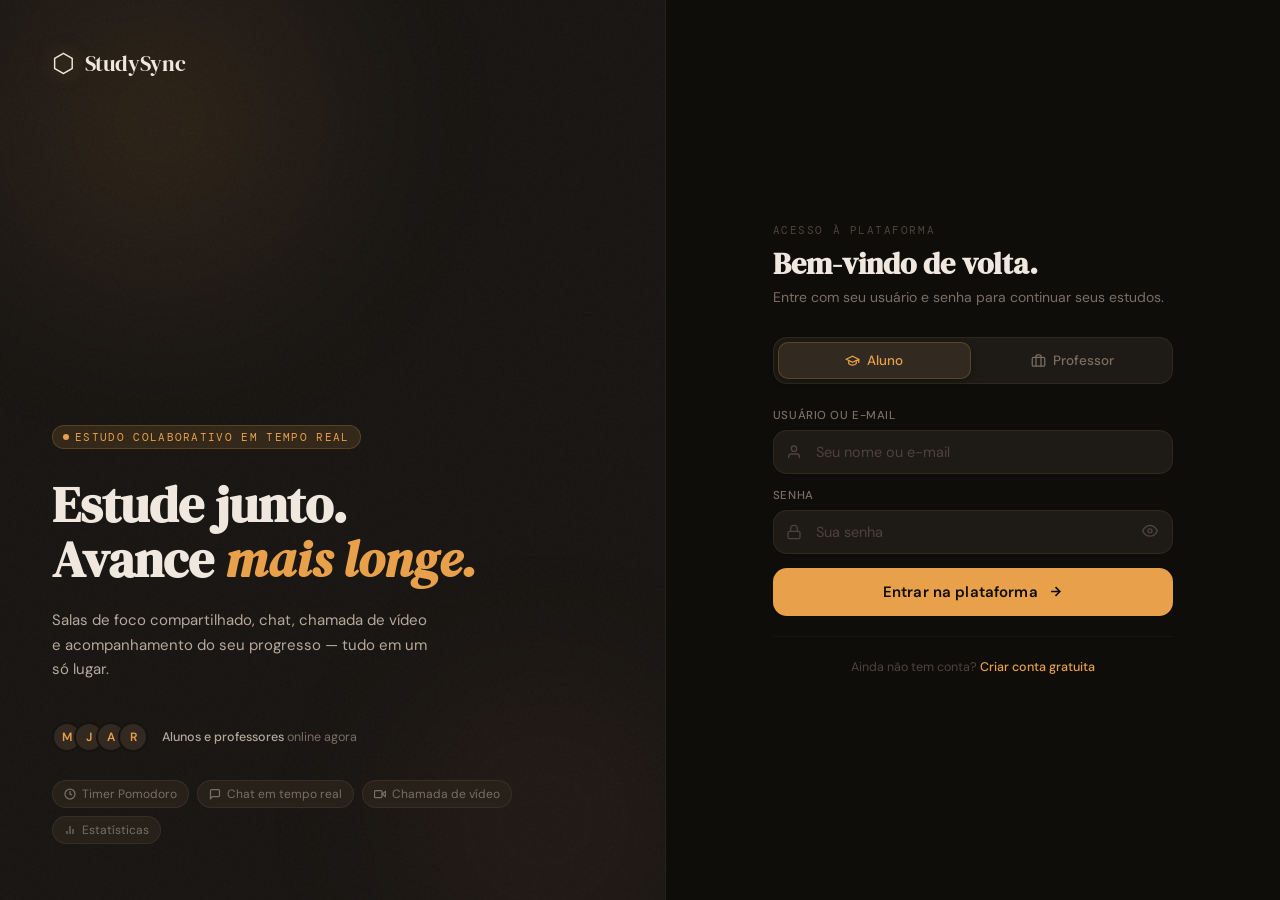
<file: static/html/auth.html>
<!DOCTYPE html>
<html lang="pt-BR">
<head>
  <meta charset="UTF-8"/>
  <meta name="viewport" content="width=device-width, initial-scale=1.0"/>
  <title>Lorac — Entrar</title>
  <link rel="preconnect" href="https://fonts.googleapis.com"/>
  <link rel="preconnect" href="https://fonts.gstatic.com" crossorigin/>
  <link href="https://fonts.googleapis.com/css2?family=DM+Serif+Display:ital@0;1&family=DM+Mono:ital,wght@0,300;0,400;0,500;1,300&family=DM+Sans:ital,opsz,wght@0,9..40,300;0,9..40,400;0,9..40,500;0,9..40,600;1,9..40,300&display=swap" rel="stylesheet"/>
  <style>
    :root {
      --bg-0:#0f0d0a; --bg-1:#161310; --bg-2:#1e1a15; --bg-3:#27211a;
      --bg-4:#322a21; --bg-5:#3d342a;
      --accent:#e8a04a; --accent-soft:rgba(232,160,74,.13); --accent-glow:0 0 32px rgba(232,160,74,.25);
      --accent-dim:rgba(232,160,74,.08); --border-warm:rgba(232,160,74,.22);
      --terracotta:#c96a4a; --sage:#7a9e7e; --dust:#b8a89a;
      --text-0:#f0e8de; --text-1:#b8a89a; --text-2:#7a6e65; --text-3:#4d433c;
      --border:rgba(255,220,170,.07); --border-subtle:rgba(255,220,170,.04);
      --font-display:'DM Serif Display',Georgia,serif;
      --font-body:'DM Sans',system-ui,sans-serif;
      --font-mono:'DM Mono','Courier New',monospace;
      --radius-sm:8px; --radius-md:14px; --radius-lg:22px;
      --ease-out:cubic-bezier(.16,1,.3,1); --ease-spring:cubic-bezier(.34,1.56,.64,1);
      --t-fast:.12s; --t-base:.22s; --t-slow:.4s;
      --shadow-md:0 4px 16px rgba(0,0,0,.5),0 1px 3px rgba(0,0,0,.4);
      --shadow-lg:0 12px 40px rgba(0,0,0,.6),0 4px 12px rgba(0,0,0,.4);
    }
    *,*::before,*::after{box-sizing:border-box;margin:0;padding:0}
    html,body{height:100%;font-family:var(--font-body);background:var(--bg-0);color:var(--text-0);-webkit-font-smoothing:antialiased}
    body{overflow:hidden}

    .page{position:fixed;inset:0;display:flex;opacity:0;pointer-events:none;transition:opacity var(--t-slow) var(--ease-out)}
    .page.active{opacity:1;pointer-events:all}

    
    .split-left{
      position:relative;width:52%;background:var(--bg-1);overflow:hidden;
      border-right:1px solid var(--border);flex-shrink:0;
    }
    .split-right{
      flex:1;display:flex;align-items:center;justify-content:center;
      background:var(--bg-0);overflow-y:auto;padding:40px 48px;
    }

    .glow{position:absolute;border-radius:50%;filter:blur(80px);pointer-events:none}
    .glow-1{width:480px;height:480px;top:-120px;left:-80px;background:radial-gradient(circle,rgba(232,160,74,.15) 0%,transparent 70%);animation:glowDrift 8s ease-in-out infinite alternate}
    .glow-2{width:360px;height:360px;bottom:-100px;right:-60px;background:radial-gradient(circle,rgba(201,106,74,.12) 0%,transparent 70%);animation:glowDrift 12s ease-in-out infinite alternate-reverse}
    @keyframes glowDrift{from{transform:translate(0,0) scale(1)}to{transform:translate(30px,20px) scale(1.08)}}

   
    .split-left::before{content:'';position:absolute;inset:0;background-image:url("data:image/svg+xml,%3Csvg viewBox='0 0 256 256' xmlns='http://www.w3.org/2000/svg'%3E%3Cfilter id='noise'%3E%3CfeTurbulence type='fractalNoise' baseFrequency='0.9' numOctaves='4' stitchTiles='stitch'/%3E%3C/filter%3E%3Crect width='100%25' height='100%25' filter='url(%23noise)' opacity='0.04'/%3E%3C/svg%3E");pointer-events:none;z-index:1}

    .panel-inner{position:relative;z-index:2;height:100%;display:flex;flex-direction:column;padding:48px 52px}


    .logo{display:flex;align-items:center;gap:10px}
    .logo-icon{font-size:26px;line-height:1;filter:drop-shadow(0 0 8px rgba(232,160,74,.5))}
    .logo-text{font-family:var(--font-display);font-size:22px;color:var(--text-0);letter-spacing:-.01em}

    
    .hero{margin-top:auto;padding-bottom:8px}
    .tag{display:inline-flex;align-items:center;gap:6px;font-family:var(--font-mono);font-size:11px;letter-spacing:.12em;text-transform:uppercase;color:var(--accent);background:var(--accent-soft);border:1px solid var(--border-warm);padding:4px 10px;border-radius:100px;margin-bottom:28px}
    .tag-dot{width:6px;height:6px;background:var(--accent);border-radius:50%;animation:pulse 2s ease-in-out infinite}
    @keyframes pulse{0%,100%{opacity:1;transform:scale(1)}50%{opacity:.5;transform:scale(.8)}}
    .headline{font-family:var(--font-display);font-size:clamp(36px,4vw,54px);line-height:1.08;color:var(--text-0);margin-bottom:20px}
    .headline em{font-style:italic;color:var(--accent)}
    .subtitle{font-size:15px;line-height:1.65;color:var(--text-1);max-width:380px}

  
    .social-proof{margin-top:40px;display:flex;align-items:center;gap:14px}
    .avatars{display:flex}
    .av{width:30px;height:30px;border-radius:50%;border:2px solid var(--bg-1);background:var(--bg-4);display:flex;align-items:center;justify-content:center;font-size:12px;font-weight:600;color:var(--accent);margin-left:-8px}
    .av:first-child{margin-left:0}
    .social-text{font-size:12.5px;color:var(--text-2)}
    .social-text strong{color:var(--text-1);font-weight:500}

    
    .pills{margin-top:28px;display:flex;flex-wrap:wrap;gap:8px}
    .pill{display:flex;align-items:center;gap:6px;font-size:12px;color:var(--text-2);background:var(--bg-3);border:1px solid var(--border);padding:5px 11px;border-radius:100px}

   
    .form-card{width:100%;max-width:400px}

    .form-eyebrow{font-family:var(--font-mono);font-size:11px;letter-spacing:.14em;text-transform:uppercase;color:var(--text-3);margin-bottom:10px}
    .form-title{font-family:var(--font-display);font-size:30px;line-height:1.1;color:var(--text-0);margin-bottom:6px}
    .form-desc{font-size:14px;color:var(--text-2);margin-bottom:28px;line-height:1.6}

   
    .role-tabs{display:flex;gap:6px;margin-bottom:24px;background:var(--bg-2);border:1px solid var(--border);border-radius:var(--radius-md);padding:4px}
    .role-tab{flex:1;display:flex;align-items:center;justify-content:center;gap:7px;padding:9px 12px;border-radius:10px;cursor:pointer;font-size:13.5px;font-weight:500;color:var(--text-2);border:none;background:transparent;transition:all var(--t-base);font-family:var(--font-body)}
    .role-tab svg{flex-shrink:0}
    .role-tab:hover{color:var(--text-1);background:var(--bg-3)}
    .role-tab.active{background:var(--bg-4);color:var(--accent);border:1px solid var(--border-warm);box-shadow:0 2px 8px rgba(0,0,0,.3)}


    .field{margin-bottom:14px}
    .label{display:flex;align-items:center;justify-content:space-between;font-size:11.5px;font-weight:500;letter-spacing:.05em;text-transform:uppercase;color:var(--text-2);margin-bottom:7px}
    .input-wrap{position:relative}
    .input-icon{position:absolute;left:13px;top:50%;transform:translateY(-50%);color:var(--text-3);pointer-events:none;transition:color var(--t-base)}
    .input-wrap:focus-within .input-icon{color:var(--accent)}
    .input{width:100%;background:var(--bg-2);border:1px solid var(--border);border-radius:var(--radius-md);padding:12px 13px 12px 42px;font-family:var(--font-body);font-size:14.5px;color:var(--text-0);outline:none;transition:border-color var(--t-base),background var(--t-base),box-shadow var(--t-base)}
    .input::placeholder{color:var(--text-3)}
    .input:focus{border-color:var(--border-warm);background:var(--bg-3);box-shadow:0 0 0 3px rgba(232,160,74,.1)}
    .input.err{border-color:rgba(192,57,43,.55);box-shadow:0 0 0 3px rgba(192,57,43,.1)}
    .input.ok{border-color:rgba(122,158,126,.4)}
    .field-hint{font-size:11px;margin-top:4px;padding-left:2px;color:var(--text-3);min-height:15px;transition:color var(--t-fast)}
    .field-hint.err{color:#e07060}.field-hint.ok{color:var(--sage)}

    .pw-toggle{position:absolute;right:13px;top:50%;transform:translateY(-50%);background:none;border:none;color:var(--text-3);cursor:pointer;padding:2px;line-height:1;transition:color var(--t-fast)}
    .pw-toggle:hover{color:var(--text-1)}

    
    .input-check{position:absolute;right:13px;top:50%;transform:translateY(-50%);color:var(--sage);opacity:0;transition:opacity var(--t-base);pointer-events:none}
    .input.ok~.input-check{opacity:1}

   
    .pw-strength{display:flex;gap:4px;margin-top:6px}
    .pw-seg{flex:1;height:3px;border-radius:2px;background:var(--bg-4);transition:background var(--t-base)}
    .pw-seg.weak{background:#c9444a}.pw-seg.mid{background:#e8a04a}.pw-seg.strong{background:var(--sage)}

    .avatar-row{display:flex;gap:8px;flex-wrap:wrap;margin-top:4px}
    .av-opt{width:40px;height:40px;border-radius:50%;background:var(--bg-3);border:2px solid var(--border);cursor:pointer;font-size:18px;display:flex;align-items:center;justify-content:center;transition:all var(--t-base);user-select:none}
    .av-opt:hover{border-color:var(--border-warm);background:var(--bg-4)}
    .av-opt.sel{border-color:var(--accent);background:var(--accent-soft);box-shadow:0 0 0 3px rgba(232,160,74,.15)}

    
    .btn{width:100%;display:flex;align-items:center;justify-content:center;gap:10px;padding:14px 20px;background:var(--accent);color:var(--bg-0);border:none;border-radius:var(--radius-md);font-family:var(--font-body);font-size:15px;font-weight:600;cursor:pointer;transition:all var(--t-base);position:relative;overflow:hidden;letter-spacing:.01em;margin-top:6px}
    .btn:hover:not(:disabled){background:#f0b060;box-shadow:var(--accent-glow),0 4px 12px rgba(0,0,0,.4)}
    .btn:active:not(:disabled){transform:scale(.99)}
    .btn:disabled{opacity:.6;cursor:not-allowed}
    .btn-spinner{display:none;width:16px;height:16px;border:2.5px solid rgba(0,0,0,.25);border-top-color:var(--bg-0);border-radius:50%;animation:spin .8s linear infinite;flex-shrink:0}
    .btn.loading .btn-spinner{display:block}
    .btn.loading .btn-label{opacity:.4}
    .btn.loading svg{display:none}
    @keyframes spin{to{transform:rotate(360deg)}}

    
    .btn-sec{width:100%;display:flex;align-items:center;justify-content:center;gap:8px;padding:12px 20px;background:transparent;color:var(--text-1);border:1px solid var(--border);border-radius:var(--radius-md);font-family:var(--font-body);font-size:14px;cursor:pointer;transition:all var(--t-base);margin-top:6px}
    .btn-sec:hover{background:var(--bg-3);border-color:var(--border-warm);color:var(--text-0)}

    
    .err-box{display:none;align-items:center;gap:8px;padding:10px 13px;background:rgba(192,57,43,.1);border:1px solid rgba(192,57,43,.3);border-radius:var(--radius-sm);font-size:13px;color:#e07060;margin-top:10px}
    .err-box.show{display:flex}

  
    .success-box{display:none;flex-direction:column;align-items:center;text-align:center;padding:32px 20px}
    .success-box.show{display:flex}
    .success-icon{width:64px;height:64px;border-radius:50%;background:rgba(122,158,126,.15);border:2px solid rgba(122,158,126,.4);display:flex;align-items:center;justify-content:center;font-size:28px;color:var(--sage);margin-bottom:20px}
    .success-box h3{font-family:var(--font-display);font-size:24px;color:var(--text-0);margin-bottom:8px}
    .success-box p{font-size:14px;color:var(--text-2);line-height:1.6;margin-bottom:20px}

   
    hr.rule{border:none;border-top:1px solid var(--border-subtle);margin:20px 0}

   
    .foot{font-size:12.5px;color:var(--text-3);text-align:center;margin-top:18px;line-height:1.6}
    .foot a{color:var(--accent);text-decoration:none;font-weight:500}
    .foot a:hover{text-decoration:underline}

    
    .steps{display:flex;align-items:center;gap:0;margin-bottom:24px}
    .step-ind{display:flex;align-items:center;gap:7px;font-size:11.5px;color:var(--text-3);font-family:var(--font-mono)}
    .step-ind.active{color:var(--accent)}
    .step-ind.done{color:var(--sage)}
    .step-num{width:21px;height:21px;border-radius:50%;border:1.5px solid currentColor;display:flex;align-items:center;justify-content:center;font-size:10.5px;font-weight:600;flex-shrink:0;transition:all var(--t-base)}
    .step-ind.active .step-num{background:var(--accent);border-color:var(--accent);color:var(--bg-0)}
    .step-ind.done .step-num{background:var(--sage);border-color:var(--sage);color:var(--bg-0)}
    .step-line{flex:1;height:1px;background:var(--border);margin:0 8px;max-width:36px;transition:background var(--t-base)}
    .step-line.done{background:var(--sage)}

   
    .select{width:100%;background:var(--bg-2);border:1px solid var(--border);border-radius:var(--radius-md);padding:12px 13px 12px 42px;font-family:var(--font-body);font-size:14.5px;color:var(--text-0);outline:none;transition:border-color var(--t-base),background var(--t-base),box-shadow var(--t-base);appearance:none;cursor:pointer}
    .select:focus{border-color:var(--border-warm);background:var(--bg-3);box-shadow:0 0 0 3px rgba(232,160,74,.1)}

    
    .textarea{resize:vertical;min-height:80px;padding-top:11px;line-height:1.5}

    
    .range{width:100%;accent-color:var(--accent)}

    
    .teacher-badge{display:inline-flex;align-items:center;gap:5px;font-size:11px;font-family:var(--font-mono);letter-spacing:.1em;text-transform:uppercase;background:rgba(201,106,74,.12);border:1px solid rgba(201,106,74,.3);color:var(--terracotta);padding:3px 9px;border-radius:100px;margin-bottom:16px}

 
    .deco-panel{width:48%;background:var(--bg-1);position:relative;overflow:hidden;border-left:1px solid var(--border);display:flex;flex-direction:column;align-items:center;justify-content:center;padding:60px 52px}
    .deco-panel::before{content:'';position:absolute;inset:0;background-image:url("data:image/svg+xml,%3Csvg viewBox='0 0 256 256' xmlns='http://www.w3.org/2000/svg'%3E%3Cfilter id='noise'%3E%3CfeTurbulence type='fractalNoise' baseFrequency='0.9' numOctaves='4' stitchTiles='stitch'/%3E%3C/filter%3E%3Crect width='100%25' height='100%25' filter='url(%23noise)' opacity='0.04'/%3E%3C/svg%3E");pointer-events:none;z-index:1}
    .deco-inner{position:relative;z-index:2;width:100%;max-width:340px}
    .deco-tag{font-family:var(--font-mono);font-size:10.5px;letter-spacing:.14em;text-transform:uppercase;color:var(--text-3);margin-bottom:32px}
    .stat-cards{display:grid;grid-template-columns:1fr 1fr;gap:12px;margin-bottom:32px}
    .stat-card{background:var(--bg-3);border:1px solid var(--border);border-radius:var(--radius-md);padding:16px}
    .stat-num{font-family:var(--font-display);font-size:28px;color:var(--accent);margin-bottom:4px}
    .stat-lbl{font-size:12px;color:var(--text-2);line-height:1.4}
    .testimonial{background:var(--bg-3);border:1px solid var(--border);border-radius:var(--radius-md);padding:18px;margin-bottom:20px}
    .testimonial p{font-size:13px;color:var(--text-1);line-height:1.65;font-style:italic;margin-bottom:14px}
    .test-author{display:flex;align-items:center;gap:10px}
    .test-av{width:32px;height:32px;border-radius:50%;background:var(--bg-4);display:flex;align-items:center;justify-content:center;font-size:14px;color:var(--accent);font-weight:600;border:1.5px solid var(--border-warm)}
    .test-name{font-size:13px;font-weight:500;color:var(--text-0)}
    .test-role{font-size:11.5px;color:var(--text-2)}
    .progress-area{}
    .prog-lbl{display:flex;justify-content:space-between;font-size:12px;color:var(--text-2);margin-bottom:6px}
    .prog-lbl span:last-child{color:var(--accent)}
    .prog-track{height:4px;background:var(--bg-4);border-radius:4px;overflow:hidden}
    .prog-fill{height:100%;width:72%;background:linear-gradient(90deg,var(--terracotta),var(--accent));border-radius:4px;animation:fillIn 1.2s var(--ease-out) .5s both}
    @keyframes fillIn{from{width:0}to{width:72%}}

    
    @media(max-width:860px){
      body{overflow-y:auto}
      .page{position:relative;flex-direction:column;height:auto;min-height:100vh}
      .page.active{display:flex}
      .split-left,.split-right{width:100%}
      .split-left{min-height:220px}
      .split-right{padding:32px 24px 60px}
      .panel-inner{padding:32px 28px}
      .hero{margin-top:20px}
      .headline{font-size:32px}
      .deco-panel{display:none}
      body{overflow:auto}
    }
  </style>
</head>
<body>


<div id="page-login" class="page active">
 
  <div class="split-left">
    <div class="glow glow-1"></div>
    <div class="glow glow-2"></div>
    <div class="panel-inner">
      <div class="logo">
        <span class="logo-icon">⬡</span>
        <span class="logo-text">StudySync</span>
      </div>
      <div class="hero">
        <div class="tag"><span class="tag-dot"></span>Estudo colaborativo em tempo real</div>
        <h1 class="headline">Estude junto.<br>Avance <em>mais longe.</em></h1>
        <p class="subtitle">Salas de foco compartilhado, chat, chamada de vídeo e acompanhamento do seu progresso — tudo em um só lugar.</p>
        <div class="social-proof">
          <div class="avatars">
            <div class="av">M</div><div class="av">J</div><div class="av">A</div><div class="av">R</div>
          </div>
          <p class="social-text"><strong>Alunos e professores</strong> online agora</p>
        </div>
        <div class="pills">
          <span class="pill">
            <svg width="12" height="12" viewBox="0 0 24 24" fill="none" stroke="currentColor" stroke-width="2.5"><circle cx="12" cy="12" r="10"/><polyline points="12 6 12 12 16 14"/></svg>
            Timer Pomodoro
          </span>
          <span class="pill">
            <svg width="12" height="12" viewBox="0 0 24 24" fill="none" stroke="currentColor" stroke-width="2.5"><path d="M21 15a2 2 0 01-2 2H7l-4 4V5a2 2 0 012-2h14a2 2 0 012 2z"/></svg>
            Chat em tempo real
          </span>
          <span class="pill">
            <svg width="12" height="12" viewBox="0 0 24 24" fill="none" stroke="currentColor" stroke-width="2.5"><polygon points="23 7 16 12 23 17 23 7"/><rect x="1" y="5" width="15" height="14" rx="2"/></svg>
            Chamada de vídeo
          </span>
          <span class="pill">
            <svg width="12" height="12" viewBox="0 0 24 24" fill="none" stroke="currentColor" stroke-width="2.5"><path d="M18 20V10M12 20V4M6 20v-6"/></svg>
            Estatísticas
          </span>
        </div>
      </div>
    </div>
  </div>


  <div class="split-right">
    <div class="form-card">
      <p class="form-eyebrow">Acesso à plataforma</p>
      <h2 class="form-title">Bem-vindo de volta.</h2>
      <p class="form-desc">Entre com seu usuário e senha para continuar seus estudos.</p>

    
      <div class="role-tabs" id="login-role-tabs">
        <button class="role-tab active" id="login-tab-aluno" onclick="setLoginRole('aluno')">
          <svg width="15" height="15" viewBox="0 0 24 24" fill="none" stroke="currentColor" stroke-width="2"><path d="M22 10v6M2 10l10-5 10 5-10 5z"/><path d="M6 12v5c3 3 9 3 12 0v-5"/></svg>
          Aluno
        </button>
        <button class="role-tab" id="login-tab-professor" onclick="setLoginRole('professor')">
          <svg width="15" height="15" viewBox="0 0 24 24" fill="none" stroke="currentColor" stroke-width="2"><rect x="2" y="7" width="20" height="14" rx="2"/><path d="M16 21V5a2 2 0 00-2-2h-4a2 2 0 00-2 2v16"/></svg>
          Professor
        </button>
      </div>

      <div class="field">
        <label class="label" for="login-username">Usuário ou e-mail</label>
        <div class="input-wrap">
          <svg class="input-icon" width="16" height="16" viewBox="0 0 24 24" fill="none" stroke="currentColor" stroke-width="2"><path d="M20 21v-2a4 4 0 00-4-4H8a4 4 0 00-4 4v2"/><circle cx="12" cy="7" r="4"/></svg>
          <input id="login-username" class="input" type="text" placeholder="Seu nome ou e-mail" autocomplete="username" oninput="clearLoginErr()" onkeydown="if(event.key==='Enter')doLogin()"/>
        </div>
      </div>

  
      <div class="field">
        <label class="label" for="login-password">Senha</label>
        <div class="input-wrap">
          <svg class="input-icon" width="16" height="16" viewBox="0 0 24 24" fill="none" stroke="currentColor" stroke-width="2"><rect x="3" y="11" width="18" height="11" rx="2"/><path d="M7 11V7a5 5 0 0110 0v4"/></svg>
          <input id="login-password" class="input" type="password" placeholder="Sua senha" autocomplete="current-password" oninput="clearLoginErr()" onkeydown="if(event.key==='Enter')doLogin()"/>
          <button class="pw-toggle" type="button" onclick="togglePw('login-password', this)" title="Mostrar/ocultar senha">
            <svg width="16" height="16" viewBox="0 0 24 24" fill="none" stroke="currentColor" stroke-width="2"><path d="M1 12s4-8 11-8 11 8 11 8-4 8-11 8-11-8-11-8z"/><circle cx="12" cy="12" r="3"/></svg>
          </button>
        </div>
      </div>

      <button class="btn" id="login-btn" onclick="doLogin()">
        <span class="btn-spinner"></span>
        <span class="btn-label">Entrar na plataforma</span>
        <svg width="15" height="15" viewBox="0 0 24 24" fill="none" stroke="currentColor" stroke-width="2.5"><path d="M5 12h14M12 5l7 7-7 7"/></svg>
      </button>

      <div class="err-box" id="login-err">
        <svg width="14" height="14" viewBox="0 0 24 24" fill="none" stroke="currentColor" stroke-width="2.5"><circle cx="12" cy="12" r="10"/><line x1="12" y1="8" x2="12" y2="12"/><line x1="12" y1="16" x2="12.01" y2="16"/></svg>
        <span id="login-err-text">Usuário ou senha incorretos.</span>
      </div>

      <hr class="rule"/>
      <p class="foot">Ainda não tem conta? <a href="#" onclick="goSignup();return false;">Criar conta gratuita</a></p>
    </div>
  </div>
</div>


<div id="page-signup" class="page">
  <!-- LEFT FORM -->
  <div class="split-right" style="width:52%;border-right:1px solid var(--border)">
    <div class="form-card">
      <div class="logo" style="margin-bottom:28px">
        <span class="logo-icon">⬡</span>
        <span class="logo-text">StudySync</span>
      </div>

     
      <div class="steps" id="signup-steps">
        <div class="step-ind active" id="s-ind-1"><div class="step-num">1</div><span>Conta</span></div>
        <div class="step-line" id="s-line-1"></div>
        <div class="step-ind" id="s-ind-2"><div class="step-num">2</div><span>Perfil</span></div>
        <div class="step-line" id="s-line-2"></div>
        <div class="step-ind" id="s-ind-3"><div class="step-num">3</div><span>Pronto!</span></div>
      </div>


      <div id="signup-s1">
        <p class="form-eyebrow">Criar conta gratuita</p>
        <h2 class="form-title">Quem é você?</h2>
        <p class="form-desc">Escolha seu perfil e configure seu acesso.</p>

        <!-- Role tabs -->
        <div class="role-tabs">
          <button class="role-tab active" id="tab-aluno" onclick="setRole('aluno')">
            <svg width="15" height="15" viewBox="0 0 24 24" fill="none" stroke="currentColor" stroke-width="2"><path d="M22 10v6M2 10l10-5 10 5-10 5z"/><path d="M6 12v5c3 3 9 3 12 0v-5"/></svg>
            Aluno
          </button>
          <button class="role-tab" id="tab-professor" onclick="setRole('professor')">
            <svg width="15" height="15" viewBox="0 0 24 24" fill="none" stroke="currentColor" stroke-width="2"><rect x="2" y="7" width="20" height="14" rx="2"/><path d="M16 21V5a2 2 0 00-2-2h-4a2 2 0 00-2 2v16"/></svg>
            Professor
          </button>
        </div>

        <div class="field">
          <label class="label" for="su-username">
            Nome de usuário
            <span class="label" id="su-user-avail" style="text-transform:none;letter-spacing:0;font-size:11px"></span>
          </label>
          <div class="input-wrap">
            <svg class="input-icon" width="16" height="16" viewBox="0 0 24 24" fill="none" stroke="currentColor" stroke-width="2"><path d="M20 21v-2a4 4 0 00-4-4H8a4 4 0 00-4 4v2"/><circle cx="12" cy="7" r="4"/></svg>
            <input id="su-username" class="input" type="text" placeholder="Ex.: Maria, Joao123…" maxlength="40" autocomplete="off" oninput="debounceCheckUsername()"/>
            <svg class="input-check" width="14" height="14" viewBox="0 0 24 24" fill="none" stroke="currentColor" stroke-width="2.5"><polyline points="20 6 9 17 4 12"/></svg>
          </div>
          <div class="field-hint" id="h-username">Mínimo 2 caracteres.</div>
        </div>

        <div class="field">
          <label class="label" for="su-email">
            E-mail <span style="color:var(--text-3);font-size:10px;text-transform:none;letter-spacing:0">(opcional)</span>
          </label>
          <div class="input-wrap">
            <svg class="input-icon" width="16" height="16" viewBox="0 0 24 24" fill="none" stroke="currentColor" stroke-width="2"><path d="M4 4h16c1.1 0 2 .9 2 2v12c0 1.1-.9 2-2 2H4c-1.1 0-2-.9-2-2V6c0-1.1.9-2 2-2z"/><polyline points="22,6 12,13 2,6"/></svg>
            <input id="su-email" class="input" type="email" placeholder="voce@email.com" autocomplete="email" oninput="validateEmail()"/>
            <svg class="input-check" width="14" height="14" viewBox="0 0 24 24" fill="none" stroke="currentColor" stroke-width="2.5"><polyline points="20 6 9 17 4 12"/></svg>
          </div>
          <div class="field-hint" id="h-email">Usado para recuperação de conta.</div>
        </div>

        <div class="field">
          <label class="label" for="su-pw">Senha</label>
          <div class="input-wrap">
            <svg class="input-icon" width="16" height="16" viewBox="0 0 24 24" fill="none" stroke="currentColor" stroke-width="2"><rect x="3" y="11" width="18" height="11" rx="2"/><path d="M7 11V7a5 5 0 0110 0v4"/></svg>
            <input id="su-pw" class="input" type="password" placeholder="Mínimo 6 caracteres" autocomplete="new-password" oninput="checkPwStrength()"/>
            <button class="pw-toggle" type="button" onclick="togglePw('su-pw',this)">
              <svg width="16" height="16" viewBox="0 0 24 24" fill="none" stroke="currentColor" stroke-width="2"><path d="M1 12s4-8 11-8 11 8 11 8-4 8-11 8-11-8-11-8z"/><circle cx="12" cy="12" r="3"/></svg>
            </button>
          </div>
          <div class="pw-strength" id="pw-strength">
            <div class="pw-seg" id="ps1"></div><div class="pw-seg" id="ps2"></div><div class="pw-seg" id="ps3"></div>
          </div>
          <div class="field-hint" id="h-pw">Mínimo 6 caracteres.</div>
        </div>

        <div class="field">
          <label class="label" for="su-pw2">Confirmar senha</label>
          <div class="input-wrap">
            <svg class="input-icon" width="16" height="16" viewBox="0 0 24 24" fill="none" stroke="currentColor" stroke-width="2"><rect x="3" y="11" width="18" height="11" rx="2"/><path d="M7 11V7a5 5 0 0110 0v4"/></svg>
            <input id="su-pw2" class="input" type="password" placeholder="Repita a senha" autocomplete="new-password" oninput="checkPw2()"/>
            <button class="pw-toggle" type="button" onclick="togglePw('su-pw2',this)">
              <svg width="16" height="16" viewBox="0 0 24 24" fill="none" stroke="currentColor" stroke-width="2"><path d="M1 12s4-8 11-8 11 8 11 8-4 8-11 8-11-8-11-8z"/><circle cx="12" cy="12" r="3"/></svg>
            </button>
          </div>
          <div class="field-hint" id="h-pw2"></div>
        </div>

        <button class="btn" onclick="goS2()">
          <span class="btn-spinner"></span>
          <span class="btn-label">Continuar</span>
          <svg width="15" height="15" viewBox="0 0 24 24" fill="none" stroke="currentColor" stroke-width="2.5"><path d="M5 12h14M12 5l7 7-7 7"/></svg>
        </button>

        <div class="err-box" id="err-s1">
          <svg width="14" height="14" viewBox="0 0 24 24" fill="none" stroke="currentColor" stroke-width="2.5"><circle cx="12" cy="12" r="10"/><line x1="12" y1="8" x2="12" y2="12"/><line x1="12" y1="16" x2="12.01" y2="16"/></svg>
          <span id="err-s1-text">Preencha os campos corretamente.</span>
        </div>

        <hr class="rule"/>
        <p class="foot">Já tem conta? <a href="#" onclick="goLogin();return false;">Entrar agora</a></p>
      </div>

      
      <div id="signup-s2" style="display:none">
        <p class="form-eyebrow">Personalizar perfil</p>
        <h2 class="form-title" id="s2-title">Olá, <span id="s2-name"></span>!</h2>
        <p class="form-desc">Conte um pouco sobre você para personalizar sua experiência.</p>

        
        <div class="field">
          <div class="label">Escolha seu avatar</div>
          <div class="avatar-row" id="avatar-row">
            <div class="av-opt sel" data-e="🦊" onclick="selAvatar(this)">🦊</div>
            <div class="av-opt" data-e="🐻" onclick="selAvatar(this)">🐻</div>
            <div class="av-opt" data-e="🐨" onclick="selAvatar(this)">🐨</div>
            <div class="av-opt" data-e="🦁" onclick="selAvatar(this)">🦁</div>
            <div class="av-opt" data-e="🐙" onclick="selAvatar(this)">🐙</div>
            <div class="av-opt" data-e="🦅" onclick="selAvatar(this)">🦅</div>
            <div class="av-opt" data-e="🌿" onclick="selAvatar(this)">🌿</div>
            <div class="av-opt" data-e="⚡" onclick="selAvatar(this)">⚡</div>
          </div>
        </div>

        <div class="field">
          <label class="label" id="area-label" for="su-area">Área de estudo</label>
          <div class="input-wrap">
            <svg class="input-icon" width="16" height="16" viewBox="0 0 24 24" fill="none" stroke="currentColor" stroke-width="2"><path d="M2 3h6a4 4 0 014 4v14a3 3 0 00-3-3H2z"/><path d="M22 3h-6a4 4 0 00-4 4v14a3 3 0 013-3h7z"/></svg>
            <select id="su-area" class="select">
              <option value="">Selecionar…</option>
              <option>Matemática</option>
              <option>Português</option>
              <option>Ciências Naturais</option>
              <option>História &amp; Geografia</option>
              <option>Programação &amp; Tecnologia</option>
              <option>Artes &amp; Design</option>
              <option>Idiomas</option>
              <option>Concursos Públicos</option>
              <option>Outro</option>
            </select>
          </div>
        </div>

   
        <div class="field">
          <label class="label">Meta diária: <span id="goal-val" style="color:var(--accent)">60 min</span></label>
          <input id="su-goal" class="range" type="range" min="15" max="480" step="15" value="60" oninput="document.getElementById('goal-val').textContent=this.value+' min'"/>
        </div>

     
        <div class="field">
          <label class="label" for="su-bio">Bio <span style="color:var(--text-3);font-size:10px;text-transform:none;letter-spacing:0">(opcional)</span></label>
          <div class="input-wrap">
            <svg class="input-icon" style="top:14px;transform:none" width="16" height="16" viewBox="0 0 24 24" fill="none" stroke="currentColor" stroke-width="2"><line x1="21" y1="10" x2="3" y2="10"/><line x1="21" y1="6" x2="3" y2="6"/><line x1="21" y1="14" x2="3" y2="14"/><line x1="21" y1="18" x2="3" y2="18"/></svg>
            <textarea id="su-bio" class="input textarea" placeholder="Fale um pouco sobre você…" maxlength="160" oninput="document.getElementById('h-bio').textContent=this.value.length+'/160'"></textarea>
          </div>
          <div class="field-hint" id="h-bio">0/160</div>
        </div>

        <button class="btn" id="s2-btn" onclick="submitSignup()">
          <span class="btn-spinner"></span>
          <span class="btn-label">Criar minha conta</span>
          <svg width="15" height="15" viewBox="0 0 24 24" fill="none" stroke="currentColor" stroke-width="2.5"><path d="M5 12h14M12 5l7 7-7 7"/></svg>
        </button>
        <button class="btn-sec" onclick="goS1Back()">
          <svg width="14" height="14" viewBox="0 0 24 24" fill="none" stroke="currentColor" stroke-width="2.5"><path d="M19 12H5M12 19l-7-7 7-7"/></svg>
          Voltar
        </button>

        <div class="err-box" id="err-s2">
          <svg width="14" height="14" viewBox="0 0 24 24" fill="none" stroke="currentColor" stroke-width="2.5"><circle cx="12" cy="12" r="10"/><line x1="12" y1="8" x2="12" y2="12"/><line x1="12" y1="16" x2="12.01" y2="16"/></svg>
          <span id="err-s2-text">Erro ao criar conta. Tente novamente.</span>
        </div>
      </div>

     
      <div id="signup-s3" style="display:none">
        <div class="success-box show">
          <div class="success-icon">✓</div>
          <h3 id="s3-title">Bem-vindo!</h3>
          <p id="s3-desc">Sua conta foi criada com sucesso.<br>Você já pode entrar nas salas de estudo.</p>
          <button class="btn" style="width:auto;padding:12px 32px" onclick="enterApp()">
            <span class="btn-label">Entrar na plataforma</span>
            <svg width="15" height="15" viewBox="0 0 24 24" fill="none" stroke="currentColor" stroke-width="2.5"><path d="M5 12h14M12 5l7 7-7 7"/></svg>
          </button>
        </div>
      </div>

    </div>
  </div>

 
  <div class="deco-panel">
    <div class="glow glow-1"></div>
    <div class="glow glow-2"></div>
    <div class="deco-inner">
      <p class="deco-tag">Por que entrar agora</p>
      <div class="stat-cards">
        <div class="stat-card"><div class="stat-num">3.2×</div><div class="stat-lbl">mais produtivo estudando em grupo</div></div>
        <div class="stat-card"><div class="stat-num">47%</div><div class="stat-lbl">mais retenção com foco ativo</div></div>
        <div class="stat-card"><div class="stat-num">12k+</div><div class="stat-lbl">sessões de estudo registradas</div></div>
        <div class="stat-card"><div class="stat-num">98%</div><div class="stat-lbl">dos usuários voltam no dia seguinte</div></div>
      </div>
      <div class="testimonial">
        <p>"Finalmente mantive uma rotina de estudos de verdade. A sala de foco compartilhado faz toda a diferença — não tem como desistir quando todo mundo está junto."</p>
        <div class="test-author">
          <div class="test-av">C</div>
          <div><div class="test-name">Carolina M.</div><div class="test-role">Medicina • 3º ano</div></div>
        </div>
      </div>
      <div class="progress-area">
        <div class="prog-lbl"><span>Usuários ativos hoje</span><span>72%</span></div>
        <div class="prog-track"><div class="prog-fill"></div></div>
      </div>
    </div>
  </div>
</div>


<script>

const S = {
  loginRole: 'aluno',
  signupRole: 'aluno',
  username: '',
  email: '',
  password: '',
  avatar: '🦊',
  area: '',
  bio: '',
  goal: 60,
  createdUser: null,
};

function goSignup() {
  document.getElementById('page-login').classList.remove('active');
  document.getElementById('page-signup').classList.add('active');
  setTimeout(() => document.getElementById('su-username')?.focus(), 300);
}
function goLogin() {
  document.getElementById('page-signup').classList.remove('active');
  document.getElementById('page-login').classList.add('active');
  setTimeout(() => document.getElementById('login-id')?.focus(), 300);
}


function setLoginRole(r) {
  S.loginRole = r;
  document.getElementById('login-tab-aluno').classList.toggle('active', r === 'aluno');
  document.getElementById('login-tab-professor').classList.toggle('active', r === 'professor');
}

function setRole(r) {
  S.signupRole = r;
  document.getElementById('tab-aluno').classList.toggle('active', r === 'aluno');
  document.getElementById('tab-professor').classList.toggle('active', r === 'professor');
  // Update area label
  const lbl = document.getElementById('area-label');
  lbl.textContent = r === 'professor' ? 'Área de ensino' : 'Área de estudo';
}



function togglePw(id, btn) {
  const inp = document.getElementById(id);
  const showing = inp.type === 'text';
  inp.type = showing ? 'password' : 'text';
  btn.innerHTML = showing
    ? `<svg width="16" height="16" viewBox="0 0 24 24" fill="none" stroke="currentColor" stroke-width="2"><path d="M1 12s4-8 11-8 11 8 11 8-4 8-11 8-11-8-11-8z"/><circle cx="12" cy="12" r="3"/></svg>`
    : `<svg width="16" height="16" viewBox="0 0 24 24" fill="none" stroke="currentColor" stroke-width="2"><path d="M17.94 17.94A10.07 10.07 0 0112 20c-7 0-11-8-11-8a18.45 18.45 0 015.06-5.94M9.9 4.24A9.12 9.12 0 0112 4c7 0 11 8 11 8a18.5 18.5 0 01-2.16 3.19m-6.72-1.07a3 3 0 11-4.24-4.24"/><line x1="1" y1="1" x2="23" y2="23"/></svg>`;
}


function clearLoginErr() {
  document.getElementById('login-err').classList.remove('show');
}

async function doLogin() {
    const identifier = document.getElementById('login-username').value.trim();
    const password   = document.getElementById('login-password').value;
  const btn        = document.getElementById('login-btn');
  const errBox     = document.getElementById('login-err');
  const errTxt     = document.getElementById('login-err-text');

  if (!identifier) { showLoginErr('Informe seu usuário ou e-mail.'); document.getElementById('login-username').focus(); return; }
  if (!password)   { showLoginErr('Informe sua senha.'); document.getElementById('login-password').focus(); return; }

  btn.classList.add('loading'); btn.disabled = true; clearLoginErr();

  try {
    const res = await fetch('/api/auth/login', {
      method: 'POST',
      headers: {'Content-Type':'application/json'},
      body: JSON.stringify({ identifier, password, role: S.loginRole })
    });

    const data = await res.json();

    if (!res.ok) {
      showLoginErr(data.detail || 'Usuário ou senha incorretos.');
      return;
    }

   
    if (data.user.role && data.user.role !== S.loginRole) {
      const label = data.user.role === 'professor' ? 'professor' : 'aluno';
      showLoginErr(`Esta conta é de ${label}. Selecione o perfil correto.`);
      return;
    }

    localStorage.setItem('studysync_user', JSON.stringify(data.user));
    enterApp(data.user);

  } catch(e) {
    showLoginErr('Não foi possível conectar ao servidor.');
    console.error(e);
  } finally {
    btn.classList.remove('loading'); btn.disabled = false;
  }
}

function showLoginErr(msg) {
  document.getElementById('login-err-text').textContent = msg;
  document.getElementById('login-err').classList.add('show');
}


let usernameTimer = null;
let usernameAvailable = null;

function debounceCheckUsername() {
  clearTimeout(usernameTimer);
  usernameTimer = setTimeout(checkUsername, 500);
 
  const val = document.getElementById('su-username').value.trim();
  const inp = document.getElementById('su-username');
  const hint = document.getElementById('h-username');
  if (val.length === 0) { inp.classList.remove('ok','err'); hint.textContent='Mínimo 2 caracteres.'; hint.className='field-hint'; usernameAvailable=null; return; }
  if (val.length < 2)   { inp.classList.add('err'); inp.classList.remove('ok'); hint.textContent='Muito curto.'; hint.className='field-hint err'; usernameAvailable=false; return; }
}

async function checkUsername() {
  const val = document.getElementById('su-username').value.trim();
  const inp = document.getElementById('su-username');
  const hint = document.getElementById('h-username');
  const avail = document.getElementById('su-user-avail');
  if (val.length < 2) return;
  try {
    const r = await fetch(`/api/auth/check-username?username=${encodeURIComponent(val)}`);
    const d = await r.json();
    usernameAvailable = d.available;
    if (d.available) {
      inp.classList.add('ok'); inp.classList.remove('err');
      hint.textContent = '✓ Disponível'; hint.className='field-hint ok';
      avail.textContent = '✓'; avail.style.color='var(--sage)';
    } else {
      inp.classList.add('err'); inp.classList.remove('ok');
      hint.textContent = 'Nome já em uso. Escolha outro.'; hint.className='field-hint err';
      avail.textContent = '✗ Em uso'; avail.style.color='#e07060';
    }
  } catch(e) { usernameAvailable = true; }
}

function validateEmail() {
  const inp = document.getElementById('su-email');
  const hint = document.getElementById('h-email');
  const val = inp.value.trim();
  if (!val) { inp.classList.remove('ok','err'); hint.textContent='Usado para recuperação de conta.'; hint.className='field-hint'; return true; }
  const ok = /^[^\s@]+@[^\s@]+\.[^\s@]+$/.test(val);
  inp.classList.toggle('ok',ok); inp.classList.toggle('err',!ok);
  hint.textContent = ok ? '✓ E-mail válido' : 'Formato inválido. Ex.: voce@email.com';
  hint.className = 'field-hint '+(ok?'ok':'err');
  return ok || val === '';
}

function checkPwStrength() {
  const val = document.getElementById('su-pw').value;
  const hint = document.getElementById('h-pw');
  const segs = [document.getElementById('ps1'),document.getElementById('ps2'),document.getElementById('ps3')];
  segs.forEach(s => { s.className='pw-seg'; });
  if (val.length === 0) { hint.textContent='Mínimo 6 caracteres.'; hint.className='field-hint'; return; }
  let score = 0;
  if (val.length >= 6) score++;
  if (val.length >= 10) score++;
  if (/[A-Z]/.test(val) && /[0-9!@#$%^&*]/.test(val)) score++;
  const cls = ['weak','mid','strong'];
  const labels = ['Fraca','Média','Forte'];
  for (let i=0;i<score;i++) segs[i].classList.add(cls[score-1]);
  hint.textContent = labels[score-1]||''; hint.className='field-hint '+(score<2?'err':score===2?'':' ok');
  checkPw2();
}

function checkPw2() {
  const pw1 = document.getElementById('su-pw').value;
  const pw2 = document.getElementById('su-pw2').value;
  const inp = document.getElementById('su-pw2');
  const hint = document.getElementById('h-pw2');
  if (!pw2) { inp.classList.remove('ok','err'); hint.textContent=''; return; }
  const match = pw1===pw2;
  inp.classList.toggle('ok',match); inp.classList.toggle('err',!match);
  hint.textContent = match ? '✓ Senhas coincidem' : 'Senhas não coincidem.';
  hint.className='field-hint '+(match?'ok':'err');
}


function showErr1(msg) { document.getElementById('err-s1-text').textContent=msg; document.getElementById('err-s1').classList.add('show'); }
function hideErr1() { document.getElementById('err-s1').classList.remove('show'); }

function goS2() {
  hideErr1();
  const username = document.getElementById('su-username').value.trim();
  const email    = document.getElementById('su-email').value.trim();
  const pw       = document.getElementById('su-pw').value;
  const pw2      = document.getElementById('su-pw2').value;

  if (username.length < 2)       { showErr1('Nome de usuário deve ter pelo menos 2 caracteres.'); return; }
  if (usernameAvailable === false){ showErr1('Nome de usuário já está em uso.'); return; }
  if (pw.length < 6)             { showErr1('Senha deve ter pelo menos 6 caracteres.'); return; }
  if (pw !== pw2)                { showErr1('As senhas não coincidem.'); return; }
  if (email && !/^[^\s@]+@[^\s@]+\.[^\s@]+$/.test(email)) { showErr1('E-mail inválido.'); return; }

  S.username = username; S.email = email; S.password = pw;

  document.getElementById('signup-s1').style.display = 'none';
  document.getElementById('signup-s2').style.display = '';
  document.getElementById('s2-name').textContent = username;

  setStepInd(2);
}

function goS1Back() {
  document.getElementById('signup-s2').style.display = 'none';
  document.getElementById('signup-s1').style.display = '';
  setStepInd(1);
}

function setStepInd(n) {
  [1,2,3].forEach(i => {
    const el = document.getElementById('s-ind-'+i);
    el.classList.remove('active','done');
    if (i < n)  el.classList.add('done');
    if (i === n) el.classList.add('active');
    if (i < n) el.querySelector('.step-num').textContent = '✓';
    else el.querySelector('.step-num').textContent = i;
  });
  [1,2].forEach(i => {
    document.getElementById('s-line-'+i).classList.toggle('done', i < n);
  });
  document.getElementById('s-ind-3').style.display = n < 3 ? '' : '';
}


function selAvatar(el) {
  document.querySelectorAll('.av-opt').forEach(o => o.classList.remove('sel'));
  el.classList.add('sel');
  S.avatar = el.dataset.e;
}


async function submitSignup() {
  S.area = document.getElementById('su-area').value;
  S.goal = parseInt(document.getElementById('su-goal').value)||60;
  S.bio  = document.getElementById('su-bio').value.trim();

  const btn  = document.getElementById('s2-btn');
  const errB = document.getElementById('err-s2');
  const errT = document.getElementById('err-s2-text');
  errB.classList.remove('show');
  btn.classList.add('loading'); btn.disabled = true;

  try {
    const res = await fetch('/api/auth/register', {
      method:'POST',
      headers:{'Content-Type':'application/json'},
      body: JSON.stringify({
        username: S.username,
        password: S.password,
        role:     S.signupRole,
        email:    S.email,
        avatar:   S.avatar,
        area:     S.area,
        bio:      S.bio,
        goal_minutes: S.goal,
      })
    });

    const data = await res.json();

    if (!res.ok) {
      errT.textContent = data.detail || 'Erro ao criar conta.';
      errB.classList.add('show');
      return;
    }

    S.createdUser = data.user;
    localStorage.setItem('studysync_user', JSON.stringify(data.user));

    document.getElementById('signup-s2').style.display = 'none';
    document.getElementById('signup-s3').style.display = '';
    setStepInd(3);

    const roleLabel = S.signupRole === 'professor' ? 'Professor' : 'Aluno';
    document.getElementById('s3-title').textContent = `Bem-vindo, ${S.username}!`;
    document.getElementById('s3-desc').innerHTML = `Sua conta de <strong>${roleLabel}</strong> foi criada com sucesso.<br>Você já pode entrar nas salas de estudo.`;

  } catch(e) {
    errT.textContent = 'Não foi possível conectar ao servidor.';
    errB.classList.add('show');
    console.error(e);
  } finally {
    btn.classList.remove('loading'); btn.disabled = false;
  }
}


function enterApp(user) {
  const u = user || S.createdUser || JSON.parse(localStorage.getItem('studysync_user')||'null');
  if (!u) return;

  if (typeof App !== 'undefined' && typeof App.loginWithUser === 'function') {
    App.loginWithUser(u);
  } else if (typeof App !== 'undefined' && typeof App.showRoomsScreen === 'function') {
    App.showRoomsScreen();
  }
}


document.addEventListener('DOMContentLoaded', () => {

  setTimeout(() => document.getElementById('login-id')?.focus(), 400);
});
</script>
</body>
</html>
</file>
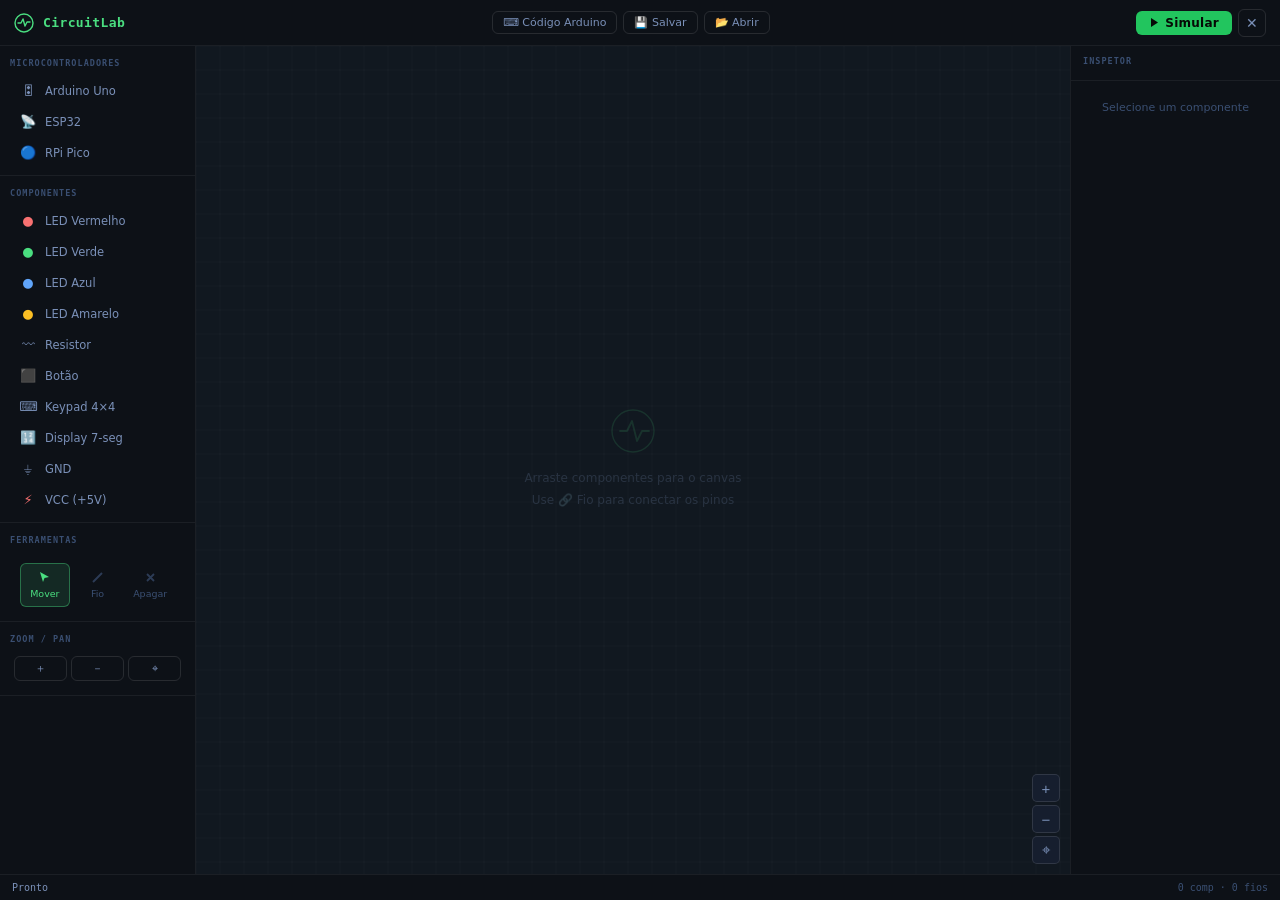
<file: static/html/circuito-sim.html>
<!DOCTYPE html>
<html lang="pt-BR">
<head>
<meta charset="UTF-8"/>
<meta name="viewport" content="width=device-width, initial-scale=1.0"/>
<title>CircuitLab — Simulador</title>
<style>
*,*::before,*::after{box-sizing:border-box;margin:0;padding:0}
:root{
  --bg0:#080a0c;--bg1:#0d1117;--bg2:#111820;--bg3:#161e2e;--bg4:#1c2438;
  --border:rgba(255,255,255,0.06);--border2:rgba(255,255,255,0.11);
  --t0:#e2eaf8;--t1:#7a90b8;--t2:#3a4f72;
  --green:#4ade80;--green2:#22c55e;--green-dim:rgba(74,222,128,0.12);
  --red:#f87171;--blue:#60a5fa;--yellow:#fbbf24;--purple:#a78bfa;--pink:#f472b6;--orange:#fb923c;
  --panel:196px;--insp:210px;--hdr:46px;--ftr:26px;
  --r:8px;--mono:'DM Mono','Fira Code',monospace;--ui:system-ui,sans-serif;
}
html,body{height:100%;background:var(--bg0);color:var(--t0);font-family:var(--ui);overflow:hidden;font-size:13px}
#root{display:flex;flex-direction:column;height:100vh}

#hdr{height:var(--hdr);background:var(--bg1);border-bottom:1px solid var(--border);
  display:flex;align-items:center;justify-content:space-between;padding:0 14px;flex-shrink:0;z-index:20}
#logo{display:flex;align-items:center;gap:9px;font-family:var(--mono);font-size:13px;font-weight:600;color:var(--green);letter-spacing:.03em}
#logo svg{flex-shrink:0}
#hdr-mid{display:flex;align-items:center;gap:6px}
#hdr-right{display:flex;align-items:center;gap:6px}

.btn-run{background:var(--green2);color:#060a06;border:none;border-radius:6px;padding:5px 13px;
  font-size:12px;font-weight:700;cursor:pointer;display:flex;align-items:center;gap:5px;
  transition:all .15s;font-family:var(--ui);letter-spacing:.02em}
.btn-run:hover{background:var(--green);transform:translateY(-1px);box-shadow:0 4px 14px rgba(34,197,94,.35)}
.btn-run.stop{background:#7f1d1d;color:var(--red);border:1px solid var(--red)}
.btn-run.stop:hover{background:#991b1b}

.btn-sm{background:transparent;color:var(--t1);border:1px solid var(--border2);border-radius:6px;
  padding:4px 10px;font-size:11px;cursor:pointer;transition:all .15s;font-family:var(--ui)}
.btn-sm:hover{border-color:var(--green);color:var(--green)}
.btn-sm.active{background:var(--green-dim);border-color:var(--green);color:var(--green)}
.btn-icon{width:28px;height:28px;display:flex;align-items:center;justify-content:center;border-radius:6px;
  background:transparent;border:1px solid var(--border2);color:var(--t1);cursor:pointer;transition:all .15s;font-size:14px}
.btn-icon:hover{border-color:var(--green);color:var(--green)}

#body{display:flex;flex:1;overflow:hidden}

aside{background:var(--bg1);display:flex;flex-direction:column;overflow-y:auto;flex-shrink:0;
  scrollbar-width:thin;scrollbar-color:var(--bg4) transparent}
#panel{width:var(--panel);border-right:1px solid var(--border)}
#insp{width:var(--insp);border-left:1px solid var(--border)}

.sec{padding:12px 10px 8px;border-bottom:1px solid var(--border)}
.sec-lbl{font-size:8.5px;font-weight:700;letter-spacing:.12em;color:var(--t2);margin-bottom:8px;font-family:var(--mono);text-transform:uppercase}

.clist{display:flex;flex-direction:column;gap:2px}
.citem{display:flex;align-items:center;gap:8px;padding:6px 8px;border-radius:6px;cursor:grab;
  font-size:11.5px;color:var(--t1);transition:all .12s;border:1px solid transparent;user-select:none}
.citem:hover{background:var(--bg3);color:var(--t0);border-color:var(--border2)}
.citem:active{cursor:grabbing;opacity:.65}
.citem-ico{width:18px;text-align:center;font-size:13px;flex-shrink:0}

.tools{display:flex;gap:3px;padding:10px 10px 6px}
.tbtn{flex:1;display:flex;flex-direction:column;align-items:center;gap:4px;padding:7px 4px;
  border-radius:6px;border:1px solid transparent;background:transparent;color:var(--t2);
  font-size:9.5px;cursor:pointer;transition:all .12s;font-family:var(--ui)}
.tbtn svg{opacity:.7}
.tbtn:hover{background:var(--bg3);color:var(--t1)}
.tbtn.on{background:var(--green-dim);border-color:rgba(74,222,128,.4);color:var(--green)}
.tbtn.on svg{opacity:1}

#cwrap{flex:1;position:relative;overflow:hidden;background:var(--bg2);cursor:default}
#cvs{position:absolute;top:0;left:0;width:100%;height:100%;touch-action:none}
#empty{position:absolute;inset:0;display:flex;align-items:center;justify-content:center;
  pointer-events:none;flex-direction:column;gap:14px;opacity:.22}
#empty svg{opacity:.6}
#empty p{font-size:12px;color:var(--t1);text-align:center;line-height:1.8}

.ifield{padding:8px 12px;border-bottom:1px solid var(--border)}
.ifield label{display:block;font-size:8px;font-weight:700;letter-spacing:.1em;color:var(--t2);
  margin-bottom:4px;font-family:var(--mono);text-transform:uppercase}
.ifield input,.ifield select{width:100%;background:var(--bg3);border:1px solid var(--border2);
  border-radius:5px;padding:5px 8px;font-size:11px;color:var(--t0);font-family:var(--mono);outline:none;transition:border-color .15s}
.ifield input:focus,.ifield select:focus{border-color:var(--green)}
.iempty{font-size:11px;color:var(--t2);text-align:center;padding:20px 12px}

.pin-row{display:flex;align-items:center;justify-content:space-between;
  padding:4px 12px;border-bottom:1px solid var(--border);font-size:10.5px;color:var(--t1)}
.pin-row span{font-family:var(--mono);font-size:9.5px}
.pdot{width:7px;height:7px;border-radius:50%;background:var(--t2);flex-shrink:0;transition:all .25s}
.pdot.hi{background:var(--green);box-shadow:0 0 5px var(--green)}

#ftr{height:var(--ftr);background:var(--bg1);border-top:1px solid var(--border);
  display:flex;align-items:center;justify-content:space-between;padding:0 12px;
  font-size:10px;color:var(--t2);font-family:var(--mono);flex-shrink:0}
#ftr-l{color:var(--t1)}
#ftr-l.sim{color:var(--green)}

.ghost{position:fixed;pointer-events:none;z-index:9999;transform:translate(-50%,-50%);
  background:var(--bg3);border:1px solid var(--green);border-radius:6px;padding:5px 10px;
  font-size:11px;color:var(--green);white-space:nowrap;
  box-shadow:0 6px 20px rgba(0,0,0,.5),0 0 10px rgba(74,222,128,.2)}

#code-panel{position:absolute;bottom:0;left:0;right:0;height:220px;background:var(--bg1);
  border-top:2px solid var(--border2);display:none;flex-direction:column;z-index:15}
#code-panel.open{display:flex}
#code-hdr{display:flex;align-items:center;justify-content:space-between;padding:6px 12px;
  border-bottom:1px solid var(--border);background:var(--bg0)}
#code-hdr span{font-size:10px;font-family:var(--mono);color:var(--t1);font-weight:600;letter-spacing:.08em}
#code-wrap{display:flex;flex:1;overflow:hidden}
#code-editor{flex:1;background:var(--bg0);border:none;outline:none;resize:none;
  font-family:var(--mono);font-size:12px;color:var(--t0);padding:12px;
  line-height:1.6;tab-size:2}
#code-out{width:200px;background:#060f06;border-left:1px solid var(--border);
  padding:10px;font-family:var(--mono);font-size:10.5px;color:#4ade80;overflow-y:auto;
  white-space:pre-wrap;word-break:break-all}

.modal-bg{position:fixed;inset:0;background:rgba(0,0,0,.65);z-index:100;
  display:none;align-items:center;justify-content:center}
.modal-bg.open{display:flex}
.modal{background:var(--bg2);border:1px solid var(--border2);border-radius:12px;
  padding:24px;min-width:300px;max-width:440px;width:90%}
.modal h3{font-size:16px;color:var(--t0);margin-bottom:16px;font-weight:600}
.modal-close{float:right;background:none;border:none;color:var(--t1);cursor:pointer;font-size:18px;margin-top:-4px}

#zoom-ctrl{position:absolute;bottom:10px;right:10px;display:flex;flex-direction:column;gap:3px;z-index:10}
.zbtn{width:28px;height:28px;background:var(--bg3);border:1px solid var(--border2);border-radius:5px;
  color:var(--t1);font-size:15px;cursor:pointer;display:flex;align-items:center;justify-content:center;transition:all .12s}
.zbtn:hover{border-color:var(--green);color:var(--green)}

@media(max-width:768px){#panel{width:150px}#insp{display:none}}
@media(max-width:520px){#panel{display:none}}
</style>
</head>
<body>
<div id="root">

<header id="hdr">
  <div id="logo">
    <svg width="20" height="20" viewBox="0 0 20 20" fill="none">
      <circle cx="10" cy="10" r="9" stroke="#4ade80" stroke-width="1.4"/>
      <path d="M4 10h3l2-4 2 7 2-4 3 0" stroke="#4ade80" stroke-width="1.4" stroke-linecap="round" stroke-linejoin="round" fill="none"/>
    </svg>
    CircuitLab
  </div>
  <div id="hdr-mid">
    <button class="btn-sm" id="btn-code" onclick="UI.toggleCode()">⌨ Código Arduino</button>
    <button class="btn-sm" onclick="UI.saveProject()">💾 Salvar</button>
    <button class="btn-sm" onclick="UI.loadProject()">📂 Abrir</button>
    <input type="file" id="file-in" accept=".json" style="display:none" onchange="UI.onFileLoad(this)"/>
  </div>
  <div id="hdr-right">
    <button class="btn-run" id="btn-run" onclick="Engine.toggle()">
      <svg width="11" height="11" viewBox="0 0 11 11"><polygon points="2,1 9,5.5 2,10" fill="currentColor"/></svg>
      Simular
    </button>
    <button class="btn-icon" title="Fechar" id="btn-close">✕</button>
  </div>
</header>

<div id="body">

  
  <aside id="panel">
    <div class="sec">
      <div class="sec-lbl">Microcontroladores</div>
      <div class="clist">
        <div class="citem" data-type="arduino" draggable="true"><span class="citem-ico">🎛</span>Arduino Uno</div>
        <div class="citem" data-type="esp32" draggable="true"><span class="citem-ico">📡</span>ESP32</div>
        <div class="citem" data-type="pico" draggable="true"><span class="citem-ico">🔵</span>RPi Pico</div>
      </div>
    </div>
    <div class="sec">
      <div class="sec-lbl">Componentes</div>
      <div class="clist">
        <div class="citem" data-type="led_red" draggable="true"><span class="citem-ico" style="color:#f87171">●</span>LED Vermelho</div>
        <div class="citem" data-type="led_green" draggable="true"><span class="citem-ico" style="color:#4ade80">●</span>LED Verde</div>
        <div class="citem" data-type="led_blue" draggable="true"><span class="citem-ico" style="color:#60a5fa">●</span>LED Azul</div>
        <div class="citem" data-type="led_yellow" draggable="true"><span class="citem-ico" style="color:#fbbf24">●</span>LED Amarelo</div>
        <div class="citem" data-type="resistor" draggable="true"><span class="citem-ico">〰</span>Resistor</div>
        <div class="citem" data-type="button" draggable="true"><span class="citem-ico">⬛</span>Botão</div>
        <div class="citem" data-type="keypad" draggable="true"><span class="citem-ico">⌨</span>Keypad 4×4</div>
        <div class="citem" data-type="seg7" draggable="true"><span class="citem-ico">🔢</span>Display 7-seg</div>
        <div class="citem" data-type="gnd" draggable="true"><span class="citem-ico">⏚</span>GND</div>
        <div class="citem" data-type="vcc" draggable="true"><span class="citem-ico" style="color:#f87171">⚡</span>VCC (+5V)</div>
      </div>
    </div>
    <div class="sec">
      <div class="sec-lbl">Ferramentas</div>
      <div class="tools">
        <button class="tbtn on" id="t-ptr" onclick="setTool('ptr')">
          <svg width="13" height="13" viewBox="0 0 13 13"><path d="M2 1l9 5-4.5 1L5 11z" fill="currentColor"/></svg>Mover
        </button>
        <button class="tbtn" id="t-wire" onclick="setTool('wire')">
          <svg width="13" height="13" viewBox="0 0 13 13"><line x1="2" y1="11" x2="11" y2="2" stroke="currentColor" stroke-width="2"/></svg>Fio
        </button>
        <button class="tbtn" id="t-del" onclick="setTool('del')">
          <svg width="13" height="13" viewBox="0 0 13 13"><path d="M3 3l7 7M10 3l-7 7" stroke="currentColor" stroke-width="1.8"/></svg>Apagar
        </button>
      </div>
    </div>
    <div class="sec">
      <div class="sec-lbl">Zoom / Pan</div>
      <div style="padding:4px 4px 6px;display:flex;gap:4px">
        <button class="btn-sm" style="flex:1" onclick="zoomBy(1.2)">＋</button>
        <button class="btn-sm" style="flex:1" onclick="zoomBy(0.8)">－</button>
        <button class="btn-sm" style="flex:1" onclick="resetView()">⌖</button>
      </div>
    </div>
  </aside>

  
  <main id="cwrap">
    <canvas id="cvs"></canvas>
    <div id="empty">
      <svg width="46" height="46" viewBox="0 0 46 46" fill="none">
        <circle cx="23" cy="23" r="21" stroke="#4ade80" stroke-width="1.4"/>
        <path d="M10 23h7l5-10 5 20 5-10 7 0" stroke="#4ade80" stroke-width="1.8" stroke-linecap="round" stroke-linejoin="round"/>
      </svg>
      <p>Arraste componentes para o canvas<br>Use 🔗 Fio para conectar os pinos</p>
    </div>

    
    <div id="code-panel">
      <div id="code-hdr">
        <span>CÓDIGO ARDUINO / MICROPYTHON</span>
        <div style="display:flex;gap:6px;align-items:center">
          <select id="code-lang" style="background:var(--bg3);border:1px solid var(--border2);border-radius:4px;
            color:var(--t1);font-size:10px;padding:3px 6px;outline:none;font-family:var(--mono)">
            <option value="arduino">Arduino (.ino)</option>
            <option value="micropython">MicroPython</option>
            <option value="c">C puro</option>
          </select>
          <button class="btn-sm" onclick="Engine.runCode()">▶ Executar</button>
          <button class="btn-icon" onclick="UI.toggleCode()">✕</button>
        </div>
      </div>
      <div id="code-wrap">
        <textarea id="code-editor" spellcheck="false">// Código Arduino padrão
void setup() {
  pinMode(13, OUTPUT);
  Serial.begin(9600);
}

void loop() {
  digitalWrite(13, HIGH);
  delay(500);
  digitalWrite(13, LOW);
  delay(500);
}</textarea>
        <div id="code-out">Console de saída...\n</div>
      </div>
    </div>

    
    <div id="zoom-ctrl">
      <button class="zbtn" onclick="zoomBy(1.2)">+</button>
      <button class="zbtn" onclick="zoomBy(0.8)">−</button>
      <button class="zbtn" onclick="resetView()" title="Reset view">⌖</button>
    </div>
  </main>

  
  <aside id="insp">
    <div style="padding:10px 12px 6px;border-bottom:1px solid var(--border)">
      <div class="sec-lbl">Inspetor</div>
    </div>
    <div id="insp-body"><p class="iempty">Selecione um componente</p></div>
  </aside>
</div>

<footer id="ftr">
  <span id="ftr-l">Pronto</span>
  <span id="ftr-r">0 comp · 0 fios</span>
</footer>
</div>

<div class="modal-bg" id="modal-bg"></div>

<script>
'use strict';

const DEFS = {
  arduino:{label:'Arduino Uno',w:150,h:210,fill:'#0f2d18',stroke:'#2dd4bf',
    pins:[
      {id:'gnd',x:0,y:35,lbl:'GND',t:'gnd'},{id:'5v',x:0,y:55,lbl:'5V',t:'pwr'},
      {id:'3v3',x:0,y:75,lbl:'3.3V',t:'pwr'},
      {id:'d2',x:150,y:35,lbl:'D2',t:'dio'},{id:'d3',x:150,y:55,lbl:'D3',t:'dio'},
      {id:'d4',x:150,y:75,lbl:'D4',t:'dio'},{id:'d5',x:150,y:95,lbl:'D5',t:'dio'},
      {id:'d6',x:150,y:115,lbl:'D6',t:'dio'},{id:'d7',x:150,y:135,lbl:'D7',t:'dio'},
      {id:'d8',x:150,y:155,lbl:'D8',t:'dio'},{id:'d9',x:150,y:175,lbl:'D9',t:'dio'},
      {id:'d13',x:150,y:195,lbl:'D13',t:'dio'},
    ]},
  esp32:{label:'ESP32',w:130,h:190,fill:'#0d1e3d',stroke:'#60a5fa',
    pins:[
      {id:'gnd',x:0,y:35,lbl:'GND',t:'gnd'},{id:'3v3',x:0,y:55,lbl:'3V3',t:'pwr'},
      {id:'g2',x:130,y:35,lbl:'G2',t:'dio'},{id:'g4',x:130,y:55,lbl:'G4',t:'dio'},
      {id:'g5',x:130,y:75,lbl:'G5',t:'dio'},{id:'g12',x:130,y:95,lbl:'G12',t:'dio'},
      {id:'g13',x:130,y:115,lbl:'G13',t:'dio'},{id:'g14',x:130,y:135,lbl:'G14',t:'dio'},
      {id:'g15',x:130,y:155,lbl:'G15',t:'dio'},{id:'g21',x:130,y:175,lbl:'G21',t:'dio'},
    ]},
  pico:{label:'RPi Pico',w:120,h:175,fill:'#1e0d3a',stroke:'#a78bfa',
    pins:[
      {id:'gnd',x:0,y:35,lbl:'GND',t:'gnd'},{id:'3v3',x:0,y:55,lbl:'3V3',t:'pwr'},
      {id:'gp0',x:120,y:35,lbl:'GP0',t:'dio'},{id:'gp1',x:120,y:55,lbl:'GP1',t:'dio'},
      {id:'gp2',x:120,y:75,lbl:'GP2',t:'dio'},{id:'gp3',x:120,y:95,lbl:'GP3',t:'dio'},
      {id:'gp4',x:120,y:115,lbl:'GP4',t:'dio'},{id:'gp5',x:120,y:135,lbl:'GP5',t:'dio'},
      {id:'gp6',x:120,y:155,lbl:'GP6',t:'dio'},
    ]},
  led_red:{label:'LED Vermelho',w:42,h:64,fill:'#450a0a',stroke:'#f87171',ledClr:'#f87171',ledGlow:'#dc2626',
    pins:[{id:'a',x:21,y:0,lbl:'A+',t:'dio'},{id:'k',x:21,y:64,lbl:'K−',t:'gnd'}]},
  led_green:{label:'LED Verde',w:42,h:64,fill:'#052e16',stroke:'#4ade80',ledClr:'#4ade80',ledGlow:'#16a34a',
    pins:[{id:'a',x:21,y:0,lbl:'A+',t:'dio'},{id:'k',x:21,y:64,lbl:'K−',t:'gnd'}]},
  led_blue:{label:'LED Azul',w:42,h:64,fill:'#0c1a4a',stroke:'#60a5fa',ledClr:'#60a5fa',ledGlow:'#2563eb',
    pins:[{id:'a',x:21,y:0,lbl:'A+',t:'dio'},{id:'k',x:21,y:64,lbl:'K−',t:'gnd'}]},
  led_yellow:{label:'LED Amarelo',w:42,h:64,fill:'#422006',stroke:'#fbbf24',ledClr:'#fbbf24',ledGlow:'#d97706',
    pins:[{id:'a',x:21,y:0,lbl:'A+',t:'dio'},{id:'k',x:21,y:64,lbl:'K−',t:'gnd'}]},
  resistor:{label:'Resistor',w:66,h:28,fill:'#1c1409',stroke:'#fbbf24',
    props:{ohms:220},
    pins:[{id:'p1',x:0,y:14,lbl:'1',t:'passive'},{id:'p2',x:66,y:14,lbl:'2',t:'passive'}]},
  button:{label:'Botão',w:50,h:50,fill:'#111827',stroke:'#818cf8',
    pins:[{id:'p1',x:0,y:25,lbl:'1',t:'passive'},{id:'p2',x:50,y:25,lbl:'2',t:'passive'}]},
  keypad:{label:'Keypad 4×4',w:110,h:120,fill:'#0f0f23',stroke:'#f472b6',
    pins:[
      {id:'r1',x:0,y:22,lbl:'R1',t:'dio'},{id:'r2',x:0,y:44,lbl:'R2',t:'dio'},
      {id:'r3',x:0,y:66,lbl:'R3',t:'dio'},{id:'r4',x:0,y:88,lbl:'R4',t:'dio'},
      {id:'c1',x:110,y:22,lbl:'C1',t:'dio'},{id:'c2',x:110,y:44,lbl:'C2',t:'dio'},
      {id:'c3',x:110,y:66,lbl:'C3',t:'dio'},{id:'c4',x:110,y:88,lbl:'C4',t:'dio'},
    ]},
  seg7:{label:'Display 7-seg',w:68,h:100,fill:'#140505',stroke:'#fb923c',
    pins:[
      {id:'sa',x:0,y:16,lbl:'a',t:'dio'},{id:'sb',x:0,y:32,lbl:'b',t:'dio'},
      {id:'sc',x:0,y:48,lbl:'c',t:'dio'},{id:'sd',x:0,y:64,lbl:'d',t:'dio'},
      {id:'se',x:0,y:80,lbl:'e',t:'dio'},{id:'gnd',x:34,y:100,lbl:'GND',t:'gnd'},
    ]},
  gnd:{label:'GND',w:36,h:36,fill:'#111',stroke:'#6b7280',
    pins:[{id:'g',x:18,y:0,lbl:'GND',t:'gnd'}]},
  vcc:{label:'VCC +5V',w:42,h:36,fill:'#2d0f0f',stroke:'#f87171',
    pins:[{id:'v',x:21,y:0,lbl:'VCC',t:'pwr'}]},
};

const S = {
  comps:[],wires:[],sel:null,tool:'ptr',running:false,nid:1,
  wireFrom:null,mousePos:{x:0,y:0},
  view:{tx:0,ty:0,scale:1},
  panning:false,panStart:null,
};

const cvs = document.getElementById('cvs');
const ctx = cvs.getContext('2d');
const dpr = window.devicePixelRatio||1;

function resize(){
  const wrap=document.getElementById('cwrap');
  const codeH = document.getElementById('code-panel').classList.contains('open')?220:0;
  const w=wrap.clientWidth, h=wrap.clientHeight-codeH;
  cvs.width=w*dpr; cvs.height=h*dpr;
  cvs.style.width=w+'px'; cvs.style.height=h+'px';
  ctx.setTransform(dpr,0,0,dpr,0,0);
  render();
}
window.addEventListener('resize',resize);

function setTool(t){
  S.tool=t; S.wireFrom=null;
  ['ptr','wire','del'].forEach(id=>{
    document.getElementById('t-'+id)?.classList.toggle('on',id===t);
  });
  cvs.style.cursor= t==='wire'?'crosshair': t==='del'?'not-allowed':'default';
  render();
}

function zoomBy(f){
  const cx=cvs.clientWidth/2, cy=cvs.clientHeight/2;
  S.view.tx=(S.view.tx-cx)*f+cx;
  S.view.ty=(S.view.ty-cy)*f+cy;
  S.view.scale=Math.min(3,Math.max(.2,S.view.scale*f));
  render();
}
function resetView(){S.view={tx:0,ty:0,scale:1};render();}

function worldToScreen(x,y){
  return {x:x*S.view.scale+S.view.tx, y:y*S.view.scale+S.view.ty};
}
function screenToWorld(x,y){
  return {x:(x-S.view.tx)/S.view.scale, y:(y-S.view.ty)/S.view.scale};
}

function addComp(type,wx,wy){
  const def=DEFS[type]; if(!def) return;
  const comp={id:'c'+(S.nid++),type,x:wx,y:wy,w:def.w,h:def.h,state:{},
    props:def.props?JSON.parse(JSON.stringify(def.props)):{}};
  S.comps.push(comp);
  document.getElementById('empty').style.display='none';
  updateStatus(); render(); return comp;
}

function deleteComp(id){
  S.comps=S.comps.filter(c=>c.id!==id);
  S.wires=S.wires.filter(w=>w.f.cid!==id&&w.t.cid!==id);
  if(S.sel?.id===id){S.sel=null;inspClear();}
  updateStatus(); render();
}

function deleteWire(id){
  S.wires=S.wires.filter(w=>w.id!==id);
  if(S.sel?.id===id){S.sel=null;inspClear();}
  updateStatus(); render();
}

function addWire(f,t){
  const dupe=S.wires.find(w=>
    (w.f.cid===f.cid&&w.f.pid===f.pid&&w.t.cid===t.cid&&w.t.pid===t.pid)||
    (w.f.cid===t.cid&&w.f.pid===t.pid&&w.t.cid===f.cid&&w.t.pid===f.pid));
  if(dupe) return;
  S.wires.push({id:'w'+(S.nid++),f,t,active:false});
  updateStatus(); render();
}

function pinWorldPos(ref){
  const c=S.comps.find(c=>c.id===ref.cid); if(!c) return null;
  const def=DEFS[c.type]; if(!def) return null;
  const p=def.pins.find(p=>p.id===ref.pid); if(!p) return null;
  return {x:c.x+p.x, y:c.y+p.y};
}

function pinHit(wx,wy){
  const R=8/S.view.scale;
  for(const c of S.comps){
    const def=DEFS[c.type]; if(!def) continue;
    for(const p of def.pins){
      const px=c.x+p.x, py=c.y+p.y;
      if(Math.hypot(wx-px,wy-py)<R) return{cid:c.id,pid:p.id,x:px,y:py};
    }
  }
  return null;
}

function compHit(wx,wy){
  for(let i=S.comps.length-1;i>=0;i--){
    const c=S.comps[i];
    if(wx>=c.x&&wx<=c.x+c.w&&wy>=c.y&&wy<=c.y+c.h) return c;
  }
  return null;
}

function wireHit(wx,wy){
  for(const w of S.wires){
    const a=pinWorldPos(w.f), b=pinWorldPos(w.t);
    if(!a||!b) continue;
    if(distSeg({x:wx,y:wy},a,b)<(6/S.view.scale)) return w;
  }
  return null;
}

function distSeg(p,a,b){
  const dx=b.x-a.x,dy=b.y-a.y;
  const len2=dx*dx+dy*dy; if(!len2) return Math.hypot(p.x-a.x,p.y-a.y);
  const t=Math.max(0,Math.min(1,((p.x-a.x)*dx+(p.y-a.y)*dy)/len2));
  return Math.hypot(p.x-(a.x+t*dx),p.y-(a.y+t*dy));
}

function inspComp(comp){
  const def=DEFS[comp.type];
  let h=`<div class="ifield"><label>ID</label><input readonly value="${comp.id}"/></div>`;
  h+=`<div class="ifield"><label>Tipo</label><input readonly value="${def.label}"/></div>`;
  h+=`<div class="ifield"><label>Posição</label><input readonly value="x:${Math.round(comp.x)} y:${Math.round(comp.y)}"/></div>`;
  if(comp.type==='resistor'){
    h+=`<div class="ifield"><label>Resistência (Ω)</label>
      <input type="number" value="${comp.props.ohms}" 
        onchange="const c=S.comps.find(x=>x.id==='${comp.id}');if(c)c.props.ohms=+this.value"/></div>`;
  }
  if(comp.type==='seg7'){
    h+=`<div class="ifield"><label>Dígito (0-9)</label>
      <input type="number" min="0" max="9" value="${comp.state.val||0}"
        onchange="const c=S.comps.find(x=>x.id==='${comp.id}');if(c){c.state.val=+this.value;render()}"/></div>`;
  }
  h+=`<div style="padding:8px 12px 4px;font-size:8px;font-weight:700;letter-spacing:.1em;color:var(--t2);font-family:var(--mono)">PINOS</div>`;
  def.pins.forEach(p=>{
    const hi=comp.state['p_'+p.id];
    h+=`<div class="pin-row"><span>${p.lbl} <span style="color:var(--t2)">(${p.t})</span></span>
      <div class="pdot ${hi?'hi':''}"></div></div>`;
  });
  h+=`<div style="padding:10px 12px">
    <button class="btn-sm" style="width:100%;margin-top:4px;color:var(--red);border-color:rgba(248,113,113,.3)"
      onclick="deleteComp('${comp.id}')">🗑 Remover</button></div>`;
  document.getElementById('insp-body').innerHTML=h;
}

function inspWire(w){
  const f=pinWorldPos(w.f),t=pinWorldPos(w.t);
  document.getElementById('insp-body').innerHTML=`
    <div class="ifield"><label>ID</label><input readonly value="${w.id}"/></div>
    <div class="ifield"><label>De</label><input readonly value="${w.f.cid}:${w.f.pid}"/></div>
    <div class="ifield"><label>Para</label><input readonly value="${w.t.cid}:${w.t.pid}"/></div>
    <div class="ifield"><label>Estado</label><input readonly value="${w.active?'HIGH ⚡':'LOW'}"/></div>
    <div style="padding:10px 12px">
      <button class="btn-sm" style="width:100%;margin-top:4px;color:var(--red);border-color:rgba(248,113,113,.3)"
        onclick="deleteWire('${w.id}')">🗑 Remover fio</button></div>`;
}

function inspClear(){
  document.getElementById('insp-body').innerHTML='<p class="iempty">Selecione um componente</p>';
}

function render(){
  const w=cvs.clientWidth,h=cvs.clientHeight;
  ctx.clearRect(0,0,w,h);

  
  ctx.save();
  const gs=24*S.view.scale;
  const ox=((S.view.tx%gs)+gs)%gs, oy=((S.view.ty%gs)+gs)%gs;
  ctx.strokeStyle='rgba(255,255,255,0.028)';
  ctx.lineWidth=1;
  for(let x=ox;x<w;x+=gs){ctx.beginPath();ctx.moveTo(x,0);ctx.lineTo(x,h);ctx.stroke();}
  for(let y=oy;y<h;y+=gs){ctx.beginPath();ctx.moveTo(0,y);ctx.lineTo(w,y);ctx.stroke();}
  ctx.restore();

  ctx.save();
  ctx.translate(S.view.tx,S.view.ty);
  ctx.scale(S.view.scale,S.view.scale);

  S.wires.forEach(drawWire);
  S.comps.forEach(drawComp);

  
  if(S.tool==='wire'&&S.wireFrom){
    const fp=pinWorldPos(S.wireFrom);
    if(fp){
      ctx.save();
      ctx.beginPath();
      const mp=S.mousePos;
      ctx.moveTo(fp.x,fp.y);
      const mx=(fp.x+mp.x)/2;
      ctx.bezierCurveTo(mx,fp.y,mx,mp.y,mp.x,mp.y);
      ctx.strokeStyle='rgba(74,222,128,.55)';
      ctx.lineWidth=1.5/S.view.scale;
      ctx.setLineDash([5/S.view.scale,4/S.view.scale]);
      ctx.stroke();
      ctx.restore();
    }
  }

  ctx.restore();
}

function drawComp(c){
  const def=DEFS[c.type]; if(!def) return;
  const sel=S.sel?.id===c.id;
  ctx.save();
  if(sel){ctx.shadowColor='#4ade80';ctx.shadowBlur=16/S.view.scale;}
  ctx.strokeStyle=sel?'#4ade80':def.stroke;
  ctx.lineWidth=(sel?2:1.4)/S.view.scale;
  ctx.fillStyle=def.fill;
  ctx.beginPath(); roundRect(c.x,c.y,c.w,c.h,6/S.view.scale); ctx.fill(); ctx.stroke();
  ctx.shadowBlur=0;

  
  ctx.fillStyle=def.stroke;
  ctx.font=`600 ${10/S.view.scale}px DM Mono,monospace`;
  ctx.textAlign='center';
  ctx.fillText(def.label,c.x+c.w/2,c.y+12/S.view.scale);

  
  drawBody(c,def);

  
  def.pins.forEach(p=>{
    const px=c.x+p.x, py=c.y+p.y;
    const isFrom=S.wireFrom?.cid===c.id&&S.wireFrom?.pid===p.id;
    ctx.beginPath();
    ctx.arc(px,py,4/S.view.scale,0,Math.PI*2);
    ctx.fillStyle=isFrom?'#4ade80':p.t==='gnd'?'#6b7280':p.t==='pwr'?'#f87171':'#94a3b8';
    ctx.fill();
    if(isFrom){
      ctx.strokeStyle='#4ade80'; ctx.lineWidth=1.5/S.view.scale;
      ctx.beginPath(); ctx.arc(px,py,7/S.view.scale,0,Math.PI*2); ctx.stroke();
    }
    
    if(S.view.scale>.7){
      ctx.fillStyle='rgba(148,163,184,.7)';
      ctx.font=`${8/S.view.scale}px DM Mono,monospace`;
      const lx=p.x===0?c.x-3:c.x+c.w+3;
      const align=p.x===0?'right':'left';
      ctx.textAlign=align;
      ctx.fillText(p.lbl,lx,py+3/S.view.scale);
    }
  });
  ctx.restore();
}

function drawBody(c,def){
  const t=c.type;

  if(t.startsWith('led')){
    const on=c.state.on;
    const cx=c.x+c.w/2, cy=c.y+c.h/2+8/S.view.scale, r=11/S.view.scale;
    if(on){ctx.shadowColor=def.ledGlow;ctx.shadowBlur=22/S.view.scale;}
    ctx.beginPath();ctx.arc(cx,cy,r,0,Math.PI*2);
    ctx.fillStyle=on?def.ledClr:def.fill; ctx.fill();
    ctx.strokeStyle=def.ledClr;ctx.lineWidth=1.4/S.view.scale;ctx.stroke();
    ctx.shadowBlur=0;
    
    ctx.strokeStyle='rgba(148,163,184,.4)';ctx.lineWidth=1/S.view.scale;
    ctx.beginPath();ctx.moveTo(cx-4/S.view.scale,c.y+c.h*0.75);ctx.lineTo(cx-4/S.view.scale,c.y+c.h);ctx.stroke();
    ctx.beginPath();ctx.moveTo(cx+4/S.view.scale,c.y+c.h*0.75);ctx.lineTo(cx+4/S.view.scale,c.y+c.h);ctx.stroke();
  }

  if(t==='resistor'){
    const bands=['#f59e0b','#f59e0b','#a3e635','#c4b5fd'];
    const bx=c.x+14, by=c.y+5, bh=c.h-10;
    
    ctx.fillStyle='#2d2010'; ctx.strokeStyle='#fbbf24'; ctx.lineWidth=1/S.view.scale;
    ctx.beginPath(); roundRect(bx,by,38/S.view.scale*S.view.scale,bh,3/S.view.scale);
    
    ctx.strokeStyle='#94a3b8'; ctx.lineWidth=1.2/S.view.scale;
    ctx.beginPath();ctx.moveTo(c.x,c.y+c.h/2);ctx.lineTo(bx,c.y+c.h/2);ctx.stroke();
    ctx.beginPath();ctx.moveTo(c.x+c.w,c.y+c.h/2);ctx.lineTo(bx+38,c.y+c.h/2);ctx.stroke();
    
    ctx.fillStyle='#3d2810'; ctx.strokeStyle='#fbbf24';
    ctx.beginPath(); roundRect(bx,by,38,bh,3/S.view.scale); ctx.fill(); ctx.stroke();
    
    bands.forEach((col,i)=>{
      ctx.fillStyle=col;
      ctx.fillRect(bx+6+i*8,by+1,5,bh-2);
    });
    
    if(S.view.scale>.8){
      ctx.fillStyle='rgba(251,191,36,.8)'; ctx.font=`${7.5/S.view.scale}px DM Mono,monospace`;
      ctx.textAlign='center'; ctx.fillText((c.props?.ohms||220)+'Ω',c.x+c.w/2,c.y+c.h+10/S.view.scale);
    }
  }

  if(t==='button'){
    const on=c.state.pressed;
    const cx=c.x+c.w/2, cy=c.y+c.h/2;
    
    ctx.beginPath();ctx.arc(cx,cy,14/S.view.scale,0,Math.PI*2);
    ctx.fillStyle='#1f2937';ctx.fill();
    ctx.strokeStyle='#4b5563';ctx.lineWidth=1/S.view.scale;ctx.stroke();
    
    ctx.beginPath();ctx.arc(cx,cy,9/S.view.scale,0,Math.PI*2);
    ctx.fillStyle=on?'#818cf8':'#3730a3';ctx.fill();
    if(on){ctx.shadowColor='#818cf8';ctx.shadowBlur=10/S.view.scale;}
    ctx.strokeStyle='#818cf8';ctx.lineWidth=1.2/S.view.scale;ctx.stroke();
    ctx.shadowBlur=0;
  }

  if(t==='keypad'){
    const keys='123A456B789C*0#D'.split('');
    let ki=0;
    for(let row=0;row<4;row++){
      for(let col=0;col<4;col++){
        const kx=c.x+8+col*23, ky=c.y+18+row*23;
        ctx.fillStyle='#1e1b4b';ctx.strokeStyle='#4f46e5';ctx.lineWidth=.8/S.view.scale;
        ctx.beginPath();roundRect(kx,ky,18,18,2/S.view.scale);ctx.fill();ctx.stroke();
        if(S.view.scale>.6){
          ctx.fillStyle='#a5b4fc';ctx.font=`600 ${8/S.view.scale}px DM Mono,monospace`;
          ctx.textAlign='center';ctx.fillText(keys[ki],kx+9,ky+12/S.view.scale);
        }
        ki++;
      }
    }
  }

  if(t==='seg7'){
    drawSeg7(c,def);
  }

  if(t==='gnd'){
    const cx=c.x+c.w/2, ty=c.y+16;
    ctx.strokeStyle='#6b7280'; ctx.lineWidth=1.5/S.view.scale;
    [0,5,10].forEach((off,i)=>{
      const ww=(16-i*4)/S.view.scale*S.view.scale;
      ctx.beginPath();ctx.moveTo(cx-ww/2,ty+off);ctx.lineTo(cx+ww/2,ty+off);ctx.stroke();
    });
    ctx.beginPath();ctx.moveTo(cx,c.y+2);ctx.lineTo(cx,ty);ctx.stroke();
  }

  if(t==='vcc'){
    const cx=c.x+c.w/2, by=c.y+c.h-6;
    ctx.strokeStyle='#f87171'; ctx.lineWidth=1.5/S.view.scale;
    ctx.beginPath();
    ctx.moveTo(cx-8,by);ctx.lineTo(cx,by-14);ctx.lineTo(cx+8,by);
    ctx.stroke();
    ctx.beginPath();ctx.moveTo(cx,c.y+2);ctx.lineTo(cx,by-14);ctx.stroke();
  }
}

function drawSeg7(c,def){
  const val=c.state.val??0;
  const map=[
    [1,1,1,1,1,1,0],[0,1,1,0,0,0,0],[1,1,0,1,1,0,1],
    [1,1,1,1,0,0,1],[0,1,1,0,0,1,1],[1,0,1,1,0,1,1],
    [1,0,1,1,1,1,1],[1,1,1,0,0,0,0],[1,1,1,1,1,1,1],[1,1,1,1,0,1,1],
  ];
  const s=map[val%10]||map[0];
  const ox=c.x+8, oy=c.y+18, sw=48, sh=64, th=5;
  const on='#fb923c', off='rgba(251,146,60,0.1)';
  const segs=[
    ()=>{ctx.fillRect(ox+th,oy,sw-2*th,th);},
    ()=>{ctx.fillRect(ox+sw-th,oy+th,th,sh/2-2*th);},
    ()=>{ctx.fillRect(ox+sw-th,oy+sh/2+th,th,sh/2-2*th);},
    ()=>{ctx.fillRect(ox+th,oy+sh-th,sw-2*th,th);},
    ()=>{ctx.fillRect(ox,oy+sh/2+th,th,sh/2-2*th);},
    ()=>{ctx.fillRect(ox,oy+th,th,sh/2-2*th);},
    ()=>{ctx.fillRect(ox+th,oy+sh/2-th/2,sw-2*th,th);},
  ];
  segs.forEach((fn,i)=>{ctx.fillStyle=s[i]?on:off;fn();});
}

function drawWire(w){
  const a=pinWorldPos(w.f), b=pinWorldPos(w.t);
  if(!a||!b) return;
  const sel=S.sel?.id===w.id;
  ctx.save();
  ctx.beginPath();
  const mx=(a.x+b.x)/2;
  ctx.moveTo(a.x,a.y);
  ctx.bezierCurveTo(mx,a.y,mx,b.y,b.x,b.y);
  ctx.strokeStyle=sel?'#a78bfa':w.active?'#4ade80':'#334155';
  ctx.lineWidth=(sel?2.5:w.active?2:1.5)/S.view.scale;
  if(w.active){ctx.shadowColor='#4ade80';ctx.shadowBlur=8/S.view.scale;}
  ctx.stroke();
  ctx.restore();
}

function roundRect(x,y,w,h,r){
  ctx.moveTo(x+r,y);ctx.lineTo(x+w-r,y);ctx.arcTo(x+w,y,x+w,y+r,r);
  ctx.lineTo(x+w,y+h-r);ctx.arcTo(x+w,y+h,x+w-r,y+h,r);
  ctx.lineTo(x+r,y+h);ctx.arcTo(x,y+h,x,y+h-r,r);
  ctx.lineTo(x,y+r);ctx.arcTo(x,y,x+r,y,r);ctx.closePath();
}

let dragging=null, dragOff={x:0,y:0};
let panStart=null, viewStart=null;

cvs.addEventListener('mousedown',e=>{
  const r=cvs.getBoundingClientRect();
  const sx=e.clientX-r.left, sy=e.clientY-r.top;
  const wp=screenToWorld(sx,sy);

  
  if(e.button===1||(e.button===0&&e.altKey)){
    panStart={x:e.clientX,y:e.clientY};
    viewStart={...S.view};
    cvs.style.cursor='grabbing';
    return;
  }

  if(S.tool==='wire'){
    const ph=pinHit(wp.x,wp.y);
    if(ph){
      if(!S.wireFrom){ S.wireFrom=ph; }
      else if(ph.cid!==S.wireFrom.cid||ph.pid!==S.wireFrom.pid){
        addWire(S.wireFrom,ph); S.wireFrom=null;
      } else { S.wireFrom=null; }
    } else { S.wireFrom=null; }
    render(); return;
  }

  if(S.tool==='del'){
    const ch=compHit(wp.x,wp.y);
    if(ch){deleteComp(ch.id);return;}
    const wh=wireHit(wp.x,wp.y);
    if(wh){deleteWire(wh.id);return;}
    return;
  }

  
  const ch=compHit(wp.x,wp.y);
  if(ch){
    dragging=ch;
    dragOff={x:wp.x-ch.x, y:wp.y-ch.y};
    S.sel={id:ch.id,type:'comp'};
    inspComp(ch);
    render(); return;
  }
  const wh=wireHit(wp.x,wp.y);
  if(wh){
    S.sel={id:wh.id,type:'wire'};
    inspWire(wh);
    render(); return;
  }
  S.sel=null; inspClear(); render();
});

cvs.addEventListener('mousemove',e=>{
  const r=cvs.getBoundingClientRect();
  const sx=e.clientX-r.left, sy=e.clientY-r.top;
  const wp=screenToWorld(sx,sy);
  S.mousePos=wp;

  if(panStart){
    S.view.tx=viewStart.tx+(e.clientX-panStart.x);
    S.view.ty=viewStart.ty+(e.clientY-panStart.y);
    render(); return;
  }

  if(dragging){
    dragging.x=wp.x-dragOff.x;
    dragging.y=wp.y-dragOff.y;
    if(S.sel?.type==='comp') inspComp(dragging);
    render(); return;
  }

  if(S.tool==='wire'&&S.wireFrom) render();
});

cvs.addEventListener('mouseup',e=>{
  if(panStart){panStart=null;viewStart=null;cvs.style.cursor=S.tool==='wire'?'crosshair':S.tool==='del'?'not-allowed':'default';}
  dragging=null;
});

cvs.addEventListener('click',e=>{
  if(S.tool!=='ptr') return;
  const r=cvs.getBoundingClientRect();
  const wp=screenToWorld(e.clientX-r.left,e.clientY-r.top);
  const ch=compHit(wp.x,wp.y);
  if(ch&&ch.type==='button'){
    Engine.toggleButton(ch);
  }
});

cvs.addEventListener('wheel',e=>{
  e.preventDefault();
  const r=cvs.getBoundingClientRect();
  const sx=e.clientX-r.left, sy=e.clientY-r.top;
  const f=e.deltaY<0?1.12:0.9;
  S.view.tx=(S.view.tx-sx)*f+sx;
  S.view.ty=(S.view.ty-sy)*f+sy;
  S.view.scale=Math.min(3,Math.max(.15,S.view.scale*f));
  render();
},{passive:false});

let lastTouchDist=null;
cvs.addEventListener('touchstart',e=>{
  if(e.touches.length===2){
    lastTouchDist=Math.hypot(e.touches[0].clientX-e.touches[1].clientX,e.touches[0].clientY-e.touches[1].clientY);
  }
});
cvs.addEventListener('touchmove',e=>{
  e.preventDefault();
  if(e.touches.length===2){
    const d=Math.hypot(e.touches[0].clientX-e.touches[1].clientX,e.touches[0].clientY-e.touches[1].clientY);
    zoomBy(d/lastTouchDist); lastTouchDist=d;
  }
},{passive:false});

document.addEventListener('keydown',e=>{
  if(e.key==='Delete'||e.key==='Backspace'){
    if(document.activeElement.tagName==='INPUT') return;
    if(S.sel?.type==='comp') deleteComp(S.sel.id);
    else if(S.sel?.type==='wire') deleteWire(S.sel.id);
  }
  if(e.key==='Escape'){S.wireFrom=null;S.sel=null;inspClear();render();}
  if(e.key==='w'&&!e.ctrlKey) setTool('wire');
  if(e.key==='q') setTool('ptr');
  if(e.key==='d') setTool('del');
});

let ghost=null, dragType=null;

document.querySelectorAll('.citem').forEach(el=>{
  el.addEventListener('dragstart',e=>{
    dragType=el.dataset.type;
    ghost=document.createElement('div');
    ghost.className='ghost';
    ghost.textContent=DEFS[dragType]?.label||dragType;
    document.body.appendChild(ghost);
    e.dataTransfer.effectAllowed='copy';
  });
  el.addEventListener('drag',e=>{
    if(ghost&&e.clientX){ghost.style.left=e.clientX+'px';ghost.style.top=e.clientY+'px';}
  });
  el.addEventListener('dragend',()=>{ghost?.remove();ghost=null;dragType=null;});
});

const wrap=document.getElementById('cwrap');
wrap.addEventListener('dragover',e=>{e.preventDefault();e.dataTransfer.dropEffect='copy';});
wrap.addEventListener('drop',e=>{
  e.preventDefault();
  if(!dragType) return;
  const r=cvs.getBoundingClientRect();
  const wp=screenToWorld(e.clientX-r.left,e.clientY-r.top);
  const def=DEFS[dragType];
  addComp(dragType,wp.x-def.w/2,wp.y-def.h/2);
  ghost?.remove();ghost=null;dragType=null;
});

const Engine={
  _int:null,_tick:0,

  toggle(){this._int?this.stop():this.start();},

  start(){
    S.running=true; this._tick=0;
    const btn=document.getElementById('btn-run');
    btn.innerHTML='<svg width="11" height="11" viewBox="0 0 11 11"><rect x="2" y="2" width="3" height="7" fill="currentColor"/><rect x="6" y="2" width="3" height="7" fill="currentColor"/></svg> Parar';
    btn.classList.add('stop');
    document.getElementById('ftr-l').textContent='⚡ Simulando...';
    document.getElementById('ftr-l').classList.add('sim');
    this._int=setInterval(()=>this.tick(),400);
    this.log('> Simulação iniciada\n');
  },

  stop(){
    S.running=false; clearInterval(this._int); this._int=null;
    const btn=document.getElementById('btn-run');
    btn.innerHTML='<svg width="11" height="11" viewBox="0 0 11 11"><polygon points="2,1 9,5.5 2,10" fill="currentColor"/></svg> Simular';
    btn.classList.remove('stop');
    document.getElementById('ftr-l').textContent='Pronto';
    document.getElementById('ftr-l').classList.remove('sim');
    S.comps.forEach(c=>{c.state={};});
    S.wires.forEach(w=>{w.active=false;});
    if(S.sel?.type==='comp'){const c=S.comps.find(x=>x.id===S.sel.id);if(c)inspComp(c);}
    render();
  },

  tick(){
    this._tick++;
    const mcus=S.comps.filter(c=>['arduino','esp32','pico'].includes(c.type));

    mcus.forEach(mcu=>{
      const def=DEFS[mcu.type];
      const dioPins=def.pins.filter(p=>p.t==='dio');
      dioPins.forEach((p,i)=>{
        
        const on=(this._tick+i)%4<2;
        mcu.state['p_'+p.id]=on;

        
        S.wires.filter(w=>(w.f.cid===mcu.id&&w.f.pid===p.id)||(w.t.cid===mcu.id&&w.t.pid===p.id))
          .forEach(wire=>{
            wire.active=on;
            const otherId=wire.f.cid===mcu.id?wire.t.cid:wire.f.cid;
            const other=S.comps.find(c=>c.id===otherId);
            if(!other) return;
            if(other.type.startsWith('led')) other.state.on=on;
            if(other.type==='seg7') other.state.val=(((other.state.val||0)+(on?1:0))%10);
            if(other.type==='resistor') other.state['p_p1']=on;
          });
      });
    });

    
    S.comps.filter(c=>c.type==='button'&&c.state.pressed).forEach(btn=>{
      S.wires.filter(w=>w.f.cid===btn.id||w.t.cid===btn.id).forEach(wire=>{
        wire.active=true;
        const oid=wire.f.cid===btn.id?wire.t.cid:wire.f.cid;
        const other=S.comps.find(c=>c.id===oid);
        if(other?.type.startsWith('led')) other.state.on=true;
      });
    });

    
    if(S.sel?.type==='comp'){const c=S.comps.find(x=>x.id===S.sel.id);if(c)inspComp(c);}
    render();
  },

  toggleButton(comp){
    comp.state.pressed=!comp.state.pressed;
    S.wires.filter(w=>w.f.cid===comp.id||w.t.cid===comp.id).forEach(w=>{
      w.active=comp.state.pressed;
      const oid=w.f.cid===comp.id?w.t.cid:w.f.cid;
      const other=S.comps.find(c=>c.id===oid);
      if(other?.type.startsWith('led')) other.state.on=comp.state.pressed;
    });
    render();
  },

  runCode(){
    const code=document.getElementById('code-editor').value;
    const out=document.getElementById('code-out');
    out.textContent='';
    this.log('> Executando código...\n');

    
    const dw=[...code.matchAll(/digitalWrite\s*\(\s*(\d+)\s*,\s*(HIGH|LOW)\s*\)/g)];
    dw.forEach(m=>{
      const pin=+m[1],val=m[2]==='HIGH';
      this.log(`> pinMode D${pin} → ${m[2]}\n`);
      S.comps.filter(c=>c.type.startsWith('led')).forEach(led=>{
        led.state.on=val;
      });
    });

    
    const prints=[...code.matchAll(/Serial\.println\s*\(\s*["'](.+?)["']\s*\)/g)];
    prints.forEach(m=>this.log(`[Serial] ${m[1]}\n`));

    this.log('> Código processado.\n');
    render();
  },

  log(msg){
    const el=document.getElementById('code-out');
    el.textContent+=msg;
    el.scrollTop=el.scrollHeight;
  }
};


const UI={
  toggleCode(){
    const p=document.getElementById('code-panel');
    p.classList.toggle('open');
    document.getElementById('btn-code').classList.toggle('active',p.classList.contains('open'));
    resize();
  },

  saveProject(){
    const data=JSON.stringify({comps:S.comps,wires:S.wires,nid:S.nid,v:1},null,2);
    const a=document.createElement('a');
    a.href='data:application/json,'+encodeURIComponent(data);
    a.download='circuito.json'; a.click();
  },

  loadProject(){document.getElementById('file-in').click();},

  onFileLoad(input){
    const f=input.files[0]; if(!f) return;
    const r=new FileReader();
    r.onload=e=>{
      try{
        const d=JSON.parse(e.target.result);
        S.comps=d.comps||[]; S.wires=d.wires||[]; S.nid=d.nid||1;
        S.sel=null; inspClear();
        if(S.comps.length) document.getElementById('empty').style.display='none';
        updateStatus(); render();
      }catch{alert('Arquivo inválido');}
    };
    r.readAsText(f);
    input.value='';
  },
};

function updateStatus(){
  document.getElementById('ftr-r').textContent=`${S.comps.length} comp · ${S.wires.length} fios`;
}


document.getElementById('btn-close').addEventListener('click',()=>{
  if(window.parent!==window) window.parent.postMessage('close-circuitlab','*');
  else window.close();
});

resize();

document.getElementById('empty').style.display='flex';
</script>
</body>
</html>
</file>
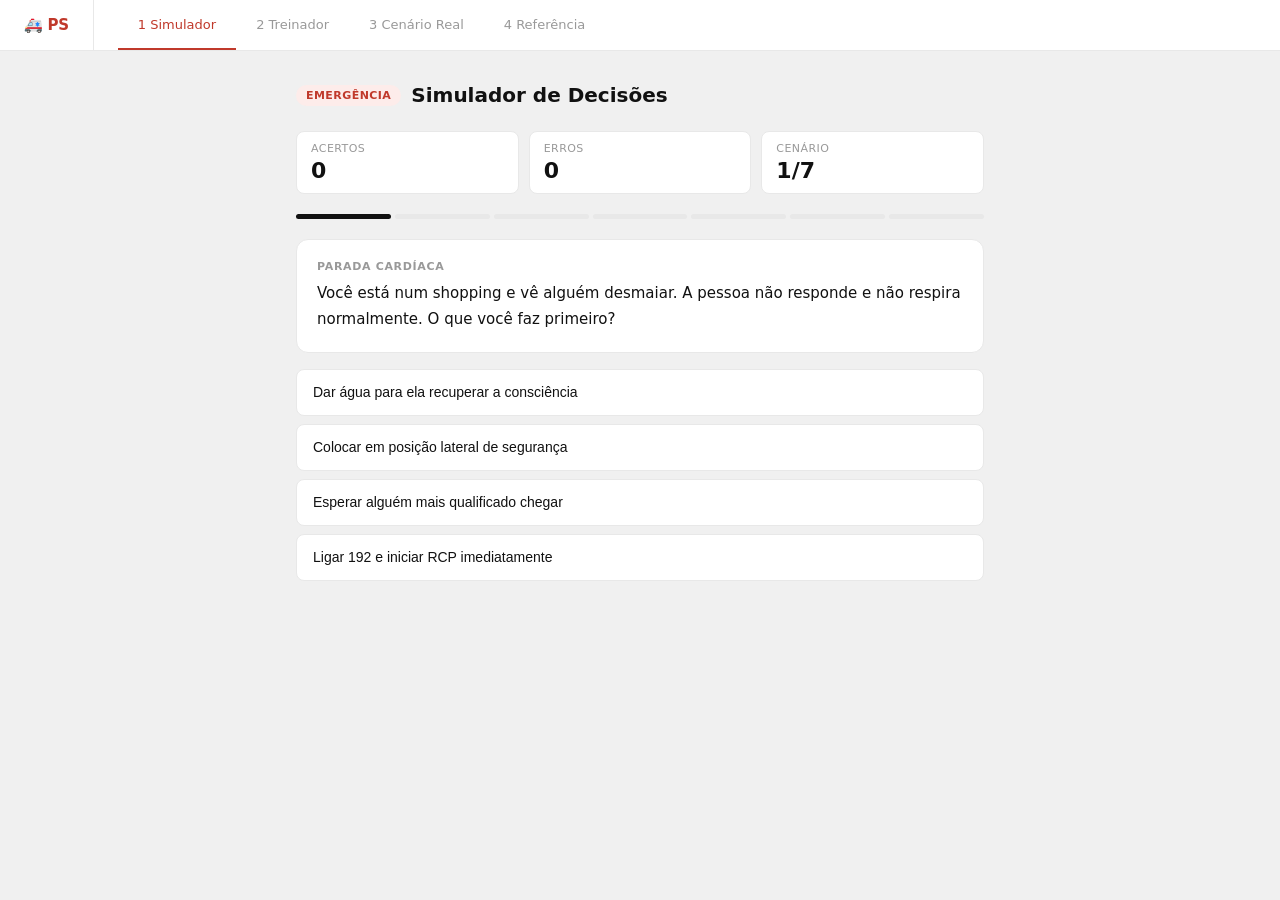
<file: static/html/primeiros-socorros.html>
<!DOCTYPE html>
<html lang="pt-BR">
<head>
<meta charset="UTF-8">
<meta name="viewport" content="width=device-width, initial-scale=1.0">
<title>Primeiros Socorros</title>
<style>
:root {
  --red: #c0392b; --red-light: #fdecea; --red-mid: #e74c3c;
  --green: #27ae60; --green-light: #e9f7ef;
  --blue: #2980b9; --blue-light: #eaf4fb;
  --amber: #e67e22; --amber-light: #fef5e7;
  --gray: #f5f5f5; --gray2: #e8e8e8; --gray3: #bbb;
  --text: #111; --text2: #555; --text3: #999;
  --radius: 12px; --radius-sm: 8px;
}
* { box-sizing: border-box; margin: 0; padding: 0; }
body { font-family: system-ui, -apple-system, sans-serif; background: #f0f0f0; min-height: 100vh; }


.nav { background: #fff; border-bottom: 1px solid var(--gray2); padding: 0 1.5rem; display: flex; align-items: center; gap: 0; position: sticky; top: 0; z-index: 100; }
.nav-logo { font-size: 15px; font-weight: 700; color: var(--red); padding: 1rem 1.5rem 1rem 0; border-right: 1px solid var(--gray2); margin-right: 1.5rem; letter-spacing: -0.02em; }
.nav-tabs { display: flex; gap: 0; }
.nav-tab { padding: 1rem 1.25rem; font-size: 13px; font-weight: 500; color: var(--text3); cursor: pointer; border-bottom: 2px solid transparent; transition: color 0.15s, border-color 0.15s; white-space: nowrap; }
.nav-tab:hover { color: var(--text); }
.nav-tab.active { color: var(--red); border-bottom-color: var(--red); }


.page { display: none; max-width: 720px; margin: 0 auto; padding: 2rem 1rem; }
.page.active { display: block; }


.sim-header { display: flex; align-items: center; gap: 10px; margin-bottom: 1.5rem; }
.badge { font-size: 11px; font-weight: 700; padding: 4px 10px; border-radius: 20px; letter-spacing: 0.04em; }
.badge-red { background: var(--red-light); color: var(--red); }
.badge-blue { background: var(--blue-light); color: var(--blue); }
.badge-green { background: var(--green-light); color: var(--green); }
.badge-amber { background: var(--amber-light); color: var(--amber); }
.page-title { font-size: 20px; font-weight: 700; color: var(--text); }
.score-bar { display: flex; gap: 10px; margin-bottom: 1.25rem; }
.score-card { background: #fff; border: 1px solid var(--gray2); border-radius: var(--radius-sm); padding: 10px 14px; flex: 1; }
.score-label { font-size: 11px; color: var(--text3); margin-bottom: 3px; text-transform: uppercase; letter-spacing: 0.04em; }
.score-val { font-size: 22px; font-weight: 700; color: var(--text); }
.progress-bar { display: flex; gap: 4px; margin-bottom: 1.25rem; }
.pip { height: 5px; flex: 1; border-radius: 3px; background: var(--gray2); transition: background 0.3s; }
.pip.done { background: var(--green); }
.pip.active { background: var(--text); }
.scene-card { background: #fff; border: 1px solid var(--gray2); border-radius: var(--radius); padding: 1.25rem; margin-bottom: 1rem; }
.scene-tag { font-size: 11px; color: var(--text3); text-transform: uppercase; letter-spacing: 0.06em; margin-bottom: 8px; font-weight: 700; }
.scene-text { font-size: 15px; color: var(--text); line-height: 1.7; }
.choices { display: flex; flex-direction: column; gap: 8px; margin-bottom: 1rem; }
.choice-btn { background: #fff; border: 1px solid var(--gray2); border-radius: var(--radius-sm); padding: 12px 16px; text-align: left; font-size: 14px; color: var(--text); cursor: pointer; transition: all 0.15s; line-height: 1.5; }
.choice-btn:hover:not(:disabled) { background: var(--gray); border-color: var(--gray3); }
.choice-btn.correct { background: var(--green-light); border-color: var(--green); color: #1a6b3c; font-weight: 600; }
.choice-btn.wrong { background: var(--red-light); border-color: var(--red-mid); color: #7b241c; }
.choice-btn.missed { border-style: dashed; border-color: var(--green); color: var(--text3); }
.feedback { border-radius: var(--radius-sm); padding: 12px 16px; margin-bottom: 1rem; font-size: 14px; line-height: 1.65; display: none; }
.feedback.show { display: block; }
.feedback.good { background: var(--green-light); color: #1a6b3c; border: 1px solid #a9dfbf; }
.feedback.bad { background: var(--red-light); color: #7b241c; border: 1px solid #f5b7b1; }
.action-btn { background: #fff; border: 1px solid var(--gray2); border-radius: var(--radius-sm); padding: 10px 20px; font-size: 14px; color: var(--text); cursor: pointer; display: none; transition: background 0.15s; font-weight: 500; }
.action-btn.show { display: inline-block; }
.action-btn:hover { background: var(--gray); }
.action-btn.primary { background: var(--text); color: #fff; border-color: var(--text); }
.action-btn.primary:hover { background: #333; }
.end-screen { display: none; text-align: center; padding: 3rem 1rem; }
.end-screen.show { display: block; }
.end-emoji { font-size: 56px; margin-bottom: 16px; }
.end-title { font-size: 24px; font-weight: 700; margin-bottom: 8px; color: var(--text); }
.end-sub { font-size: 15px; color: var(--text2); line-height: 1.7; margin-bottom: 1.5rem; max-width: 480px; margin-left: auto; margin-right: auto; }

.trainer-grid { display: grid; grid-template-columns: 1fr 1fr; gap: 12px; margin-bottom: 1.5rem; }
.protocol-card { background: #fff; border: 2px solid var(--gray2); border-radius: var(--radius); padding: 1rem 1.25rem; cursor: pointer; transition: all 0.2s; }
.protocol-card:hover { border-color: var(--red-mid); transform: translateY(-1px); }
.protocol-card.selected { border-color: var(--red); background: var(--red-light); }
.protocol-icon { font-size: 28px; margin-bottom: 8px; }
.protocol-name { font-size: 14px; font-weight: 700; color: var(--text); margin-bottom: 4px; }
.protocol-desc { font-size: 12px; color: var(--text3); }
.trainer-area { background: #fff; border: 1px solid var(--gray2); border-radius: var(--radius); padding: 1.5rem; }
.step-display { text-align: center; margin-bottom: 1.5rem; }
.step-number { font-size: 13px; color: var(--text3); margin-bottom: 8px; text-transform: uppercase; letter-spacing: 0.06em; }
.step-icon-big { font-size: 64px; margin-bottom: 12px; line-height: 1; }
.step-title { font-size: 20px; font-weight: 700; color: var(--text); margin-bottom: 8px; }
.step-detail { font-size: 14px; color: var(--text2); line-height: 1.65; max-width: 420px; margin: 0 auto; }
.metronome { display: flex; flex-direction: column; align-items: center; margin: 1.5rem 0; }
.metro-circle { width: 80px; height: 80px; border-radius: 50%; background: var(--gray); border: 3px solid var(--gray2); display: flex; align-items: center; justify-content: center; font-size: 13px; font-weight: 700; color: var(--text2); transition: background 0.1s, border-color 0.1s; margin-bottom: 8px; }
.metro-circle.beat { background: var(--red-light); border-color: var(--red); color: var(--red); }
.metro-bpm { font-size: 12px; color: var(--text3); }
.step-nav { display: flex; gap: 10px; justify-content: center; align-items: center; }
.step-dots { display: flex; gap: 6px; }
.step-dot { width: 8px; height: 8px; border-radius: 50%; background: var(--gray2); transition: background 0.2s; }
.step-dot.active { background: var(--red); }
.step-dot.done { background: var(--green); }
.trainer-placeholder { text-align: center; padding: 3rem 1rem; color: var(--text3); }
.trainer-placeholder-icon { font-size: 40px; margin-bottom: 12px; }

.scenario-select { display: grid; grid-template-columns: 1fr 1fr; gap: 12px; margin-bottom: 1.5rem; }
.scenario-opt { background: #fff; border: 2px solid var(--gray2); border-radius: var(--radius); padding: 1rem; cursor: pointer; transition: all 0.2s; }
.scenario-opt:hover { border-color: var(--red-mid); }
.scenario-opt.active { border-color: var(--red); }
.scenario-opt-icon { font-size: 24px; margin-bottom: 6px; }
.scenario-opt-name { font-size: 13px; font-weight: 700; color: var(--text); }
.scenario-opt-tag { font-size: 11px; color: var(--text3); margin-top: 2px; }
.live-scene { background: #fff; border: 1px solid var(--gray2); border-radius: var(--radius); overflow: hidden; }
.live-top { background: var(--red); color: #fff; padding: 12px 16px; display: flex; align-items: center; justify-content: space-between; }
.live-top-left { font-size: 13px; font-weight: 700; }
.live-timer { font-size: 22px; font-weight: 700; font-variant-numeric: tabular-nums; }
.live-timer.urgent { color: #ffd5d5; }
.victim-area { padding: 1.25rem; border-bottom: 1px solid var(--gray2); }
.victim-status { display: grid; grid-template-columns: repeat(3, 1fr); gap: 8px; margin-bottom: 1rem; }
.vital-sign { background: var(--gray); border-radius: var(--radius-sm); padding: 8px; text-align: center; }
.vital-label { font-size: 10px; color: var(--text3); text-transform: uppercase; letter-spacing: 0.04em; margin-bottom: 2px; }
.vital-val { font-size: 16px; font-weight: 700; }
.vital-val.danger { color: var(--red); }
.vital-val.ok { color: var(--green); }
.vital-val.warn { color: var(--amber); }
.victim-desc { font-size: 14px; color: var(--text2); line-height: 1.65; }
.actions-area { padding: 1.25rem; }
.actions-title { font-size: 12px; color: var(--text3); text-transform: uppercase; letter-spacing: 0.06em; margin-bottom: 10px; font-weight: 700; }
.action-grid { display: grid; grid-template-columns: 1fr 1fr; gap: 8px; margin-bottom: 1rem; }
.live-action { background: var(--gray); border: 1px solid var(--gray2); border-radius: var(--radius-sm); padding: 10px 12px; font-size: 13px; cursor: pointer; transition: all 0.15s; text-align: left; line-height: 1.4; }
.live-action:hover:not(:disabled) { background: var(--gray2); }
.live-action:disabled { opacity: 0.4; cursor: default; }
.live-action.good-action { background: var(--green-light); border-color: var(--green); color: #1a6b3c; }
.live-action.bad-action { background: var(--red-light); border-color: var(--red-mid); color: #7b241c; }
.event-log { background: var(--gray); border-radius: var(--radius-sm); padding: 10px 12px; max-height: 140px; overflow-y: auto; }
.log-entry { font-size: 12px; color: var(--text2); padding: 3px 0; border-bottom: 1px solid var(--gray2); line-height: 1.5; }
.log-entry:last-child { border-bottom: none; }
.log-entry.good { color: var(--green); }
.log-entry.bad { color: var(--red); }
.log-time { color: var(--text3); font-weight: 600; margin-right: 6px; }
.scene-placeholder { text-align: center; padding: 3rem 1rem; color: var(--text3); }

.panel-search { width: 100%; padding: 10px 14px; border: 1px solid var(--gray2); border-radius: var(--radius-sm); font-size: 14px; margin-bottom: 1.25rem; outline: none; transition: border-color 0.15s; }
.panel-search:focus { border-color: var(--red); }
.panel-categories { display: flex; gap: 8px; flex-wrap: wrap; margin-bottom: 1.25rem; }
.cat-btn { padding: 6px 14px; border: 1px solid var(--gray2); border-radius: 20px; font-size: 12px; font-weight: 600; cursor: pointer; transition: all 0.15s; background: #fff; color: var(--text2); }
.cat-btn:hover { border-color: var(--red); color: var(--red); }
.cat-btn.active { background: var(--red); border-color: var(--red); color: #fff; }
.protocols-list { display: flex; flex-direction: column; gap: 10px; }
.proto-card { background: #fff; border: 1px solid var(--gray2); border-radius: var(--radius); overflow: hidden; cursor: pointer; transition: border-color 0.2s; }
.proto-card:hover { border-color: var(--gray3); }
.proto-header { display: flex; align-items: center; gap: 12px; padding: 14px 16px; }
.proto-icon { font-size: 24px; width: 40px; text-align: center; }
.proto-info { flex: 1; }
.proto-title { font-size: 15px; font-weight: 700; color: var(--text); margin-bottom: 2px; }
.proto-sub { font-size: 12px; color: var(--text3); }
.proto-severity { font-size: 11px; font-weight: 700; padding: 3px 8px; border-radius: 20px; }
.sev-critical { background: var(--red-light); color: var(--red); }
.sev-high { background: var(--amber-light); color: var(--amber); }
.sev-medium { background: var(--blue-light); color: var(--blue); }
.proto-chevron { color: var(--text3); font-size: 12px; transition: transform 0.2s; }
.proto-chevron.open { transform: rotate(90deg); }
.proto-body { display: none; border-top: 1px solid var(--gray2); padding: 14px 16px; }
.proto-body.open { display: block; }
.proto-steps { list-style: none; }
.proto-step { display: flex; gap: 12px; margin-bottom: 12px; align-items: flex-start; }
.proto-step:last-child { margin-bottom: 0; }
.step-num { width: 24px; height: 24px; background: var(--red); color: #fff; border-radius: 50%; display: flex; align-items: center; justify-content: center; font-size: 12px; font-weight: 700; flex-shrink: 0; margin-top: 1px; }
.step-text { font-size: 14px; color: var(--text2); line-height: 1.6; }
.step-text strong { color: var(--text); font-weight: 700; }
.proto-warning { background: var(--amber-light); border: 1px solid #f0c27f; border-radius: var(--radius-sm); padding: 10px 12px; font-size: 13px; color: #7d4a04; margin-top: 12px; line-height: 1.5; }
.proto-warning::before { content: "⚠️ "; }
.empty-state { text-align: center; padding: 2rem; color: var(--text3); font-size: 14px; }
</style>
</head>
<body>

<nav class="nav">
  <div class="nav-logo">🚑 PS</div>
  <div class="nav-tabs">
    <div class="nav-tab active" onclick="showPage('sim')">1 Simulador</div>
    <div class="nav-tab" onclick="showPage('trainer')">2 Treinador</div>
    <div class="nav-tab" onclick="showPage('scenario')">3 Cenário Real</div>
    <div class="nav-tab" onclick="showPage('panel')">4 Referência</div>
  </div>
</nav>


<div class="page active" id="page-sim">
  <div class="sim-header">
    <div class="badge badge-red">EMERGÊNCIA</div>
    <div class="page-title">Simulador de Decisões</div>
  </div>
  <div class="score-bar">
    <div class="score-card"><div class="score-label">Acertos</div><div class="score-val" id="sim-correct">0</div></div>
    <div class="score-card"><div class="score-label">Erros</div><div class="score-val" id="sim-wrong">0</div></div>
    <div class="score-card"><div class="score-label">Cenário</div><div class="score-val" id="sim-num">1/7</div></div>
  </div>
  <div class="progress-bar" id="sim-progress"></div>
  <div id="sim-game">
    <div class="scene-card">
      <div class="scene-tag" id="sim-tag"></div>
      <div class="scene-text" id="sim-text"></div>
    </div>
    <div class="choices" id="sim-choices"></div>
    <div class="feedback" id="sim-feedback"></div>
    <button class="action-btn" id="sim-next">Próximo cenário →</button>
  </div>
  <div class="end-screen" id="sim-end">
    <div class="end-emoji" id="sim-end-emoji"></div>
    <div class="end-title" id="sim-end-title"></div>
    <div class="end-sub" id="sim-end-sub"></div>
    <button class="action-btn primary show" onclick="simRestart()">Jogar novamente</button>
  </div>
</div>


<div class="page" id="page-trainer">
  <div class="sim-header">
    <div class="badge badge-blue">TREINADOR</div>
    <div class="page-title">Passo a Passo com Metrônomo</div>
  </div>
  <div class="trainer-grid" id="protocol-grid"></div>
  <div class="trainer-area" id="trainer-area">
    <div class="trainer-placeholder">
      <div class="trainer-placeholder-icon">☝️</div>
      <div>Selecione um protocolo acima para começar</div>
    </div>
  </div>
</div>


<div class="page" id="page-scenario">
  <div class="sim-header">
    <div class="badge badge-red">TEMPO REAL</div>
    <div class="page-title">Cenário: Você Age Agora</div>
  </div>
  <div class="scenario-select" id="scenario-select"></div>
  <div id="live-area">
    <div class="scene-placeholder">
      <div style="font-size:40px;margin-bottom:12px">🎯</div>
      <div style="font-size:14px">Escolha um cenário acima para iniciar a simulação em tempo real</div>
    </div>
  </div>
</div>


<div class="page" id="page-panel">
  <div class="sim-header">
    <div class="badge badge-green">REFERÊNCIA</div>
    <div class="page-title">Painel de Protocolos</div>
  </div>
  <input class="panel-search" id="panel-search" placeholder="Buscar protocolo..." oninput="filterPanel()">
  <div class="panel-categories" id="panel-cats"></div>
  <div class="protocols-list" id="protocols-list"></div>
</div>

<script>

const SIM_SCENARIOS = [
  { tag:"Parada cardíaca", text:"Você está num shopping e vê alguém desmaiar. A pessoa não responde e não respira normalmente. O que você faz primeiro?",
    choices:[
      {text:"Ligar 192 e iniciar RCP imediatamente", correct:true},
      {text:"Esperar alguém mais qualificado chegar", correct:false},
      {text:"Colocar em posição lateral de segurança", correct:false},
      {text:"Dar água para ela recuperar a consciência", correct:false}
    ],
    ok:"✅ Correto! Ligue 192, peça um DEA e inicie RCP: 30 compressões + 2 ventilações. Profundidade 5–6 cm, ritmo 100–120/min.",
    err:"❌ Em parada cardíaca cada segundo mata neurônios. Chame 192 e inicie RCP imediatamente. Posição lateral é só para inconscientes que respiram."
  },
  { tag:"Engasgamento total", text:"Um colega fica vermelho, segura o pescoço e não consegue falar nem tossir. O que você faz?",
    choices:[
      {text:"Pedir que tente continuar tossindo", correct:false},
      {text:"Aplicar a manobra de Heimlich (5 compressões abdominais)", correct:true},
      {text:"Dar tapas fortes nas costas", correct:false},
      {text:"Ligar SAMU e esperar", correct:false}
    ],
    ok:"✅ Correto! Obstrução total = Heimlich imediato. Fique atrás, punho 2 dedos acima do umbigo, 5 compressões rápidas para dentro e para cima.",
    err:"❌ Sem tosse efetiva = obstrução total = Heimlich imediatamente. Tapas são para obstrução parcial. SAMU demora — aja agora."
  },
  { tag:"Queimadura", text:"Uma criança derruba água fervendo no antebraço. Pele vermelha com bolhas. O que fazer primeiro?",
    choices:[
      {text:"Estoura as bolhas e aplica pasta de dente", correct:false},
      {text:"Lava com água fria corrente por 10–20 minutos", correct:true},
      {text:"Coloca gelo para aliviar a dor", correct:false},
      {text:"Aplica manteiga ou óleo para proteger", correct:false}
    ],
    ok:"✅ Correto! Água fria corrente (não gelada) por 10–20 min. Nunca: gelo, pasta, manteiga, estouro de bolhas. Depois cubra com curativo limpo.",
    err:"❌ Água fria corrente é o único correto. Gelo causa mais lesão. Pasta/manteiga retêm calor. Bolhas protegem — não estoure."
  },
  { tag:"Desmaio", text:"Uma jovem desmaia na fila do banco mas respira normalmente. Como agir?",
    choices:[
      {text:"Iniciar RCP pois está inconsciente", correct:false},
      {text:"Sentar ela e dar água imediatamente", correct:false},
      {text:"Posição lateral de segurança e elevar as pernas", correct:true},
      {text:"Jogar água fria no rosto", correct:false}
    ],
    ok:"✅ Correto! Inconsciente mas respirando = posição lateral. Eleve as pernas ~30 cm para melhorar fluxo ao cérebro. Não dê nada pela boca.",
    err:"❌ RCP é para parada cardíaca. Posição lateral de segurança mantém vias aéreas abertas. Não dê líquidos a pessoas inconscientes."
  },
  { tag:"AVC", text:"Seu familiar repentinamente não move o braço, a boca está torta e a fala sai estranha. O que fazer?",
    choices:[
      {text:"Dar aspirina e esperar passar", correct:false},
      {text:"Ligar 192 imediatamente e anotar o horário do início", correct:true},
      {text:"Deixar descansar até melhorar", correct:false},
      {text:"Levar de carro ao hospital", correct:false}
    ],
    ok:"✅ Correto! AVC = 1,9 milhão de neurônios morrem por minuto. Ligue 192 (o SAMU chega preparado) e anote o horário — crucial para o tratamento.",
    err:"❌ Aspirina pode piorar AVC hemorrágico. SAMU chega preparado. 'Descansar' é perda de tempo fatal. Anote o horário do início — é essencial para o tratamento."
  },
  { tag:"Hemorragia grave", text:"Seu amigo tem um corte profundo na coxa com sangramento intenso após queda. O que fazer?",
    choices:[
      {text:"Lavar e aguardar o sangramento parar", correct:false},
      {text:"Fazer torniquete improvisado na raiz do membro", correct:false},
      {text:"Pressionar com pano limpo e firme sem soltar e chamar socorro", correct:true},
      {text:"Elevar o membro e não tocar para não contaminar", correct:false}
    ],
    ok:"✅ Correto! Pressão direta e contínua por 10+ minutos. Use o pano mais limpo disponível. Chame 192. Torniquete improvisado pode causar amputação.",
    err:"❌ Pressão direta é o padrão-ouro. Torniquete improvisado é arriscado. Elevar sem pressionar não controla o sangramento. Hemorragia grave mata em minutos."
  },
  { tag:"Convulsão", text:"Uma pessoa cai e começa a ter convulsões com espasmos pelo corpo. O que você NÃO deve fazer?",
    choices:[
      {text:"Segurá-la com força para parar os espasmos", correct:true},
      {text:"Afastar objetos ao redor para evitar lesões", correct:false},
      {text:"Colocar algo macio sob a cabeça", correct:false},
      {text:"Ficar ao lado e cronometrar a duração", correct:false}
    ],
    ok:"✅ Correto! NUNCA segure alguém em convulsão — pode causar fraturas. Afaste objetos, proteja a cabeça, cronometre. Se durar mais de 5 min, chame 192.",
    err:"❌ Segurar é perigoso e pode causar fraturas. A convulsão precisa seguir seu curso. Proteja a cabeça, afaste objetos e cronometre."
  }
];

const TRAINER_PROTOCOLS = [
  { id:'rcp', icon:'🫀', name:'RCP Adulto', desc:'Reanimação cardiopulmonar', bpm:110,
    steps:[
      {icon:'📞', title:'Chamar ajuda', detail:'Ligue 192 ou peça alguém para ligar. Peça o DEA mais próximo. Não deixe a vítima sozinha.'},
      {icon:'🔍', title:'Verificar resposta', detail:'Sacuda os ombros firmemente e grite "Você está bem?". Verifique se há respiração normal (máx. 10 segundos).'},
      {icon:'✋', title:'Posição das mãos', detail:'Entrelace os dedos. Posicione o calcanhar de uma mão no centro do peito (metade inferior do esterno). Braços estendidos e retos.'},
      {icon:'💪', title:'Comprimir 30x', detail:'Comprima 5–6 cm de profundidade em ritmo de 100–120/min. Use o metrônomo abaixo. Deixe o tórax voltar completamente.'},
      {icon:'💨', title:'2 ventilações', detail:'Incline a cabeça, eleve o queixo. Tampe o nariz e sopre por 1 segundo. O peito deve subir. Repita uma vez. Se não tiver EPI, só compressões.'},
      {icon:'🔄', title:'Repetir ciclos', detail:'Continue 30:2 até o DEA chegar, a vítima responder ou o socorro assumir. Troque com outra pessoa a cada 2 minutos se possível.'}
    ]
  },
  { id:'heimlich', icon:'🫁', name:'Heimlich', desc:'Engasgamento em adulto', bpm:0,
    steps:[
      {icon:'👀', title:'Identificar', detail:'Pergunte "Você está engasgado?". Se a pessoa não consegue falar, tossir ou respirar, aja imediatamente.'},
      {icon:'🔔', title:'Pedir ajuda', detail:'Grite por ajuda e peça alguém para ligar 192 enquanto você age.'},
      {icon:'🤝', title:'Posicionar', detail:'Fique atrás da pessoa. Envolva a cintura com os braços. Incline levemente a vítima para frente.'},
      {icon:'✊', title:'Posição do punho', detail:'Faça um punho e posicione o lado do polegar 2 dedos acima do umbigo, abaixo do esterno.'},
      {icon:'💥', title:'5 compressões', detail:'Cubra o punho com a outra mão. Faça 5 compressões rápidas para dentro e para CIMA em movimento de J.'},
      {icon:'🔄', title:'Repetir', detail:'Alterne 5 tapas nas costas + 5 compressões abdominais até o objeto sair ou a vítima perder a consciência (inicie RCP se isso ocorrer).'}
    ]
  },
  { id:'avc', icon:'🧠', name:'Protocolo AVC', desc:'Identificar e agir rápido', bpm:0,
    steps:[
      {icon:'😶', title:'Teste F — Face', detail:'Peça para sorrir. Há assimetria? Lado da boca caído? Isso indica possível AVC.'},
      {icon:'💪', title:'Teste A — Braços', detail:'Peça para levantar ambos os braços. Um cai ou fica fraco? Sinal de alerta.'},
      {icon:'🗣️', title:'Teste L — Linguagem', detail:'Peça para repetir uma frase simples. Fala arrastada, confusa ou impossível? Sinal crítico.'},
      {icon:'⏰', title:'Teste T — Tempo', detail:'Anote EXATAMENTE o horário do início dos sintomas. Isso determina o tipo de tratamento possível.'},
      {icon:'📞', title:'Ligar 192', detail:'Ligue imediatamente. Diga que suspeita de AVC. O SAMU ativa o protocolo antes de chegar. NÃO dê remédios.'},
      {icon:'🛋️', title:'Aguardar', detail:'Deixe confortável (não deite em cima do braço fraco). Não dê nada para beber ou comer. Monitore a respiração.'}
    ]
  },
  { id:'queimadura', icon:'🔥', name:'Queimadura', desc:'Primeiros cuidados', bpm:0,
    steps:[
      {icon:'🚨', title:'Afastar do perigo', detail:'Remova a vítima da fonte de calor com segurança. Proteja-se antes de agir.'},
      {icon:'✂️', title:'Retirar roupas', detail:'Remova roupas e acessórios DA ÁREA QUEIMADA (exceto se estiverem colados à pele — não puxe!).'},
      {icon:'💧', title:'Resfriar 10–20 min', detail:'Água fria corrente (15–25°C) por no mínimo 10 minutos. NÃO use gelo, pasta de dente, manteiga ou qualquer substância.'},
      {icon:'🩹', title:'Cobrir', detail:'Cubra com curativo limpo e não aderente. Filme plástico (sem apertar) é uma boa opção temporária.'},
      {icon:'🌡️', title:'Aquecer a vítima', detail:'Resfriar só a queimadura. O resto do corpo deve ser mantido aquecido para evitar hipotermia.'},
      {icon:'🏥', title:'Avaliar gravidade', detail:'Queimaduras na face, mãos, genitais, articulações, ou >10% do corpo = emergência hospitalar imediata.'}
    ]
  }
];

const LIVE_SCENARIOS = [
  { id:'cardiac', icon:'🫀', name:'Parada Cardíaca', tag:'Crítico — agir em segundos',
    vitals:{consciencia:{label:'Consciência',val:'Ausente',cls:'danger'}, respiracao:{label:'Respiração',val:'Ausente',cls:'danger'}, pulso:{label:'Pulso',val:'Ausente',cls:'danger'}},
    desc:'Adulto de ~50 anos no chão. Não responde ao chamado. Sem respiração normal visível. Lábios levemente azulados.',
    actions:[
      {text:'📞 Ligar 192 e pedir DEA', good:true, effect:'SAMU acionado. DEA sendo buscado.'},
      {text:'🫀 Iniciar RCP (30:2)', good:true, effect:'RCP iniciada corretamente!'},
      {text:'💧 Dar água', good:false, effect:'ERRADO! Nunca dê água a inconsciente.'},
      {text:'🛋️ Posição lateral', good:false, effect:'ERRADO! Posição lateral é para quem respira.'},
      {text:'⚡ Usar o DEA', good:true, effect:'DEA aplicado — choque recomendado!'},
      {text:'👥 Pedir ajuda ao redor', good:true, effect:'Outras pessoas ajudando a revezar.'}
    ]
  },
  { id:'stroke', icon:'🧠', name:'Suspeita de AVC', tag:'Urgente — cada minuto importa',
    vitals:{consciencia:{label:'Consciência',val:'Confusa',cls:'warn'}, respiracao:{label:'Fala',val:'Alterada',cls:'warn'}, pulso:{label:'Mov. Braço',val:'Reduzido',cls:'danger'}},
    desc:'Homem de ~60 anos com boca torta, braço direito caído, tentando falar mas palavras saem embaralhadas. Iniciou há ~5 min.',
    actions:[
      {text:'📞 Ligar 192 imediatamente', good:true, effect:'SAMU acionado com protocolo AVC.'},
      {text:'⏰ Anotar horário do início', good:true, effect:'Horário registrado — crucial para o médico.'},
      {text:'💊 Dar aspirina', good:false, effect:'ERRADO! Aspirina pode piorar AVC hemorrágico.'},
      {text:'🛋️ Deixar confortável', good:true, effect:'Vítima posicionada com segurança.'},
      {text:'🚗 Levar de carro', good:false, effect:'ERRADO! SAMU chega preparado. Carro atrasa.'},
      {text:'🧪 Fazer teste FAST', good:true, effect:'Face, Braço, Linguagem, Tempo — confirmado.'}
    ]
  },
  { id:'choke', icon:'🫁', name:'Engasgamento Total', tag:'Imediato — sem tempo a perder',
    vitals:{consciencia:{label:'Consciência',val:'Presente',cls:'ok'}, respiracao:{label:'Respiração',val:'Obstruída',cls:'danger'}, pulso:{label:'Coloração',val:'Roxa',cls:'danger'}},
    desc:'Criança de ~8 anos engasgada com pedaço de carne. Não consegue tossir, falar ou respirar. Segurando o pescoço com as mãos.',
    actions:[
      {text:'✊ Heimlich (compressões abd.)', good:true, effect:'Compressões aplicadas corretamente!'},
      {text:'👋 5 tapas nas costas', good:true, effect:'Tapas aplicadas — alternando com Heimlich.'},
      {text:'😮 Tentar retirar com o dedo', good:false, effect:'ERRADO! Pode empurrar mais fundo.'},
      {text:'📞 Pedir alguém ligar 192', good:true, effect:'SAMU acionado enquanto você age.'},
      {text:'💧 Dar água para descer', good:false, effect:'ERRADO! Água não resolve obstrução sólida.'},
      {text:'🔄 Continuar até sair ou desmaiar', good:true, effect:'Persistindo. Se desmaiar, iniciar RCP.'}
    ]
  },
  { id:'bleed', icon:'🩸', name:'Hemorragia Grave', tag:'Urgente — sangramento ativo',
    vitals:{consciencia:{label:'Consciência',val:'Presente',cls:'ok'}, respiracao:{label:'Palidez',val:'Crescente',cls:'warn'}, pulso:{label:'Sangramento',val:'Intenso',cls:'danger'}},
    desc:'Homem com corte profundo na coxa por vidro. Sangramento intenso e contínuo. Vítima começa a ficar pálida e agitada.',
    actions:[
      {text:'🤲 Pressão direta e firme', good:true, effect:'Pressão aplicada. Mantenha sem soltar!'},
      {text:'📞 Ligar 192', good:true, effect:'SAMU acionado.'},
      {text:'🔴 Torniquete improvisado', good:false, effect:'RISCO! Torniquete improvisado pode causar amputação.'},
      {text:'💧 Lavar o ferimento', good:false, effect:'ERRADO! Não lave — isso remove os coágulos.'},
      {text:'🛋️ Deitar e elevar o membro', good:true, effect:'Correto — deite e eleve a perna acima do coração.'},
      {text:'🔄 Manter pressão 10+ min', good:true, effect:'Pressão mantida. Coágulo se formando.'}
    ]
  }
];

const PANEL_PROTOCOLS = [
  { cat:'Cardíaco', severity:'critical', icon:'🫀', title:'Parada Cardíaca / RCP', sub:'Adulto sem pulso e sem respiração',
    steps:['Verifique segurança do local e chame ajuda', 'Confirme: sem resposta, sem respiração normal', 'Ligue 192 e peça o DEA', 'Inicie RCP: 30 compressões + 2 ventilações', 'Comprima 5–6 cm, ritmo 100–120/min', 'Use o DEA assim que disponível e siga as instruções', 'Continue até o socorro chegar ou vítima responder'],
    warn:'Não interrompa as compressões por mais de 10 segundos. Reveze a cada 2 min para não cansar.'
  },
  { cat:'Respiratório', severity:'critical', icon:'🫁', title:'Engasgamento (Obstrução Total)', sub:'Adulto consciente sem conseguir tossir',
    steps:['Confirme obstrução total: não fala, não tosse, não respira', 'Fique atrás da vítima e incline-a levemente para frente', 'Faça 5 tapas firmes entre as escápulas com a palma', 'Faça 5 compressões abdominais (manobra de Heimlich)', 'Alterne tapas e compressões até o objeto sair', 'Se a vítima perder a consciência, inicie RCP e cheque a boca antes de ventilar'],
    warn:'Nunca tente retirar o objeto com o dedo às cegas. Em grávidas e obesos, faça compressões no tórax (não no abdome).'
  },
  { cat:'Neurológico', severity:'critical', icon:'🧠', title:'AVC (Acidente Vascular Cerebral)', sub:'FAST: face, braços, linguagem, tempo',
    steps:['F — Face: sorria. Há assimetria?', 'A — Braços: levante ambos. Um cai?', 'S — Fala (Speech): repita uma frase. Está embaralhada?', 'T — Tempo: anote o horário EXATO do início dos sintomas', 'Ligue 192 imediatamente', 'Não dê aspirina, alimentos ou líquidos', 'Mantenha a vítima quieta e confortável até o socorro'],
    warn:'O janela terapêutica é de 4,5h para trombólise. Cada minuto perdido = 1,9 milhão de neurônios. NÃO leve de carro.'
  },
  { cat:'Trauma', severity:'high', icon:'🩸', title:'Hemorragia Grave', sub:'Sangramento externo intenso',
    steps:['Use luvas ou barreira (saco plástico) se disponível', 'Aplique pressão direta e firme com pano limpo', 'Mantenha a pressão contínua por pelo menos 10 minutos — não solte', 'Se o pano encharcar, adicione mais um por cima (não retire)', 'Eleve o membro acima do nível do coração se possível', 'Ligue 192', 'Monitore sinais de choque: palidez, frio, confusão'],
    warn:'Torniquetes improvisados podem causar danos permanentes. Use apenas se treinado ou em sangramento com risco de vida imediato e iminente.'
  },
  { cat:'Trauma', severity:'high', icon:'🔥', title:'Queimadura', sub:'Exposição ao calor, fogo ou líquido quente',
    steps:['Afaste a vítima da fonte de calor', 'Remova roupas e acessórios da área (exceto se colados)', 'Resfrie com água fria corrente por 10–20 minutos', 'Não use gelo, pasta de dente, manteiga ou óleo', 'Cubra com curativo limpo e não aderente', 'Não estoure as bolhas', 'Ligue 192 se: >10% do corpo, face, mãos, genitais, articulações ou inalação de fumaça'],
    warn:'Resfrie APENAS a queimadura. O restante do corpo deve ser mantido aquecido para evitar hipotermia, especialmente em crianças.'
  },
  { cat:'Neurológico', severity:'high', icon:'⚡', title:'Convulsão', sub:'Espasmos involuntários generalizados',
    steps:['Não segure a pessoa — pode causar fratura', 'Afaste objetos perigosos ao redor', 'Coloque algo macio sob a cabeça', 'Vire suavemente de lado (posição lateral) se possível', 'Cronometre a duração', 'Aguarde — a convulsão passa sozinha em 1–3 min', 'Chame 192 se: durar >5 min, a pessoa não acordar, houver lesão, ou for a primeira convulsão da vida'],
    warn:'NUNCA coloque nada na boca. A pessoa não vai engolir a língua — é um mito perigoso.'
  },
  { cat:'Cardíaco', severity:'medium', icon:'😵', title:'Desmaio / Síncope', sub:'Perda de consciência breve',
    steps:['Verifique se respira normalmente', 'Coloque em posição lateral de segurança', 'Eleve as pernas ~30 cm acima do coração', 'Afrouxe roupas apertadas', 'Não dê água ou alimentos pela boca', 'Monitore a respiração continuamente', 'Chame 192 se não acordar em 1 min ou houver trauma'],
    warn:'Se a pessoa não respira, NÃO é desmaio — é parada cardíaca. Inicie RCP imediatamente.'
  },
  { cat:'Respiratório', severity:'medium', icon:'🐝', title:'Reação Alérgica Grave', sub:'Anafilaxia com dificuldade respiratória',
    steps:['Identifique o alérgeno e afaste a vítima', 'Ligue 192 imediatamente', 'Pergunte se tem EpiPen (adrenalina autoinjetável) — aplique na coxa', 'Deite a vítima com as pernas elevadas (ou sente se houver falta de ar)', 'Monitore respiração e consciência', 'Se parar de respirar, inicie RCP', 'Informe ao SAMU o alérgeno suspeito'],
    warn:'Não dê anti-histamínico oral em anafilaxia grave — não é suficiente. A adrenalina é o único tratamento efetivo.'
  }
];


let simCurrent = 0, simCorrect = 0, simWrong = 0, simAnswered = false;

function simBuildProgress() {
  const el = document.getElementById('sim-progress');
  el.innerHTML = SIM_SCENARIOS.map((_, i) =>
    `<div class="pip${i < simCurrent ? ' done' : i === simCurrent ? ' active' : ''}"></div>`
  ).join('');
}

function simLoad() {
  simAnswered = false;
  const s = SIM_SCENARIOS[simCurrent];
  document.getElementById('sim-tag').textContent = s.tag;
  document.getElementById('sim-text').textContent = s.text;
  document.getElementById('sim-num').textContent = `${simCurrent+1}/${SIM_SCENARIOS.length}`;
  document.getElementById('sim-feedback').className = 'feedback';
  document.getElementById('sim-next').className = 'action-btn';

  const choicesEl = document.getElementById('sim-choices');
  const shuffled = [...s.choices].sort(() => Math.random() - 0.5);
  choicesEl.innerHTML = shuffled.map((c, i) =>
    `<button class="choice-btn" onclick="simChoose(${i})">${c.text}</button>`
  ).join('');
  choicesEl._shuffled = shuffled;

  simBuildProgress();
  document.getElementById('sim-correct').textContent = simCorrect;
  document.getElementById('sim-wrong').textContent = simWrong;
}

function simChoose(idx) {
  if (simAnswered) return;
  simAnswered = true;
  const s = SIM_SCENARIOS[simCurrent];
  const btns = document.querySelectorAll('#sim-choices .choice-btn');
  const shuffled = document.getElementById('sim-choices')._shuffled;
  const choice = shuffled[idx];
  const fb = document.getElementById('sim-feedback');

  if (choice.correct) {
    btns[idx].className = 'choice-btn correct';
    fb.className = 'feedback good show';
    fb.textContent = s.ok;
    simCorrect++;
  } else {
    btns[idx].className = 'choice-btn wrong';
    fb.className = 'feedback bad show';
    fb.textContent = s.err;
    simWrong++;
    shuffled.forEach((c, i) => { if (c.correct) btns[i].className = 'choice-btn missed'; });
  }
  btns.forEach(b => b.disabled = true);
  document.getElementById('sim-correct').textContent = simCorrect;
  document.getElementById('sim-wrong').textContent = simWrong;
  document.getElementById('sim-next').className = 'action-btn show';
}

document.getElementById('sim-next').onclick = () => {
  simCurrent++;
  if (simCurrent >= SIM_SCENARIOS.length) simEnd();
  else simLoad();
};

function simEnd() {
  document.getElementById('sim-game').style.display = 'none';
  document.getElementById('sim-end').className = 'end-screen show';
  const pct = Math.round((simCorrect / SIM_SCENARIOS.length) * 100);
  const e = document.getElementById('sim-end-emoji');
  const t = document.getElementById('sim-end-title');
  const s = document.getElementById('sim-end-sub');
  if (pct >= 85) { e.textContent='🏥'; t.textContent='Excelente! Você salvaria vidas.'; }
  else if (pct >= 57) { e.textContent='🩺'; t.textContent='Bom! Ainda há espaço para crescer.'; }
  else { e.textContent='📚'; t.textContent='Estude mais — cada detalhe importa.'; }
  s.textContent = `Você acertou ${simCorrect} de ${SIM_SCENARIOS.length} cenários (${pct}%). Revise os protocolos no módulo de Referência.`;
}

function simRestart() {
  simCurrent = 0; simCorrect = 0; simWrong = 0;
  document.getElementById('sim-game').style.display = 'block';
  document.getElementById('sim-end').className = 'end-screen';
  simLoad();
}

let trainerActive = null, trainerStep = 0, trainerInterval = null;

function buildTrainerGrid() {
  document.getElementById('protocol-grid').innerHTML = TRAINER_PROTOCOLS.map(p =>
    `<div class="protocol-card" id="ptcard-${p.id}" onclick="selectProtocol('${p.id}')">
      <div class="protocol-icon">${p.icon}</div>
      <div class="protocol-name">${p.name}</div>
      <div class="protocol-desc">${p.desc}</div>
    </div>`
  ).join('');
}

function selectProtocol(id) {
  if (trainerInterval) { clearInterval(trainerInterval); trainerInterval = null; }
  document.querySelectorAll('.protocol-card').forEach(c => c.classList.remove('selected'));
  document.getElementById(`ptcard-${id}`).classList.add('selected');
  trainerActive = TRAINER_PROTOCOLS.find(p => p.id === id);
  trainerStep = 0;
  renderTrainerStep();
}

function renderTrainerStep() {
  const p = trainerActive;
  const s = p.steps[trainerStep];
  const total = p.steps.length;
  const dots = p.steps.map((_, i) =>
    `<div class="step-dot${i < trainerStep ? ' done' : i === trainerStep ? ' active' : ''}"></div>`
  ).join('');
  const metroHTML = p.bpm > 0 ?
    `<div class="metronome">
      <div class="metro-circle" id="metro-circle">BPM<br>${p.bpm}</div>
      <div class="metro-bpm">${p.bpm} batidas/min — ritmo das compressões</div>
    </div>
    <div style="text-align:center;margin-bottom:1rem">
      <button class="action-btn show" onclick="toggleMetro()">▶ Iniciar metrônomo</button>
    </div>` : '';

  document.getElementById('trainer-area').innerHTML = `
    <div class="step-display">
      <div class="step-number">Passo ${trainerStep+1} de ${total}</div>
      <div class="step-icon-big">${s.icon}</div>
      <div class="step-title">${s.title}</div>
      <div class="step-detail">${s.detail}</div>
    </div>
    ${metroHTML}
    <div class="step-nav">
      <button class="action-btn show" onclick="trainerPrev()" ${trainerStep===0?'disabled':''}>← Anterior</button>
      <div class="step-dots">${dots}</div>
      <button class="action-btn show" onclick="trainerNext()">${trainerStep===total-1?'Reiniciar ↩':'Próximo →'}</button>
    </div>
  `;
}

function trainerPrev() {
  if (trainerStep > 0) { trainerStep--; renderTrainerStep(); }
}
function trainerNext() {
  if (trainerStep < trainerActive.steps.length - 1) trainerStep++;
  else trainerStep = 0;
  renderTrainerStep();
}

let metroOn = false, metroTimer = null;
function toggleMetro() {
  metroOn = !metroOn;
  const btn = document.querySelector('.step-nav ~ div button, .metronome ~ div button') ||
    document.querySelector('[onclick="toggleMetro()"]');
  if (btn) btn.textContent = metroOn ? '⏸ Parar metrônomo' : '▶ Iniciar metrônomo';
  if (metroOn) {
    const interval = Math.round(60000 / trainerActive.bpm);
    metroTimer = setInterval(() => {
      const c = document.getElementById('metro-circle');
      if (!c) { clearInterval(metroTimer); return; }
      c.classList.add('beat');
      setTimeout(() => c && c.classList.remove('beat'), 120);
    }, interval);
  } else {
    clearInterval(metroTimer);
  }
}

let liveScene = null, liveTime = 0, liveTimer = null, liveLog = [];

function buildScenarioSelect() {
  document.getElementById('scenario-select').innerHTML = LIVE_SCENARIOS.map(s =>
    `<div class="scenario-opt" id="sopt-${s.id}" onclick="startLiveScene('${s.id}')">
      <div class="scenario-opt-icon">${s.icon}</div>
      <div class="scenario-opt-name">${s.name}</div>
      <div class="scenario-opt-tag">${s.tag}</div>
    </div>`
  ).join('');
}

function startLiveScene(id) {
  if (liveTimer) clearInterval(liveTimer);
  liveLog = [];
  liveTime = 0;
  liveScene = LIVE_SCENARIOS.find(s => s.id === id);
  document.querySelectorAll('.scenario-opt').forEach(o => o.classList.remove('active'));
  document.getElementById(`sopt-${id}`).classList.add('active');
  renderLiveScene();
  liveTimer = setInterval(() => {
    liveTime++;
    const el = document.getElementById('live-clock');
    if (el) {
      const m = String(Math.floor(liveTime/60)).padStart(2,'0');
      const s = String(liveTime%60).padStart(2,'0');
      el.textContent = `${m}:${s}`;
      el.className = 'live-timer' + (liveTime > 180 ? ' urgent' : '');
    }
  }, 1000);
}

function renderLiveScene() {
  const s = liveScene;
  const vitals = Object.entries(s.vitals).map(([k,v]) =>
    `<div class="vital-sign"><div class="vital-label">${v.label}</div><div class="vital-val ${v.cls}">${v.val}</div></div>`
  ).join('');
  const actions = s.actions.map((a, i) =>
    `<button class="live-action" id="lact-${i}" onclick="doAction(${i})">${a.text}</button>`
  ).join('');

  document.getElementById('live-area').innerHTML = `
    <div class="live-scene">
      <div class="live-top">
        <div class="live-top-left">${s.icon} ${s.name}</div>
        <div class="live-timer" id="live-clock">00:00</div>
      </div>
      <div class="victim-area">
        <div class="victim-status">${vitals}</div>
        <div class="victim-desc">${s.desc}</div>
      </div>
      <div class="actions-area">
        <div class="actions-title">Suas ações</div>
        <div class="action-grid">${actions}</div>
        <div class="event-log" id="event-log">
          <div class="log-entry" style="color:var(--text3)">Aguardando suas ações...</div>
        </div>
      </div>
    </div>
  `;
}

function doAction(idx) {
  const a = liveScene.actions[idx];
  const btn = document.getElementById(`lact-${idx}`);
  btn.disabled = true;
  btn.className = `live-action ${a.good ? 'good-action' : 'bad-action'}`;
  const m = String(Math.floor(liveTime/60)).padStart(2,'0');
  const sec = String(liveTime%60).padStart(2,'0');
  const log = document.getElementById('event-log');
  const entry = document.createElement('div');
  entry.className = `log-entry ${a.good ? 'good' : 'bad'}`;
  entry.innerHTML = `<span class="log-time">${m}:${sec}</span>${a.effect}`;
  if (log.children[0] && log.children[0].style.color) log.innerHTML = '';
  log.insertBefore(entry, log.firstChild);
}


let panelCat = 'Todos';

function buildPanel() {
  const cats = ['Todos', ...new Set(PANEL_PROTOCOLS.map(p => p.cat))];
  document.getElementById('panel-cats').innerHTML = cats.map(c =>
    `<button class="cat-btn${c === panelCat ? ' active' : ''}" onclick="setPanelCat('${c}')">${c}</button>`
  ).join('');
  renderPanel();
}

function setPanelCat(cat) {
  panelCat = cat;
  document.querySelectorAll('.cat-btn').forEach(b => b.classList.remove('active'));
  event.target.classList.add('active');
  renderPanel();
}

function filterPanel() {
  renderPanel();
}

function renderPanel() {
  const q = document.getElementById('panel-search').value.toLowerCase();
  const filtered = PANEL_PROTOCOLS.filter(p =>
    (panelCat === 'Todos' || p.cat === panelCat) &&
    (!q || p.title.toLowerCase().includes(q) || p.sub.toLowerCase().includes(q))
  );
  if (!filtered.length) {
    document.getElementById('protocols-list').innerHTML = '<div class="empty-state">Nenhum protocolo encontrado.</div>';
    return;
  }
  document.getElementById('protocols-list').innerHTML = filtered.map((p, i) => {
    const sevLabel = {critical:'Crítico',high:'Alto',medium:'Médio'}[p.severity];
    const steps = p.steps.map((s, j) =>
      `<li class="proto-step"><div class="step-num">${j+1}</div><div class="step-text">${s}</div></li>`
    ).join('');
    return `
      <div class="proto-card">
        <div class="proto-header" onclick="toggleProto(${i})">
          <div class="proto-icon">${p.icon}</div>
          <div class="proto-info">
            <div class="proto-title">${p.title}</div>
            <div class="proto-sub">${p.sub}</div>
          </div>
          <span class="proto-severity sev-${p.severity}">${sevLabel}</span>
          <span class="proto-chevron" id="chev-${i}">▶</span>
        </div>
        <div class="proto-body" id="proto-body-${i}">
          <ul class="proto-steps">${steps}</ul>
          ${p.warn ? `<div class="proto-warning">${p.warn}</div>` : ''}
        </div>
      </div>`;
  }).join('');
}

function toggleProto(i) {
  const body = document.getElementById(`proto-body-${i}`);
  const chev = document.getElementById(`chev-${i}`);
  const open = body.classList.contains('open');
  body.className = `proto-body${open ? '' : ' open'}`;
  chev.className = `proto-chevron${open ? '' : ' open'}`;
}


function showPage(id) {
  document.querySelectorAll('.page').forEach(p => p.classList.remove('active'));
  document.querySelectorAll('.nav-tab').forEach(t => t.classList.remove('active'));
  document.getElementById(`page-${id}`).classList.add('active');
  event.target.classList.add('active');
}


simLoad();
buildTrainerGrid();
buildScenarioSelect();
buildPanel();
</script>
</body>
</html>
</file>
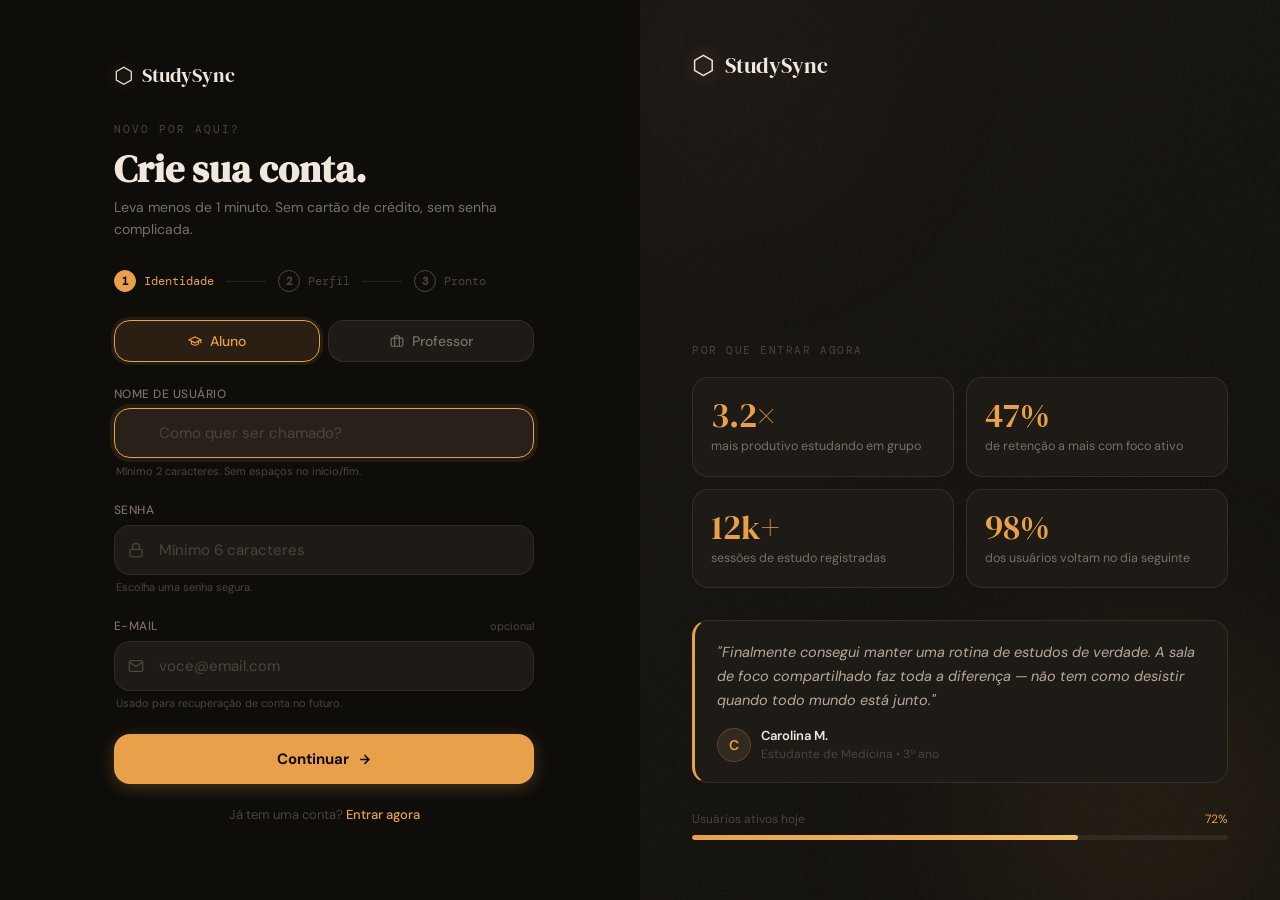
<file: static/html/signup-screen.html>
<!DOCTYPE html>
<html lang="pt-BR">
<head>
  <meta charset="UTF-8" />
  <meta name="viewport" content="width=device-width, initial-scale=1.0" />
  <title>StudySync — Criar conta</title>
  <link rel="preconnect" href="https://fonts.googleapis.com" />
  <link rel="preconnect" href="https://fonts.gstatic.com" crossorigin />
  <link href="https://fonts.googleapis.com/css2?family=DM+Serif+Display:ital@0;1&family=DM+Mono:ital,wght@0,300;0,400;0,500;1,300&family=DM+Sans:ital,opsz,wght@0,9..40,300;0,9..40,400;0,9..40,500;0,9..40,600;1,9..40,300&display=swap" rel="stylesheet" />
  <style>
    :root {
      --bg-0:   #0f0d0a;
      --bg-1:   #161310;
      --bg-2:   #1e1a15;
      --bg-3:   #27211a;
      --bg-4:   #322a21;
      --bg-5:   #3d342a;
      --accent:      #e8a04a;
      --accent-soft: rgba(232,160,74,.12);
      --accent-dim:  rgba(232,160,74,.08);
      --terracotta: #c96a4a;
      --sage:       #7a9e7e;
      --text-0: #f0e8de;
      --text-1: #b8a89a;
      --text-2: #7a6e65;
      --text-3: #4d433c;
      --border:        rgba(255,220,170,.1);
      --border-warm:   rgba(232,160,74,.22);
      --border-subtle: rgba(255,220,170,.04);
      --font-display: 'DM Serif Display', Georgia, serif;
      --font-body:    'DM Sans', system-ui, sans-serif;
      --font-mono:    'DM Mono', 'Courier New', monospace;
      --radius-sm: 8px;
      --radius-md: 16px;
      --radius-lg: 24px;
      --ease-out:   cubic-bezier(.16,1,.3,1);
      --ease-spring: cubic-bezier(.34,1.56,.64,1);
      --t-fast: .12s;
      --t-base: .22s;
    }

    *, *::before, *::after { box-sizing: border-box; margin: 0; padding: 0; }

    html, body {
      height: 100%;
      font-family: var(--font-body);
      background: var(--bg-0);
      color: var(--text-0);
      overflow: hidden;
      -webkit-font-smoothing: antialiased;
    }


    #screen-signup {
      position: fixed; inset: 0;
      display: flex;
      opacity: 0;
      background: var(--bg-0);
      animation: screenIn .6s var(--ease-out) forwards;
      z-index: 1000;
    }
    @keyframes screenIn {
      from { opacity: 0; transform: scale(1.02); filter: blur(10px); }
      to   { opacity: 1; }
    }

    .signup-panel-left {
      width: 50%;
      display: flex; 
      align-items: center;
      justify-content: center;
      background: var(--bg-0);
      padding: 40px 40px 40px 48px;
      overflow-y: hidden;
      z-index: 2;
    }

    .signup-form-card {
      width: 100%;
      max-width: 420px;
      padding: 8px 0 24px;
      opacity: 0;
      animation: fadeUp .5s var(--ease-out) .25s forwards;
    }

    
    .signup-logo {
      display: flex;
      align-items: center;
      gap: 9px;
      margin-bottom: 32px;
    }
    .signup-logo-icon { font-size: 22px; filter: drop-shadow(0 0 7px rgba(232,160,74,.45)); }
    .signup-logo-text {
      font-family: var(--font-display);
      font-size: 20px;
      color: var(--text-0);
    }

    .signup-form-eyebrow {
      font-family: var(--font-mono);
      font-size: 11px;
      letter-spacing: .18em;
      text-transform: uppercase;
      color: var(--text-3);
      margin-bottom: 14px;
    }
    .signup-form-title {
      font-family: var(--font-display);
      font-size: 38px;
      line-height: 1.05;
      color: var(--text-0);
      margin-bottom: 6px;
    }
    .signup-form-desc {
      font-size: 14px;
      color: var(--text-2);
      margin-bottom: 30px;
      line-height: 1.6;
    }

    
    .signup-steps {
      display: flex;
      align-items: center; 
      gap: 0;
      margin-bottom: 28px;
    }
    .signup-step {
      display: flex;
      align-items: center;
      gap: 8px;
      font-size: 12px;
      color: var(--text-3);
      font-family: var(--font-mono);
    }
    .signup-step.active { color: var(--accent); }
    .signup-step.done   { color: var(--sage); }
    .signup-step-num {
      width: 22px; height: 22px;
      border-radius: 50%;
      border: 1.5px solid currentColor;
      display: flex; align-items: center; justify-content: center;
      font-size: 11px;
      font-weight: 600;
      flex-shrink: 0;
      transition: all var(--t-base);
    }
    .signup-step.active .signup-step-num {
      background: var(--accent);
      border-color: var(--accent);
      color: var(--bg-0);
    }
    .signup-step.done .signup-step-num {
      background: var(--sage);
      border-color: var(--sage);
      color: var(--bg-0);
    }
    .signup-step-line {
      flex: 1;
      height: 1px;
      background: var(--border);
      margin: 0 12px;
      max-width: 40px;
    }
    .signup-step-line.done { background: var(--sage); }

    
    .signup-field { margin-bottom: 22px; }
    .signup-label {
      display: flex;
      align-items: center;
      justify-content: space-between;
      font-size: 12px;
      font-weight: 500;
      letter-spacing: .04em;
      text-transform: uppercase;
      color: var(--text-2);
      margin-bottom: 7px;
    }
    .signup-label-hint { 
      font-size: 11px;
      color: var(--text-3);
      text-transform: none;
      letter-spacing: 0;
      font-weight: 400;
    }
    .signup-input-wrap { position: relative; }
    .signup-input-icon {
      position: absolute;
      left: 14px; top: 50%;
      transform: translateY(-50%);
      color: var(--text-3);
      pointer-events: none;
      transition: color var(--t-base);
    }
    .signup-input-wrap:focus-within .signup-input-icon { color: var(--accent); }
    .signup-input {
      width: 100%;
      background: var(--bg-2);
      border: 1px solid var(--border);
      border-radius: var(--radius-md);
      padding: 14px 14px 14px 44px;
      font-family: var(--font-body);
      font-size: 15px;
      color: var(--text-0);
      outline: none;
      transition: all var(--t-base) var(--ease-out);
      border-color: rgba(255,220,170,.08);
    }
    .signup-input::placeholder { color: var(--text-3); }
    .signup-input:focus {
      border-color: var(--accent);
      background: var(--bg-3); 
      box-shadow: 0 0 0 4px rgba(232,160,74,.1);
      transform: translateY(-1px);
    }
    .signup-input.error {
      border-color: rgba(192,57,43,.5);
      box-shadow: 0 0 0 3px rgba(192,57,43,.1);
    }
    .signup-input.valid {
      border-color: rgba(122,158,126,.4);
    }

    .signup-field-hint {
      font-size: 11px;
      margin-top: 5px;
      padding-left: 2px;
      color: var(--text-3);
      min-height: 16px;
      transition: color var(--t-fast);
    }
    .signup-field-hint.error { color: #e07060; }
    .signup-field-hint.ok    { color: var(--sage); }

    .signup-input-check {
      position: absolute;
      right: 13px; top: 50%;
      transform: translateY(-50%);
      color: var(--sage);
      opacity: 0;
      transition: opacity var(--t-base);
      pointer-events: none;
    }
    .signup-input.valid ~ .signup-input-check { opacity: 1; }

    
    .signup-avatar-row {
      display: flex;
      gap: 10px;
      flex-wrap: wrap;
      margin-top: 4px;
    }
    .signup-avatar-opt {
      width: 46px; height: 46px;
      border-radius: 14px;
      border: 1px solid var(--border);
      background: var(--bg-3);
      display: flex; align-items: center; justify-content: center;
      font-size: 22px;
      cursor: pointer;
      transition: all var(--t-base) var(--ease-spring);
    }
    .signup-avatar-opt:hover {
      border-color: var(--border-warm);
      transform: translateY(-3px);
      background: var(--bg-4);
    }
    .signup-avatar-opt.selected {
      border-color: var(--accent);
      box-shadow: 0 0 0 3px rgba(232,160,74,.18);
    }

    .signup-row {
      display: grid;
      grid-template-columns: 1fr 1fr;
      gap: 12px;
    }

    .signup-role-tabs {
      display: flex;
      gap: 8px;
      margin-bottom: 24px;
    }
    .signup-role-tab {
      flex: 1;
      display: flex;
      align-items: center;
      justify-content: center;
      gap: 8px;
      padding: 11px 14px;
      background: var(--bg-2);
      border: 1.5px solid var(--border);
      border-radius: var(--radius-md);
      font-family: var(--font-body);
      font-size: 14px;
      font-weight: 500;
      color: var(--text-2);
      cursor: pointer;
      transition: all var(--t-base);
      user-select: none;
    }
    .signup-role-tab:hover {
      border-color: var(--border-warm);
      color: var(--text-1);
      background: var(--bg-3);
    }
    .signup-role-tab.active {
      border-color: var(--accent);
      background: var(--accent-soft);
      color: var(--accent);
      box-shadow: 0 0 0 3px rgba(232,160,74,.1);
    }


    .signup-btn {
      width: 100%;
      margin-top: 6px;
      padding: 15px 20px;
      font-family: var(--font-body);
      font-size: 15px;
      font-weight: 700;
      color: var(--bg-0);
      background: var(--accent);
      border: none;
      border-radius: var(--radius-md);
      cursor: pointer;
      display: flex;
      align-items: center;
      justify-content: center;
      gap: 8px;
      position: relative;
      box-shadow: 0 4px 16px rgba(232,160,74,.25);
      transition: all var(--t-base) var(--ease-out);
    }
    .signup-btn::after {
      content: '';
      position: absolute;
      inset: 0;
      border-radius: var(--radius-md);
      pointer-events: none;
    }
    .signup-btn:hover:not(:disabled) {
      transform: translateY(-3px);
      box-shadow: 0 12px 32px rgba(232,160,74,.4);
      filter: brightness(1.1);
    }
    .signup-btn:disabled { opacity: .5; cursor: not-allowed; }

    .signup-btn-spinner {
      width: 16px; height: 16px;
      border: 2px solid var(--bg-0);
      border-top-color: transparent;
      border-radius: 50%;
      animation: spin .7s linear infinite;
      display: none;
    }
    .signup-btn.loading .signup-btn-spinner { display: block; }
    .signup-btn.loading .signup-btn-label { opacity: 0; position: absolute; }
    @keyframes spin { to { transform: rotate(360deg); } }

  
    .signup-error {
      display: none;
      align-items: center;
      gap: 8px;
      font-size: 13px;
      color: #e07060;
      background: rgba(192,57,43,.1);
      border: 1px solid rgba(192,57,43,.25);
      border-radius: var(--radius-sm);
      padding: 10px 14px;
      margin-top: 12px;
      animation: fadeUp .2s var(--ease-out);
    }
    .signup-error.visible { display: flex; }

  
    .signup-success {
      display: none;
      flex-direction: column;
      align-items: center;
      text-align: center;
      gap: 14px;
      padding: 24px 0 8px;
    }
    .signup-success.visible { display: flex; }
    .signup-success-icon {
      width: 60px; height: 60px;
      border-radius: 50%;
      background: rgba(122,158,126,.15);
      border: 1.5px solid rgba(122,158,126,.3);
      display: flex; align-items: center; justify-content: center;
      font-size: 28px;
      animation: popIn .4s var(--ease-spring);
    }
    @keyframes popIn {
      from { transform: scale(.5); opacity: 0; }
      to   { transform: scale(1);  opacity: 1; }
    }
    .signup-success h3 {
      font-family: var(--font-display);
      font-size: 22px;
      color: var(--text-0);
    }
    .signup-success p { font-size: 14px; color: var(--text-2); line-height: 1.6; }

    .signup-footer {
      margin-top: 22px;
      text-align: center;
      font-size: 13px;
      color: var(--text-3);
    }
    .signup-footer a {
      color: var(--accent);
      text-decoration: none;
      font-weight: 500;
    }
    .signup-footer a:hover { text-decoration: underline; }

    /* ══ RIGHT — decorative panel ══ */
    .signup-panel-right {
      width: 50%;
      background: linear-gradient(135deg, var(--bg-1) 0%, var(--bg-0) 100%);

      position: relative;
      overflow: hidden;
    }


    .signup-panel-right::before {
      content: '';
      position: absolute; inset: 0;
      background-image: url("data:image/svg+xml,%3Csvg viewBox='0 0 256 256' xmlns='http://www.w3.org/2000/svg'%3E%3Cfilter id='noise'%3E%3CfeTurbulence type='fractalNoise' baseFrequency='0.9' numOctaves='4' stitchTiles='stitch'/%3E%3C/filter%3E%3Crect width='100%25' height='100%25' filter='url(%23noise)' opacity='0.04'/%3E%3C/svg%3E");
      pointer-events: none; z-index: 1;
    }

    .signup-glow {
      position: absolute;
      border-radius: 50%;
      filter: blur(90px);
      pointer-events: none;
    }
    .signup-glow-1 {
      width: 500px; height: 500px;
      bottom: -160px; right: -120px;
      background: radial-gradient(circle, rgba(232,160,74,.14) 0%, transparent 70%);
      animation: glowDrift 10s ease-in-out infinite alternate;
    }
    .signup-glow-2 {
      width: 320px; height: 320px;
      top: -80px; left: -60px;
      background: radial-gradient(circle, rgba(201,106,74,.1) 0%, transparent 70%);
      animation: glowDrift 14s ease-in-out infinite alternate-reverse;
    }
    @keyframes glowDrift {
      from { transform: translate(0,0) scale(1); }
      to   { transform: translate(25px,18px) scale(1.07); }
    }

    .signup-panel-right-inner {
      position: relative; z-index: 2;
      height: 100%;
      display: flex;
      flex-direction: column; 
      padding: 48px 52px;
    }


    .signup-right-logo {
      display: flex;
      align-items: center;
      gap: 10px;
    }
    .signup-right-logo-icon { font-size: 26px; filter: drop-shadow(0 0 8px rgba(232,160,74,.5)); }
    .signup-right-logo-text {
      font-family: var(--font-display);
      font-size: 22px;
      color: var(--text-0);
    }


    [id^="signup-step-"] {
        animation: stepFade .4s var(--ease-out);
    }
    @keyframes stepFade {
        from { opacity: 0; transform: translateX(10px); }
        to { opacity: 1; transform: translateX(0); }
    }



    .signup-stats-area {
      margin-top: auto;
      padding-bottom: 12px;
    }

    .signup-section-label {
      font-family: var(--font-mono);
      font-size: 11px;
      letter-spacing: .14em;
      text-transform: uppercase;
      color: var(--text-3);
      margin-bottom: 20px;
      opacity: 0;
      animation: fadeUp .4s var(--ease-out) .5s forwards;
    }

    .signup-stat-cards {
      display: grid;
      grid-template-columns: 1fr 1fr;
      gap: 12px;
      margin-bottom: 32px;
      opacity: 0;
      animation: fadeUp .4s var(--ease-out) .62s forwards;
    }

    .signup-stat-card {
      background: var(--bg-2);
      border: 1px solid var(--border);
      border-radius: var(--radius-md);
      padding: 20px 18px;
      transition: border-color var(--t-base), transform var(--t-fast);
    }
    .signup-stat-card:hover {
      border-color: var(--border-warm);
      transform: translateY(-2px);
    }
    .signup-stat-num {
      font-family: var(--font-display);
      font-size: 34px;
      color: var(--accent);
      line-height: 1;
      margin-bottom: 6px;
    }
    .signup-stat-label {
      font-size: 12.5px;
      color: var(--text-2);
      line-height: 1.4;
    }


    .signup-testimonial {
      background: var(--bg-2);
      border: 1px solid var(--border);
      border-left: 3px solid var(--accent);
      border-radius: var(--radius-md);
      padding: 20px 22px;
      opacity: 0;
      animation: fadeUp .4s var(--ease-out) .76s forwards;
    }
    .signup-testimonial-text {
      font-size: 14.5px;
      line-height: 1.65;
      color: var(--text-1);
      font-style: italic;
      margin-bottom: 14px;
    }
    .signup-testimonial-author {
      display: flex;
      align-items: center;
      gap: 10px;
    }
    .signup-author-avatar {
      width: 34px; height: 34px;
      border-radius: 50%;
      background: var(--bg-4);
      border: 1.5px solid var(--border-warm);
      display: flex; align-items: center; justify-content: center;
      font-size: 14px; font-weight: 600;
      color: var(--accent);
      flex-shrink: 0;
    }
    .signup-author-info { display: flex; flex-direction: column; gap: 2px; }
    .signup-author-name { font-size: 13px; font-weight: 600; color: var(--text-0); }
    .signup-author-role { font-size: 12px; color: var(--text-3); }


    .signup-progress-showcase {
      margin-top: 28px;
      opacity: 0;
      animation: fadeUp .4s var(--ease-out) .88s forwards;
    }
    .signup-progress-label {
      display: flex;
      justify-content: space-between;
      font-size: 12px;
      color: var(--text-3);
      margin-bottom: 8px;
    }
    .signup-progress-label span:last-child { color: var(--accent); }
    .signup-progress-track {
      height: 5px;
      background: var(--bg-4);
      border-radius: 100px;
      overflow: hidden;
    }
    .signup-progress-fill {
      height: 100%;
      background: linear-gradient(90deg, var(--accent) 0%, #f0c070 100%);
      border-radius: 100px;
      width: 0%;
      animation: fillBar 1.2s var(--ease-out) 1.1s forwards;
    }
    @keyframes fillBar { to { width: 72%; } }

    @keyframes fadeUp {
      from { opacity: 0; transform: translateY(14px); }
      to   { opacity: 1; transform: translateY(0); }
    }

    @media (max-width: 600px) {
      #screen-signup { flex-direction: column; overflow-y: auto; position: relative; }
      .signup-panel-right { display: none; }
      .signup-panel-left { width: 100%; padding: 36px 24px 60px; }
      .signup-row { grid-template-columns: 1fr; }
    }
  </style>
</head>
<body>


<div id="screen-signup" class="screen active">

  <div class="signup-panel-left">
    <div class="signup-form-card">

   
      <div class="signup-logo">
        <span class="signup-logo-icon">⬡</span>
        <span class="signup-logo-text">StudySync</span>
      </div>


      <p class="signup-form-eyebrow">Novo por aqui?</p>
      <h2 class="signup-form-title">Crie sua conta.</h2>
      <p class="signup-form-desc">
        Leva menos de 1 minuto. Sem cartão de crédito, sem senha complicada.
      </p>

     
      <div class="signup-steps">
        <div class="signup-step active" id="step-ind-1">
          <div class="signup-step-num">1</div>
          <span>Identidade</span>
        </div>
        <div class="signup-step-line" id="step-line-1"></div>
        <div class="signup-step" id="step-ind-2">
          <div class="signup-step-num">2</div>
          <span>Perfil</span>
        </div>
        <div class="signup-step-line" id="step-line-2"></div>
        <div class="signup-step" id="step-ind-3">
          <div class="signup-step-num">3</div>
          <span>Pronto</span>
        </div>
      </div>

      <div id="signup-step-1">

        <div class="signup-role-tabs">
          <button class="signup-role-tab active" id="tab-aluno" onclick="setRole('aluno')">
            <svg width="14" height="14" viewBox="0 0 24 24" fill="none" stroke="currentColor" stroke-width="2"><path d="M22 10v6M2 10l10-5 10 5-10 5z"/><path d="M6 12v5c3 3 9 3 12 0v-5"/></svg>
            Aluno
          </button>
          <button class="signup-role-tab" id="tab-professor" onclick="setRole('professor')">
            <svg width="14" height="14" viewBox="0 0 24 24" fill="none" stroke="currentColor" stroke-width="2"><rect x="2" y="7" width="20" height="14" rx="2"/><path d="M16 21V5a2 2 0 00-2-2h-4a2 2 0 00-2 2v16"/></svg>
            Professor
          </button>
        </div>

        <div class="signup-field">
          <label class="signup-label" for="signup-username">
            Nome de usuário
          </label>
          <div class="signup-input-wrap">
            <svg class="signup-input-icon" width="16" height="16" viewBox="0 0 24 24" fill="none" stroke="currentColor" stroke-width="2">
              <path d="M20 21v-2a4 4 0 00-4-4H8a4 4 0 00-4 4v2"/><circle cx="12" cy="7" r="4"/>
            </svg>
            <input
              id="signup-username"
              class="signup-input"
              type="text"
              placeholder="Como quer ser chamado?"
              autocomplete="off"
              maxlength="40"
              oninput="validateUsername()"
              onkeydown="if(event.key==='Enter') goStep2()"
            />
            <svg class="signup-input-check" width="15" height="15" viewBox="0 0 24 24" fill="none" stroke="currentColor" stroke-width="2.5">
              <polyline points="20 6 9 17 4 12"/>
            </svg>
          </div>
          <p class="signup-field-hint" id="hint-username">Mínimo 2 caracteres. Sem espaços no início/fim.</p>
        </div>

        <div class="signup-field">
          <label class="signup-label" for="signup-password">
            Senha
          </label>
          <div class="signup-input-wrap">
            <svg class="signup-input-icon" width="16" height="16" viewBox="0 0 24 24" fill="none" stroke="currentColor" stroke-width="2">
              <rect x="3" y="11" width="18" height="11" rx="2" ry="2"/><path d="M7 11V7a5 5 0 0110 0v4"/>
            </svg>
            <input
              id="signup-password"
              class="signup-input"
              type="password"
              placeholder="Mínimo 6 caracteres"
              oninput="validatePassword()"
              onkeydown="if(event.key==='Enter') goStep2()"
            />
            <svg class="signup-input-check" width="15" height="15" viewBox="0 0 24 24" fill="none" stroke="currentColor" stroke-width="2.5">
              <polyline points="20 6 9 17 4 12"/>
            </svg>
          </div>
          <p class="signup-field-hint" id="hint-password">Escolha uma senha segura.</p>
        </div>

        <div class="signup-field">
          <label class="signup-label" for="signup-email">
            E-mail
            <span class="signup-label-hint">opcional</span>
          </label>
          <div class="signup-input-wrap">
            <svg class="signup-input-icon" width="16" height="16" viewBox="0 0 24 24" fill="none" stroke="currentColor" stroke-width="2">
              <path d="M4 4h16c1.1 0 2 .9 2 2v12c0 1.1-.9 2-2 2H4c-1.1 0-2-.9-2-2V6c0-1.1.9-2 2-2z"/><polyline points="22,6 12,13 2,6"/>
            </svg>
            <input
              id="signup-email"
              class="signup-input"
              type="email"
              placeholder="voce@email.com"
              autocomplete="email"
              oninput="validateEmail()"
              onkeydown="if(event.key==='Enter') goStep2()"
            />
            <svg class="signup-input-check" width="15" height="15" viewBox="0 0 24 24" fill="none" stroke="currentColor" stroke-width="2.5">
              <polyline points="20 6 9 17 4 12"/>
            </svg>
          </div>
          <p class="signup-field-hint" id="hint-email">Usado para recuperação de conta no futuro.</p>
        </div>

        <button class="signup-btn" onclick="goStep2()">
          <span class="signup-btn-label">Continuar</span>
          <svg width="15" height="15" viewBox="0 0 24 24" fill="none" stroke="currentColor" stroke-width="2.5">
            <path d="M5 12h14M12 5l7 7-7 7"/>
          </svg>
        </button>

        <div class="signup-error" id="signup-error-1">
          <svg width="15" height="15" viewBox="0 0 24 24" fill="none" stroke="currentColor" stroke-width="2.5">
            <circle cx="12" cy="12" r="10"/><line x1="12" y1="8" x2="12" y2="12"/><line x1="12" y1="16" x2="12.01" y2="16"/>
          </svg>
          <span id="signup-error-1-text">Preencha os campos corretamente.</span>
        </div>

      </div>

      <div id="signup-step-2" style="display:none">

        <div class="signup-field">
          <label class="signup-label">Escolha seu avatar</label>
          <div class="signup-avatar-row" id="avatar-row">
            <div class="signup-avatar-opt selected" data-emoji="🦊" onclick="selectAvatar(this)">🦊</div>
            <div class="signup-avatar-opt" data-emoji="🐼" onclick="selectAvatar(this)">🐼</div>
            <div class="signup-avatar-opt" data-emoji="🦁" onclick="selectAvatar(this)">🦁</div>
            <div class="signup-avatar-opt" data-emoji="🐨" onclick="selectAvatar(this)">🐨</div>
            <div class="signup-avatar-opt" data-emoji="🦋" onclick="selectAvatar(this)">🦋</div>
            <div class="signup-avatar-opt" data-emoji="🐉" onclick="selectAvatar(this)">🐉</div>
            <div class="signup-avatar-opt" data-emoji="🦅" onclick="selectAvatar(this)">🦅</div>
            <div class="signup-avatar-opt" data-emoji="🌿" onclick="selectAvatar(this)">🌿</div>
          </div>
        </div>

        <div class="signup-row">
          <div class="signup-field">
            <label class="signup-label" id="area-label" for="signup-area">Área de estudo</label>
            <div class="signup-input-wrap">
              <svg class="signup-input-icon" width="16" height="16" viewBox="0 0 24 24" fill="none" stroke="currentColor" stroke-width="2">
                <path d="M2 3h6a4 4 0 014 4v14a3 3 0 00-3-3H2z"/><path d="M22 3h-6a4 4 0 00-4 4v14a3 3 0 013-3h7z"/>
              </svg>
              <input
                id="signup-area"
                class="signup-input"
                type="text"
                placeholder="Ex.: Direito, TI, Medicina…"
                maxlength="40"
                onkeydown="if(event.key==='Enter') goStep3()"
              />
            </div>
          </div>
          <div class="signup-field">
            <label class="signup-label" for="signup-goal">
              Meta diária
              <span class="signup-label-hint">min</span>
            </label>
            <div class="signup-input-wrap">
              <svg class="signup-input-icon" width="16" height="16" viewBox="0 0 24 24" fill="none" stroke="currentColor" stroke-width="2">
                <circle cx="12" cy="12" r="10"/><polyline points="12 6 12 12 16 14"/>
              </svg>
              <input
                id="signup-goal"
                class="signup-input"
                type="number"
                placeholder="60"
                min="10" max="720"
                style="padding-left:42px"
                onkeydown="if(event.key==='Enter') goStep3()"
              />
            </div>
          </div>
        </div>

        <div class="signup-field">
          <label class="signup-label" for="signup-bio">
            Bio
            <span class="signup-label-hint">opcional</span>
          </label>
          <div class="signup-input-wrap">
            <textarea
              id="signup-bio"
              class="signup-input"
              placeholder="Fale um pouco sobre você e seus objetivos…"
              rows="3"
              maxlength="160"
              style="padding-left: 14px; resize: none; height: auto;"
            ></textarea>
          </div>
          <p class="signup-field-hint" id="hint-bio">0 / 160 caracteres</p>
        </div>

        <div style="display:flex; gap:10px; margin-top:4px">
          <button class="signup-btn" style="background:var(--bg-3); color:var(--text-1); box-shadow:none; flex:0 0 auto; width:auto; padding:14px 20px;"
            onclick="backStep1()">
            ← Voltar
          </button>
          <button class="signup-btn" style="flex:1" onclick="goStep3()">
            <span class="signup-btn-spinner"></span>
            <span class="signup-btn-label">Criar minha conta</span>
            <svg width="15" height="15" viewBox="0 0 24 24" fill="none" stroke="currentColor" stroke-width="2.5">
              <polyline points="20 6 9 17 4 12"/>
            </svg>
          </button>
        </div>

        <div class="signup-error" id="signup-error-2">
          <svg width="15" height="15" viewBox="0 0 24 24" fill="none" stroke="currentColor" stroke-width="2.5">
            <circle cx="12" cy="12" r="10"/><line x1="12" y1="8" x2="12" y2="12"/><line x1="12" y1="16" x2="12.01" y2="16"/>
          </svg>
          <span id="signup-error-2-text">Ocorreu um erro. Tente novamente.</span>
        </div>

      </div>

      <div id="signup-step-3" style="display:none">
        <div class="signup-success visible">
          <div class="signup-success-icon">✓</div>
          <h3 id="signup-success-title">Bem-vindo, !</h3>
          <p>Sua conta foi criada com sucesso.<br>Você já pode entrar nas salas de estudo.</p>
          <button class="signup-btn" style="margin-top:8px" onclick="enterApp()">
            <span class="signup-btn-label">Entrar na plataforma</span>
            <svg width="15" height="15" viewBox="0 0 24 24" fill="none" stroke="currentColor" stroke-width="2.5">
              <path d="M5 12h14M12 5l7 7-7 7"/>
            </svg>
          </button>
        </div>
      </div>

      
      <p class="signup-footer" id="signup-footer-link">
        Já tem uma conta? <a href="#" onclick="goToLogin(); return false;">Entrar agora</a>
      </p>

    </div>
  </div>


  <div class="signup-panel-right">
    <div class="signup-glow signup-glow-1"></div>
    <div class="signup-glow signup-glow-2"></div>

    <div class="signup-panel-right-inner">

      <div class="signup-right-logo">
        <span class="signup-right-logo-icon">⬡</span>
        <span class="signup-right-logo-text">StudySync</span>
      </div>

      <div class="signup-stats-area">

        <p class="signup-section-label">Por que entrar agora</p>

        <div class="signup-stat-cards">
          <div class="signup-stat-card">
            <div class="signup-stat-num">3.2×</div>
            <div class="signup-stat-label">mais produtivo estudando em grupo</div>
          </div>
          <div class="signup-stat-card">
            <div class="signup-stat-num">47%</div>
            <div class="signup-stat-label">de retenção a mais com foco ativo</div>
          </div>
          <div class="signup-stat-card">
            <div class="signup-stat-num">12k+</div>
            <div class="signup-stat-label">sessões de estudo registradas</div>
          </div>
          <div class="signup-stat-card">
            <div class="signup-stat-num">98%</div>
            <div class="signup-stat-label">dos usuários voltam no dia seguinte</div>
          </div>
        </div>


        <div class="signup-testimonial">
          <p class="signup-testimonial-text">
            "Finalmente consegui manter uma rotina de estudos de verdade.
            A sala de foco compartilhado faz toda a diferença — não tem como
            desistir quando todo mundo está junto."
          </p>
          <div class="signup-testimonial-author">
            <div class="signup-author-avatar">C</div>
            <div class="signup-author-info">
              <span class="signup-author-name">Carolina M.</span>
              <span class="signup-author-role">Estudante de Medicina • 3º ano</span>
            </div>
          </div>
        </div>

        <div class="signup-progress-showcase">
          <div class="signup-progress-label">
            <span>Usuários ativos hoje</span>
            <span>72%</span>
          </div>
          <div class="signup-progress-track">
            <div class="signup-progress-fill"></div>
          </div>
        </div>

      </div>
    </div>
  </div>
</div>

<script>

const state = { username: '', password: '', email: '', avatar: '🦊', area: '', goal: 60, bio: '', role: 'aluno' };


function validateUsername() {
  const input = document.getElementById('signup-username');
  const hint  = document.getElementById('hint-username');
  const val   = input.value.trim();
  if (val.length === 0) {
    input.classList.remove('valid', 'error');
    hint.textContent = 'Mínimo 2 caracteres. Sem espaços no início/fim.';
    hint.className = 'signup-field-hint';
    return false;
  }
  if (val.length < 2) {
    input.classList.add('error'); input.classList.remove('valid');
    hint.textContent = 'Nome muito curto.';
    hint.className = 'signup-field-hint error';
    return false;
  }
  input.classList.add('valid'); input.classList.remove('error');
  hint.textContent = '✓ Nome disponível';
  hint.className = 'signup-field-hint ok';
  return true;
}

function validatePassword() {
  const input = document.getElementById('signup-password');
  const hint  = document.getElementById('hint-password');
  const val   = input.value;
  if (val.length === 0) {
    input.classList.remove('valid', 'error');
    hint.textContent = 'Escolha uma senha segura.';
    hint.className = 'signup-field-hint';
    return false;
  }
  if (val.length < 6) {
    input.classList.add('error'); input.classList.remove('valid');
    hint.textContent = 'Senha muito curta (mín. 6).';
    hint.className = 'signup-field-hint error';
    return false;
  }
  input.classList.add('valid'); input.classList.remove('error');
  hint.textContent = '✓ Senha válida';
  hint.className = 'signup-field-hint ok';
  return true;
}

function validateEmail() {
  const input = document.getElementById('signup-email');
  const hint  = document.getElementById('hint-email');
  const val   = input.value.trim();
  if (val === '') {
    input.classList.remove('valid', 'error');
    hint.textContent = 'Usado para recuperação de conta no futuro.';
    hint.className = 'signup-field-hint';
    return true; // opcional
  }
  const ok = /^[^\s@]+@[^\s@]+\.[^\s@]+$/.test(val);
  input.classList.toggle('valid', ok);
  input.classList.toggle('error', !ok);
  hint.textContent = ok ? '✓ E-mail válido' : 'Formato inválido. Ex.: voce@email.com';
  hint.className = 'signup-field-hint ' + (ok ? 'ok' : 'error');
  return ok;
}


document.addEventListener('DOMContentLoaded', () => {
  const bio  = document.getElementById('signup-bio');
  const hint = document.getElementById('hint-bio');
  bio?.addEventListener('input', () => {
    hint.textContent = `${bio.value.length} / 160 caracteres`;
  });
  document.getElementById('signup-username')?.focus();
});


function setStep(n) {
  [1,2,3].forEach(i => {
    document.getElementById(`signup-step-${i}`).style.display = i === n ? '' : 'none';
  });

  [1,2,3].forEach(i => {
    const el = document.getElementById(`step-ind-${i}`);
    el.classList.remove('active', 'done');
    if (i < n)  el.classList.add('done');
    if (i === n) el.classList.add('active');
    
    if (i < n) el.querySelector('.signup-step-num').textContent = '✓';
  });

  [1,2].forEach(i => {
    const line = document.getElementById(`step-line-${i}`);
    line.classList.toggle('done', i < n);
  });

  document.getElementById('signup-footer-link').style.display = n === 3 ? 'none' : '';
}

function goStep2() {
  const usernameOk = validateUsername();
  const passwordOk = validatePassword();
  const emailOk    = validateEmail();
  const err = document.getElementById('signup-error-1');
  const errTxt = document.getElementById('signup-error-1-text');

  if (!usernameOk || !passwordOk) {
    err.classList.add('visible');
    errTxt.textContent = 'Preencha o nome e a senha corretamente.';
    return;
  }
  err.classList.remove('visible');
  state.username = document.getElementById('signup-username').value.trim();
  state.password = document.getElementById('signup-password').value;
  state.email    = document.getElementById('signup-email').value.trim();
  setStep(2);
}

function setRole(r) {
  state.role = r;
  document.getElementById('tab-aluno').classList.toggle('active', r === 'aluno');
  document.getElementById('tab-professor').classList.toggle('active', r === 'professor');
  const lbl = document.getElementById('area-label');
  if (lbl) lbl.textContent = r === 'professor' ? 'Área de ensino' : 'Área de estudo';
}

function backStep1() {
  setStep(1);
  setTimeout(() => document.getElementById('signup-username').focus(), 100);
}

function selectAvatar(el) {
  document.querySelectorAll('.signup-avatar-opt').forEach(o => o.classList.remove('selected'));
  el.classList.add('selected');
  state.avatar = el.dataset.emoji;
}

async function goStep3() {
  state.area = document.getElementById('signup-area').value.trim();
  state.goal = parseInt(document.getElementById('signup-goal').value) || 60;
  state.bio  = document.getElementById('signup-bio').value.trim();

  const btn = document.querySelector('#signup-step-2 .signup-btn:last-of-type');
  const err = document.getElementById('signup-error-2');
  const errTxt = document.getElementById('signup-error-2-text');

  btn.classList.add('loading'); btn.disabled = true;
  err.classList.remove('visible');

  try {
    const res = await fetch('/api/auth/register', {
      method: 'POST',
      headers: { 'Content-Type': 'application/json' },
      body: JSON.stringify({ 
        username: state.username,
        password: state.password,
        email: state.email,
        avatar: state.avatar,
        area: state.area,
        bio: state.bio,
        goal_minutes: state.goal,
        role: state.role
      })
    });

    if (!res.ok) {
      let errorMessage = 'Não foi possível criar a conta. Tente novamente.';
      try {
        const errorData = await res.json();
        errorMessage = errorData.detail || errorData.message || errorMessage;
        if (res.status === 409) errorMessage = 'Nome de usuário já está em uso.';
        if (res.status === 400) errorMessage = errorData.detail || 'Dados inválidos. Verifique os campos.';
        if (res.status === 500) errorMessage = 'Erro interno do servidor.';
      } catch (_) {}
      err.classList.add('visible');
      errTxt.textContent = errorMessage;
      return;
    }

    const data = await res.json();
    localStorage.setItem('studysync_user', JSON.stringify(data.user));
    document.getElementById('signup-success-title').textContent = `Bem-vindo, ${state.username}!`;
    setStep(3);

  } catch (e) {
    err.classList.add('visible');
    errTxt.textContent = 'Servidor indisponível. Verifique sua conexão.';
    console.error(e);
  } finally {
    btn.classList.remove('loading'); btn.disabled = false;
  }
}

function enterApp() {
 
  window.location.href = '/';
}

function goToLogin() {
  window.location.href = '/';
}
</script>

</body>
</html>
</file>
